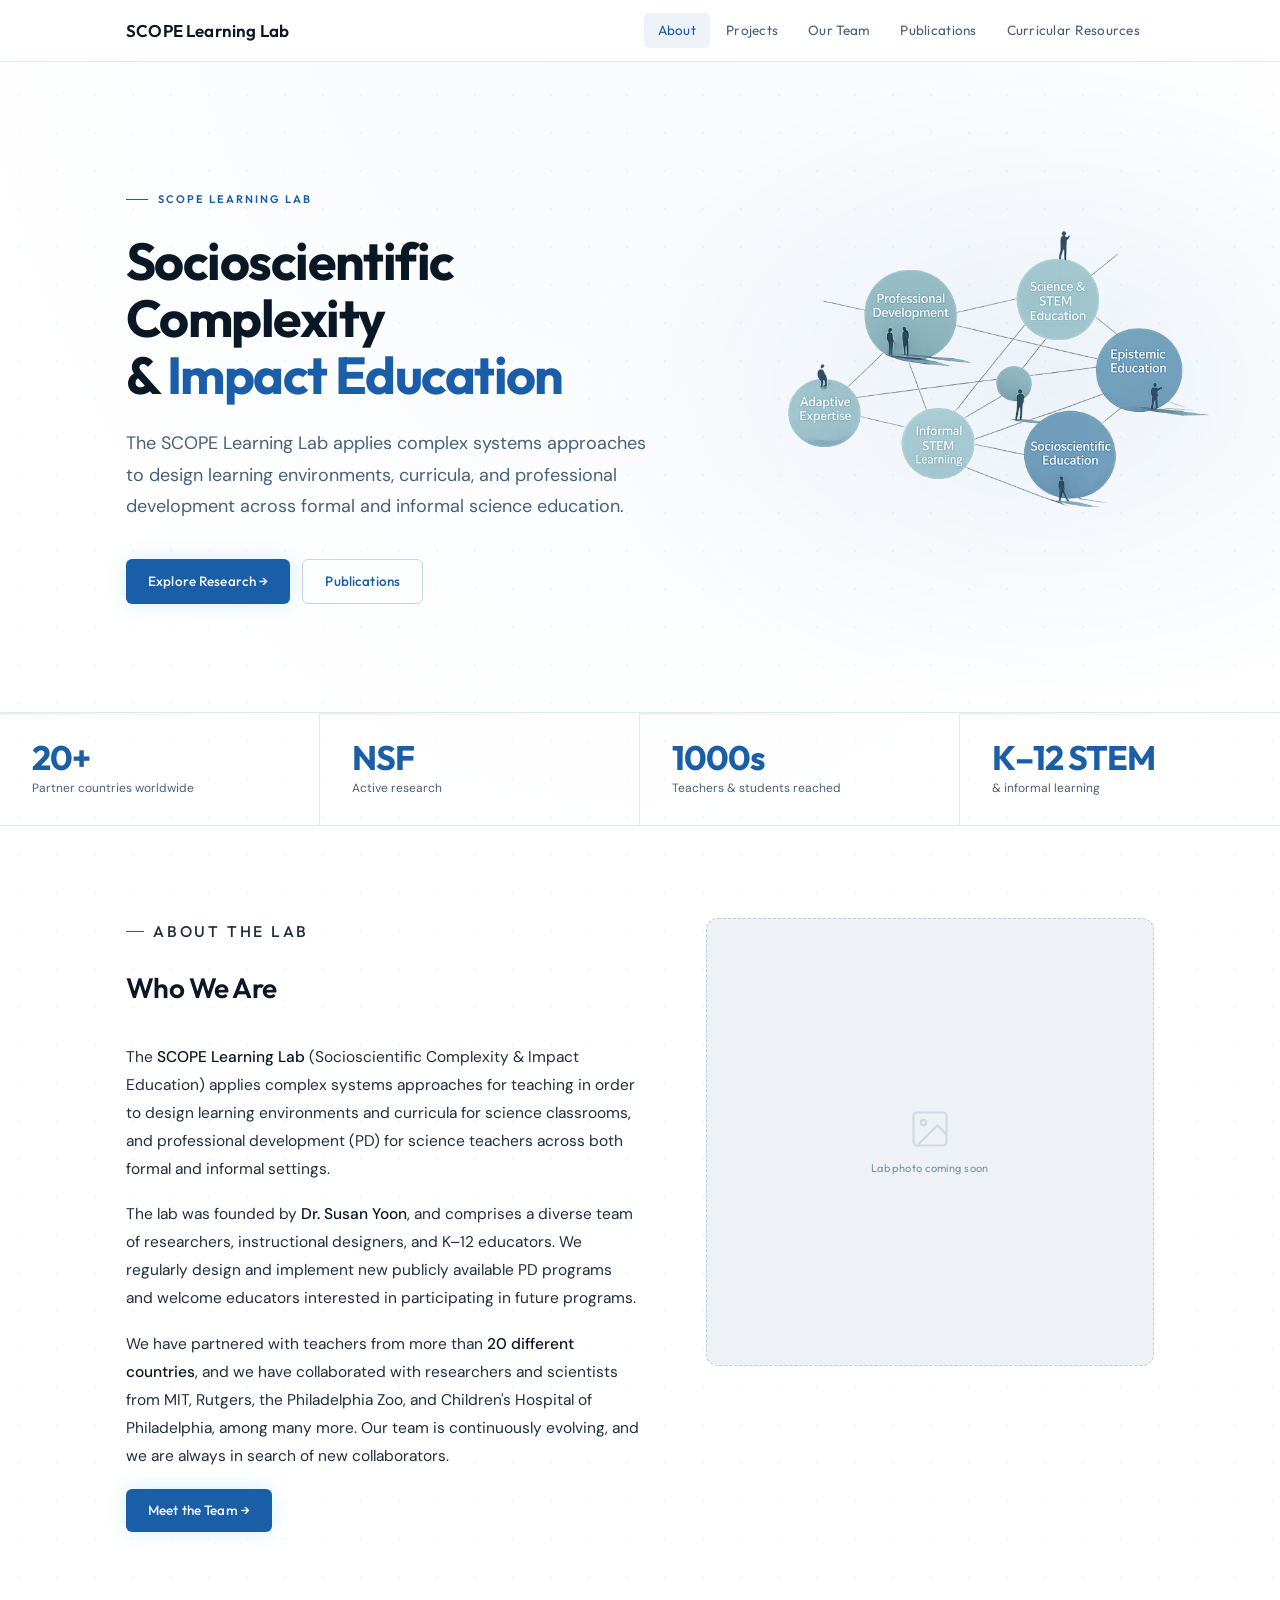
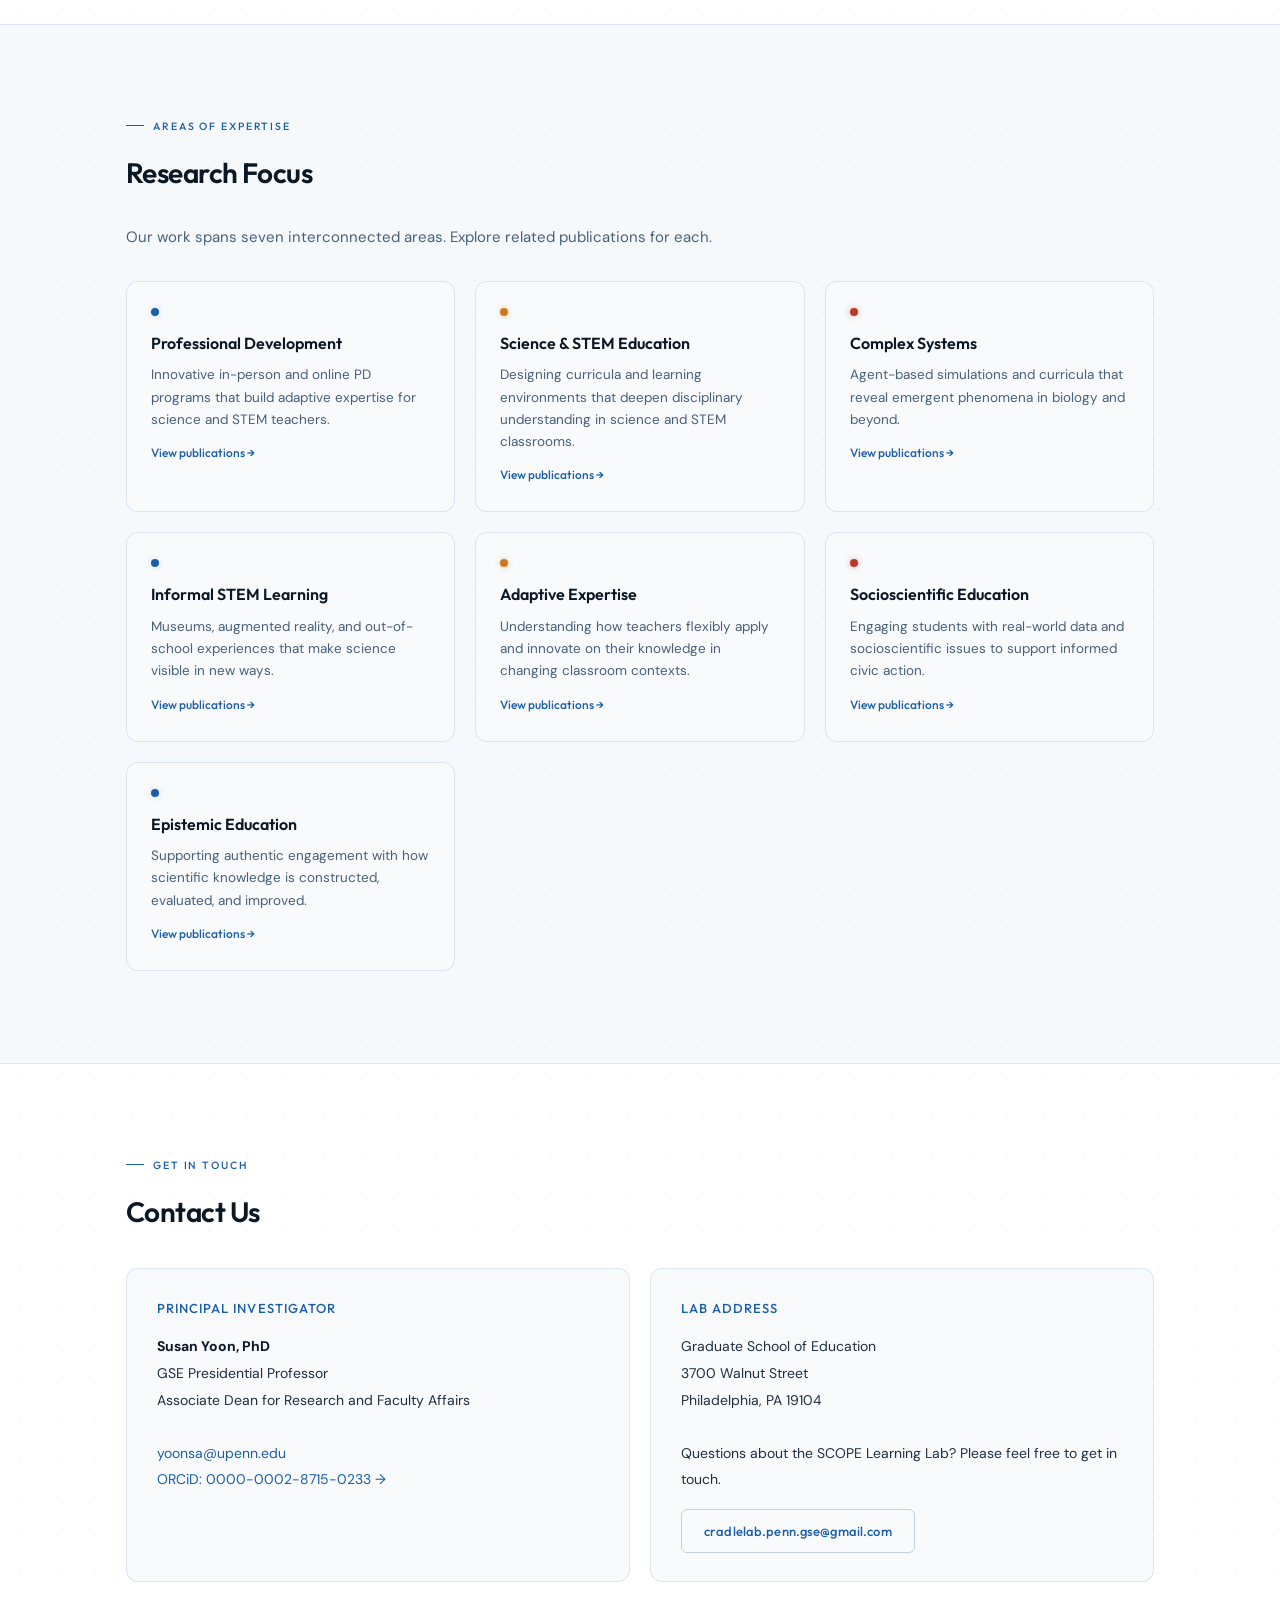
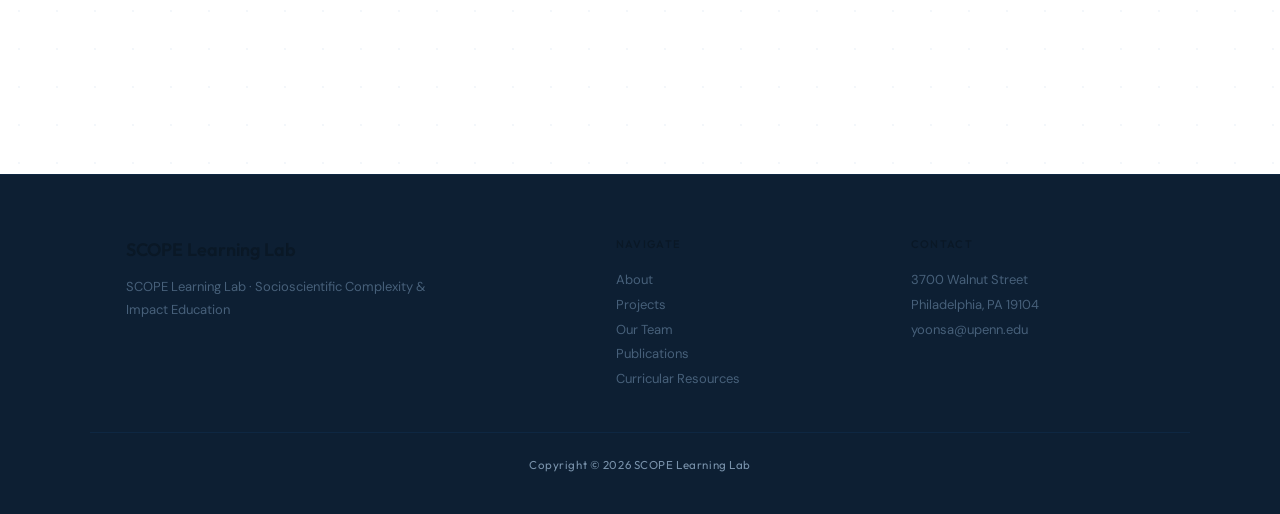
<file: index.html>
<!DOCTYPE html>
<html lang="en">
<head>
  <meta charset="UTF-8"/>
  <meta name="viewport" content="width=device-width, initial-scale=1.0"/>
  <title>SCOPE Learning Lab</title>
  <link rel="stylesheet" href="assets/css/style.css"/>
  <style>
    /* ---- HERO ---- */
    .hero {
      position: relative; overflow: hidden;
      padding: 128px 0 108px;
      min-height: 560px;
      display: flex; align-items: center;
      border-bottom: 1px solid var(--border);
      background:
        radial-gradient(ellipse 60% 80% at 82% 50%, rgba(26,94,168,0.07) 0%, transparent 62%);
    }
    /* Network image background */
    .hero-network {
      position: absolute; right: -3%; top: 50%; transform: translateY(-50%);
      width: 760px; max-width: 50vw; opacity: 0.97; pointer-events: none;
    }

    .hero .container { width: 100%; }
    .hero-content { position: relative; z-index: 2; max-width: 560px; }
    .hero-eyebrow {
      font-family: var(--font-display); font-size: 11px; font-weight: 600;
      letter-spacing: 0.18em; text-transform: uppercase; color: var(--cyan);
      margin-bottom: 24px; display: flex; align-items: center; gap: 10px;
    }
    .hero-eyebrow::before { content:''; width: 22px; height:1px; background: var(--cyan); }

    .hero h1 {
      font-family: var(--font-display); font-size: 52px; font-weight: 700;
      color: var(--text-bright); line-height: 1.1; letter-spacing: -0.03em;
    }
    .hero h1 .accent { color: var(--cyan); }
    .hero-sub {
      margin-top: 24px; font-size: 18px; font-weight: 400;
      color: var(--text-muted); line-height: 1.75; max-width: 520px;
    }
    .hero-actions { margin-top: 36px; display: flex; gap: 12px; flex-wrap: wrap; }

    /* ---- STATS ---- */
    .stats-row {
      display: grid; grid-template-columns: repeat(4,1fr);
      border-bottom: 1px solid var(--border);
    }
    .stat-cell {
      padding: 28px 32px; border-right: 1px solid var(--border);
      position: relative;
    }
    .stat-cell:last-child { border-right: none; }
    .stat-cell::before {
      content: ''; position: absolute; top: 0; left: 0; right: 0; height: 2px;
      background: linear-gradient(to right, var(--cyan-dim), transparent);
    }
    .stat-num {
      font-family: var(--font-display); font-size: 34px; font-weight: 700;
      color: var(--cyan); letter-spacing: -0.03em; line-height: 1;
    }
    .stat-label { font-size: 12px; color: var(--text-muted); margin-top: 5px; line-height: 1.4; }

    /* ---- ABOUT GRID ---- */
    .about-grid { display: grid; grid-template-columns: 1.15fr 1fr; gap: 64px; align-items: start; }
    .about-text p { color: var(--text); line-height: 1.8; margin-bottom: 18px; font-size: 15.5px; }
    .about-text p:last-child { margin-bottom: 0; }
    .about-text strong { color: var(--text-bright); font-weight: 500; }

    /* ---- RESEARCH AREAS ---- */
    .areas-grid { display: grid; grid-template-columns: repeat(3,1fr); gap: 20px; }
    .area-card {
      display: block; text-decoration: none;
      background: var(--panel); border: 1px solid var(--border);
      border-radius: var(--radius-lg); padding: 26px 24px 22px;
      transition: border-color .2s, box-shadow .2s, transform .2s;
    }
    .area-card:hover { border-color: var(--cyan); box-shadow: var(--glow); transform: translateY(-3px); text-decoration:none; }
    .area-card .dot { width:8px; height:8px; border-radius:50%; background: var(--cyan); box-shadow: 0 0 6px var(--cyan-glow); margin-bottom:14px; }
    .area-card h3 { font-family: var(--font-display); font-size:16px; font-weight:600; color:var(--text-bright); margin-bottom:7px; }
    .area-card p  { font-size:13.5px; color:var(--text-muted); line-height:1.65; }
    .area-card .area-link { display:inline-block; margin-top:12px; font-family:var(--font-display); font-size:12px; font-weight:500; color:var(--cyan); }

    /* ---- CONTACT ---- */
    .contact-grid { display: grid; grid-template-columns: 1fr 1fr; gap: 20px; }
    .contact-card {
      background: var(--panel); border: 1px solid var(--border);
      border-radius: var(--radius-lg); padding: 28px 30px;
    }
    .contact-card h3 { font-family: var(--font-display); font-size:13px; font-weight:500; letter-spacing:.08em; text-transform:uppercase; color:var(--cyan); margin-bottom:14px; }
    .contact-card p  { font-size:14px; color:var(--text); line-height:1.9; }
    .contact-card a  { color:var(--cyan); }

    @media(max-width:900px){
      .hero h1 { font-size:36px; }
      .hero-network { display:none; }
      .stats-row { grid-template-columns:repeat(2,1fr); }
      .about-grid { grid-template-columns:1fr; }
      .areas-grid { grid-template-columns:repeat(2,1fr); }
      .contact-grid { grid-template-columns:1fr; }
    }
    @media(max-width:600px){
      .areas-grid { grid-template-columns:1fr; }
      .stats-row { grid-template-columns:repeat(2,1fr); }
    }
  </style>
</head>
<body>

<nav class="site-nav">
  <div class="nav-inner">
    <a href="index.html" class="nav-logo">
      SCOPE Learning Lab
    </a>
    <div class="nav-links">
      <a href="index.html" class="active">About</a>
      <a href="pages/projects.html">Projects</a>
      <a href="pages/team.html">Our Team</a>
      <a href="pages/publications.html">Publications</a>
      <a href="pages/curricular-resources.html">Curricular Resources</a>
    </div>
    <button class="nav-hamburger" aria-label="Toggle menu" aria-expanded="false">&#9776;</button>
  </div>
</nav>

<!-- HERO -->
<section class="hero">
  <!-- Network visualization background -->
  <img class="hero-network" src="assets/images/hero-network.png" alt="Diagram of the lab's seven research focus areas: Professional Development, Science & STEM Education, Epistemic Education, Adaptive Expertise, Informal STEM Learning, and Socioscientific Education, shown as connected nodes" />

  <div class="container">
    <div class="hero-content">
      <p class="hero-eyebrow">SCOPE Learning Lab</p>
      <h1>Socioscientific Complexity<br>&amp; <span class="accent">Impact Education</span></h1>
      <p class="hero-sub">The SCOPE Learning Lab applies complex systems approaches to design learning environments, curricula, and professional development across formal and informal science education.</p>
      <div class="hero-actions">
        <a href="pages/projects.html" class="btn btn-primary">Explore Research →</a>
        <a href="pages/publications.html" class="btn btn-outline">Publications</a>
      </div>
    </div>
  </div>
</section>

<!-- STATS -->
<div class="stats-row">
  <div class="stat-cell"><div class="stat-num">20+</div><div class="stat-label">Partner countries worldwide</div></div>
  <div class="stat-cell"><div class="stat-num">NSF</div><div class="stat-label">Active research</div></div>
  <div class="stat-cell"><div class="stat-num">1000s</div><div class="stat-label">Teachers &amp; students reached</div></div>
  <div class="stat-cell"><div class="stat-num">K–12 STEM</div><div class="stat-label">&amp; informal learning</div></div>
</div>

<main>
  <!-- ABOUT -->
  <section class="section">
    <div class="container">
      <div class="about-grid">
        <div class="about-text">
          <p class="section-label">About the Lab</p>
          <h2>Who We Are</h2>
          <p>The <strong>SCOPE Learning Lab</strong> (Socioscientific Complexity &amp; Impact Education) applies complex systems approaches for teaching in order to design learning environments and curricula for science classrooms, and professional development (PD) for science teachers across both formal and informal settings.</p>
          <p>The lab was founded by <strong>Dr. Susan Yoon</strong>, and comprises a diverse team of researchers, instructional designers, and K–12 educators. We regularly design and implement new publicly available PD programs and welcome educators interested in participating in future programs.</p>
          <p>We have partnered with teachers from more than <strong>20 different countries</strong>, and we have collaborated with researchers and scientists from MIT, Rutgers, the Philadelphia Zoo, and Children's Hospital of Philadelphia, among many more. Our team is continuously evolving, and we are always in search of new collaborators.</p>
          <div class="mt-lg" style="display:flex; gap:12px; flex-wrap:wrap;">
            <a href="pages/team.html" class="btn btn-primary">Meet the Team →</a>
        </div>
        </div>
        <div>
          <div class="photo-placeholder" style="min-height:300px;">
            <svg width="44" height="44" fill="none" stroke="currentColor" stroke-width="1.2" viewBox="0 0 24 24"><rect x="3" y="3" width="18" height="18" rx="2"/><circle cx="8.5" cy="8.5" r="1.5"/><path d="M21 15l-5-5L5 21"/></svg>
            <span>Lab photo coming soon</span>
          </div>
        </div>
      </div>
    </div>
  </section>

  <!-- RESEARCH AREAS -->
  <section class="section" style="background:rgba(26,94,168,0.04);">
    <div class="container">
      <p class="section-label">Areas of Expertise</p>
      <h2>Research Focus</h2>
      <p style="max-width:640px; color:var(--text-muted); margin:-4px 0 30px; font-size:15px;">Our work spans seven interconnected areas. Explore related publications for each.</p>
      <div class="areas-grid">
        <a class="area-card" href="pages/publications.html">
          <div class="dot"></div><h3>Professional Development</h3>
          <p>Innovative in-person and online PD programs that build adaptive expertise for science and STEM teachers.</p>
          <span class="area-link">View publications →</span>
        </a>
        <a class="area-card" href="pages/publications.html">
          <div class="dot" style="background:var(--amber);box-shadow:0 0 6px rgba(201,122,30,.4);"></div><h3>Science &amp; STEM Education</h3>
          <p>Designing curricula and learning environments that deepen disciplinary understanding in science and STEM classrooms.</p>
          <span class="area-link">View publications →</span>
        </a>
        <a class="area-card" href="pages/publications.html">
          <div class="dot" style="background:var(--coral);box-shadow:0 0 6px rgba(184,58,42,.4);"></div><h3>Complex Systems</h3>
          <p>Agent-based simulations and curricula that reveal emergent phenomena in biology and beyond.</p>
          <span class="area-link">View publications →</span>
        </a>
        <a class="area-card" href="pages/publications.html">
          <div class="dot"></div><h3>Informal STEM Learning</h3>
          <p>Museums, augmented reality, and out-of-school experiences that make science visible in new ways.</p>
          <span class="area-link">View publications →</span>
        </a>
        <a class="area-card" href="pages/publications.html">
          <div class="dot" style="background:var(--amber);box-shadow:0 0 6px rgba(201,122,30,.4);"></div><h3>Adaptive Expertise</h3>
          <p>Understanding how teachers flexibly apply and innovate on their knowledge in changing classroom contexts.</p>
          <span class="area-link">View publications →</span>
        </a>
        <a class="area-card" href="pages/publications.html">
          <div class="dot" style="background:var(--coral);box-shadow:0 0 6px rgba(184,58,42,.4);"></div><h3>Socioscientific Education</h3>
          <p>Engaging students with real-world data and socioscientific issues to support informed civic action.</p>
          <span class="area-link">View publications →</span>
        </a>
        <a class="area-card" href="pages/publications.html">
          <div class="dot"></div><h3>Epistemic Education</h3>
          <p>Supporting authentic engagement with how scientific knowledge is constructed, evaluated, and improved.</p>
          <span class="area-link">View publications →</span>
        </a>
      </div>
    </div>
  </section>

  <!-- CONTACT -->
  <section class="section">
    <div class="container">
      <p class="section-label">Get in Touch</p>
      <h2>Contact Us</h2>
      <div class="contact-grid">
        <div class="contact-card">
          <h3>Principal Investigator</h3>
          <p><strong style="color:var(--text-bright);">Susan Yoon, PhD</strong><br>
          GSE Presidential Professor<br>Associate Dean for Research and Faculty Affairs<br><br>
          <a href="mailto:yoonsa@upenn.edu">yoonsa@upenn.edu</a><br>
          <a href="https://orcid.org/0000-0002-8715-0233" target="_blank" rel="noopener">ORCiD: 0000-0002-8715-0233 →</a></p>
        </div>
        <div class="contact-card">
          <h3>Lab Address</h3>
          <p>Graduate School of Education<br>3700 Walnut Street<br>Philadelphia, PA 19104<br><br>
          Questions about the SCOPE Learning Lab? Please feel free to get in touch.</p>
          <div style="margin-top:16px;">
            <a href="mailto:cradlelab.penn.gse@gmail.com" class="btn btn-outline" style="font-size:13px;">cradlelab.penn.gse@gmail.com</a>
          </div>
        </div>
      </div>
    </div>
  </section>
</main>

<footer class="site-footer">
  <div class="footer-inner">
    <div>
      <div class="footer-logo">SCOPE Learning Lab</div>
      <p class="footer-desc">SCOPE Learning Lab · Socioscientific Complexity & Impact Education</p>
    </div>
    <div class="footer-col">
      <h4>Navigate</h4>
      <p><a href="index.html">About</a><br><a href="pages/projects.html">Projects</a><br><a href="pages/team.html">Our Team</a><br><a href="pages/publications.html">Publications</a><br><a href="pages/curricular-resources.html">Curricular Resources</a></p>
    </div>
    <div class="footer-col">
      <h4>Contact</h4>
      <p>3700 Walnut Street<br>Philadelphia, PA 19104<br><a href="mailto:yoonsa@upenn.edu">yoonsa@upenn.edu</a></p>
    </div>
  </div>
  <div class="footer-bottom">Copyright © 2026 SCOPE Learning Lab</div>
</footer>
<script src="assets/js/main.js"></script>
</body>
</html>
</file>
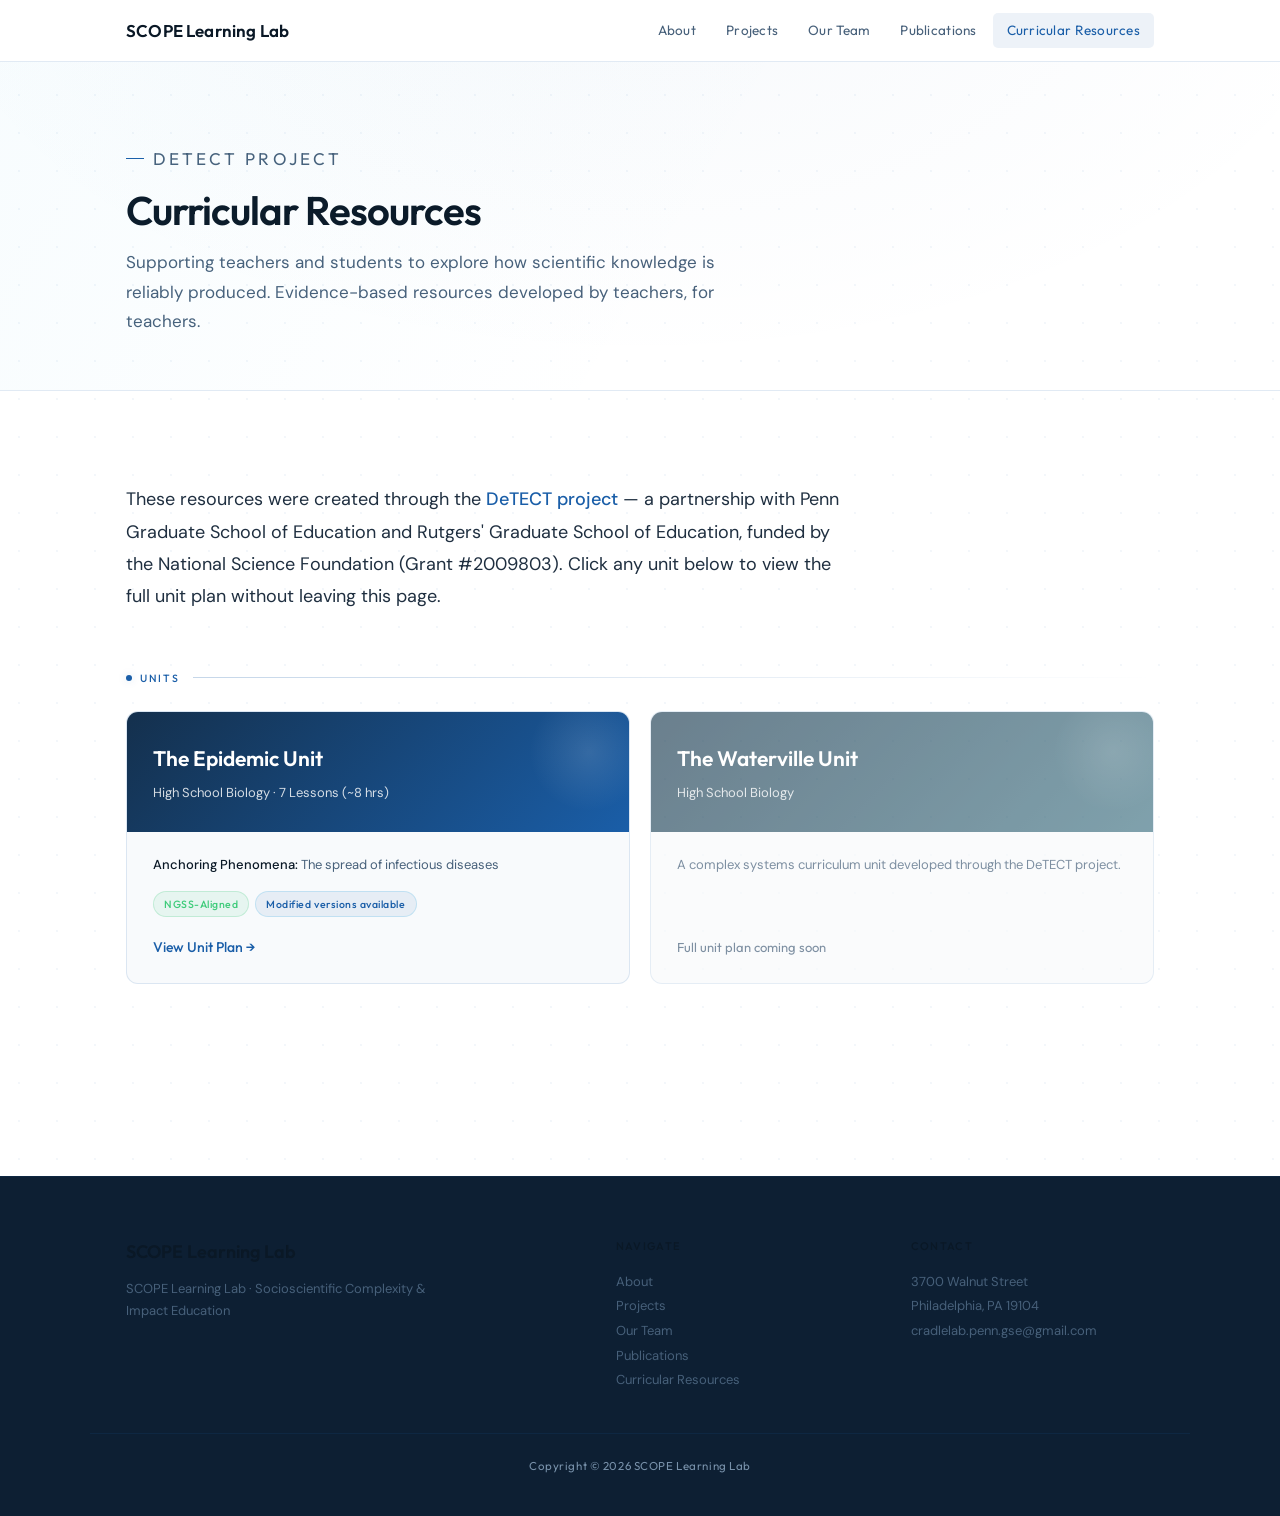
<file: pages/curricular-resources.html>
<!DOCTYPE html>
<html lang="en">
<head>
  <meta charset="UTF-8"/>
  <meta name="viewport" content="width=device-width, initial-scale=1.0"/>
  <title>Curricular Resources — SCOPE Learning Lab</title>
  <link rel="stylesheet" href="../assets/css/style.css"/>
  <style>
    /* ---- INTRO ---- */
    .cr-intro { max-width:720px; }
    .cr-intro p { font-size:18px; color:var(--text); line-height:1.8; margin-bottom:16px; }
    .cr-intro a { color:var(--cyan); font-weight:500; }

    /* ---- UNIT CARDS ---- */
    .units-grid { display:grid; grid-template-columns:repeat(2,1fr); gap:20px; margin-top:8px; }
    .unit-card {
      background:var(--panel); border:1px solid var(--border);
      border-radius:var(--radius-lg); overflow:hidden;
      transition:border-color .2s, box-shadow .2s, transform .2s;
      cursor:pointer; display:flex; flex-direction:column;
    }
    .unit-card:hover { border-color:var(--border-mid); box-shadow:var(--glow); transform:translateY(-3px); }
    .unit-card.disabled { cursor:default; opacity:.7; }
    .unit-card.disabled:hover { transform:none; box-shadow:none; border-color:var(--border); }
    .unit-banner {
      background:linear-gradient(135deg, #14304d 0%, #1a5ea8 100%);
      padding:28px 26px; color:#fff; position:relative; overflow:hidden;
    }
    .unit-banner::after {
      content:''; position:absolute; right:-20px; top:-20px;
      width:120px; height:120px; border-radius:50%;
      background:radial-gradient(circle, rgba(255,255,255,0.12), transparent 70%);
    }
    .unit-banner h3 { font-family:var(--font-display); font-size:21px; font-weight:600; color:#fff; margin-bottom:6px; }
    .unit-banner .unit-meta { font-size:13px; color:rgba(255,255,255,0.82); }
    .unit-body { padding:22px 26px 24px; flex:1; display:flex; flex-direction:column; }
    .unit-anchor { font-size:13px; color:var(--text-muted); margin-bottom:14px; }
    .unit-anchor strong { color:var(--text-bright); font-weight:500; }
    .unit-tags { display:flex; gap:6px; flex-wrap:wrap; margin-bottom:18px; }
    .unit-cta {
      margin-top:auto; font-family:var(--font-display); font-size:14px; font-weight:500;
      color:var(--cyan); display:inline-flex; align-items:center; gap:6px;
    }
    .unit-soon { font-family:var(--font-display); font-size:13px; color:var(--text-muted); margin-top:auto; }

    /* ================= MODAL ================= */
    .modal-overlay {
      position:fixed; inset:0; z-index:1000;
      background:rgba(10,25,45,0.6); backdrop-filter:blur(6px); -webkit-backdrop-filter:blur(6px);
      display:none; align-items:flex-start; justify-content:center;
      padding:40px 20px; overflow-y:auto;
    }
    .modal-overlay.open { display:flex; }
    .modal {
      background:#fff; border-radius:var(--radius-lg);
      max-width:1180px; width:100%; margin:auto;
      box-shadow:0 20px 60px rgba(0,0,0,0.3);
      position:relative; animation:modalIn .25s ease;
    }
    @keyframes modalIn { from{opacity:0; transform:translateY(20px) scale(.98);} to{opacity:1; transform:none;} }
    .modal-close {
      position:sticky; top:0; float:right; margin:16px 16px 0 0;
      width:38px; height:38px; border-radius:50%; border:none;
      background:#14304d; color:#fff; font-size:20px; cursor:pointer; z-index:5;
      display:flex; align-items:center; justify-content:center;
      transition:background .15s;
    }
    .modal-close:hover { background:#1a5ea8; }
    .modal-inner { padding:36px 44px 48px; }

    /* Unit title bar in modal */
    .mu-title { display:flex; align-items:baseline; gap:18px; flex-wrap:wrap; padding-bottom:20px; margin-bottom:0; }
    .mu-title h2 { font-family:var(--font-display); font-size:34px; font-weight:700; color:#14304d; letter-spacing:-0.02em; margin:0; }
    .mu-title .mu-sub { font-family:var(--font-display); font-size:16px; color:var(--text-muted); }

    /* Modal tab navigation */
    .mu-tabs {
      display:flex; gap:4px; border-bottom:2px solid var(--border);
      margin-bottom:30px; position:sticky; top:0; background:#fff; z-index:3;
      padding-top:4px;
    }
    .mu-tab {
      font-family:var(--font-display); font-size:15px; font-weight:500;
      color:var(--text-muted); background:none; border:none; cursor:pointer;
      padding:12px 22px; border-bottom:3px solid transparent; margin-bottom:-2px;
      transition:color .15s, border-color .15s; display:flex; align-items:center; gap:8px;
    }
    .mu-tab:hover { color:#14304d; }
    .mu-tab.active { color:#1a5ea8; border-bottom-color:#1a5ea8; }
    .mu-tab .tab-num {
      font-size:11px; font-weight:600; width:20px; height:20px; border-radius:50%;
      background:var(--panel-light); color:var(--text-muted);
      display:inline-flex; align-items:center; justify-content:center;
      transition:background .15s, color .15s;
    }
    .mu-tab.active .tab-num { background:#1a5ea8; color:#fff; }
    .mu-panel { display:none; animation:tabIn .25s ease; }
    .mu-panel.active { display:block; }
    @keyframes tabIn { from{opacity:0; transform:translateY(8px);} to{opacity:1; transform:none;} }
    @media(max-width:600px){
      .mu-tabs { gap:0; }
      .mu-tab { padding:10px 12px; font-size:13px; }
      .mu-tab .tab-label-full { display:none; }
    }

    /* Section blocks */
    .mu-block { margin-bottom:32px; }
    .mu-bar {
      background:#14304d; color:#fff; font-family:var(--font-display);
      font-size:18px; font-weight:600; padding:12px 20px;
      border-radius:8px 8px 0 0; text-align:center;
    }
    .mu-bar.teal { background:#2c6da3; }
    .mu-content {
      border:1px solid var(--border); border-top:none;
      border-radius:0 0 8px 8px; padding:22px 24px;
      background:var(--panel);
    }
    .mu-content p { font-size:15px; color:var(--text); line-height:1.7; }

    /* Overview + IEF two-column */
    .mu-overview-grid { display:grid; grid-template-columns:1.5fr 1fr; gap:20px; }
    @media(max-width:780px){ .mu-overview-grid { grid-template-columns:1fr; } }

    /* IEF list */
    .ief-item { display:flex; gap:12px; margin-bottom:18px; }
    .ief-item:last-child { margin-bottom:0; }
    .ief-icon { font-size:22px; flex-shrink:0; line-height:1.3; }
    .ief-text h5 { font-family:var(--font-display); font-size:14px; font-weight:600; color:var(--text-bright); margin-bottom:3px; }
    .ief-text p { font-size:13px; color:var(--text-muted); line-height:1.6; }
    .ief-text .ief-note { font-style:italic; font-size:12.5px; color:var(--text-dim); margin-top:4px; }

    /* NGSS grid */
    .ngss-grid { display:grid; grid-template-columns:1fr 1.4fr; gap:24px; }
    @media(max-width:780px){ .ngss-grid { grid-template-columns:1fr; } }
    .ngss-col h4 { font-family:var(--font-display); font-size:16px; font-weight:600; color:#1a5ea8; margin-bottom:12px; }
    .lo-group { margin-bottom:16px; }
    .lo-group strong { display:block; font-size:13.5px; color:var(--text-bright); margin-bottom:4px; }
    .lo-group ol { margin:0 0 0 18px; font-size:13.5px; color:var(--text); line-height:1.6; }
    .dci-row { margin-bottom:14px; padding-bottom:14px; border-bottom:1px solid var(--border); }
    .dci-row:last-child { border-bottom:none; }
    .dci-code { font-family:var(--font-display); font-size:12px; font-weight:600; color:#14304d; background:var(--panel-light); padding:2px 8px; border-radius:4px; display:inline-block; margin-bottom:5px; }
    .dci-text { font-size:13px; color:var(--text); line-height:1.55; }
    .dci-text b { color:#1a5ea8; font-weight:600; }
    .ccc-list { display:flex; flex-wrap:wrap; gap:8px; margin-top:14px; }
    .ccc-chip { font-family:var(--font-display); font-size:12px; padding:4px 12px; border-radius:16px; background:rgba(201,122,30,0.1); color:#a8650f; border:1px solid rgba(201,122,30,0.22); }

    /* ---- LESSON CARDS (PDF format) ---- */
    .lessons-head { font-family:var(--font-display); font-size:22px; font-weight:700; color:#14304d; margin:8px 0 6px; }
    .lessons-sub { font-size:14px; color:var(--text-muted); margin-bottom:24px; }
    .lesson-card {
      border:1px solid var(--border); border-radius:var(--radius-lg);
      overflow:hidden; margin-bottom:22px; background:#fff;
    }
    .lesson-title-bar {
      font-family:var(--font-display); font-size:20px; font-weight:700; color:#14304d;
      padding:18px 22px 14px;
    }
    .lesson-grid {
      display:grid;
      grid-template-columns:1fr 1fr 1fr;
      grid-template-rows:auto auto;
      gap:10px; padding:0 14px 14px;
    }
    .lp { border-radius:8px; overflow:hidden; border:1px solid var(--border); display:flex; flex-direction:column; }
    .lp-head { font-family:var(--font-display); font-size:14px; font-weight:600; color:#fff; padding:10px 14px; text-align:center; }
    .lp-head.dark { background:#14304d; }
    .lp-head.teal { background:#2c6da3; }
    .lp-body { padding:14px 16px; background:var(--panel); flex:1; }
    .lp-overview { grid-column:1; grid-row:1 / 3; }
    .lp-takeaways { grid-column:2; grid-row:1; }
    .lp-whatwedo { grid-column:3; grid-row:1; }
    .lp-resources { grid-column:2 / 4; grid-row:2; }
    @media(max-width:780px){
      .lesson-grid { grid-template-columns:1fr; grid-template-rows:none; }
      .lp-overview,.lp-takeaways,.lp-whatwedo,.lp-resources { grid-column:1; grid-row:auto; }
    }
    .lp-meta { font-size:13px; color:var(--text-bright); font-weight:500; margin-bottom:4px; }
    .lp-slides { font-size:12.5px; color:var(--text-muted); margin-bottom:14px; }
    .lp-ieflabel { font-family:var(--font-display); font-size:11px; font-weight:600; letter-spacing:.08em; text-transform:uppercase; color:var(--cyan); margin-bottom:8px; }
    .lp-ief { display:flex; gap:8px; margin-bottom:10px; font-size:12.5px; color:var(--text); line-height:1.5; }
    .lp-ief .ic { font-size:15px; flex-shrink:0; }
    .lp-list { list-style:none; margin:0; padding:0; }
    .lp-list li { font-size:13px; color:var(--text); line-height:1.55; margin-bottom:9px; padding-left:16px; position:relative; }
    .lp-list li::before { content:''; position:absolute; left:0; top:7px; width:6px; height:6px; border-radius:50%; background:var(--cyan); }
    .lp-list li b { color:var(--text-bright); font-weight:600; }
    .lp-list.hw li::before { background:var(--amber); }
    .res-links { display:flex; flex-wrap:wrap; gap:10px 24px; }
    .res-link { font-family:var(--font-display); font-size:13px; font-weight:500; color:var(--cyan); text-decoration:underline; }
    .res-link.plain { color:var(--text-muted); text-decoration:none; }

    /* Learning sequence (Unit Map tab) */
    .seq { display:flex; flex-wrap:wrap; gap:10px; margin-bottom:32px; align-items:stretch; }
    .seq-step {
      flex:1; min-width:130px; background:var(--panel); border:1px solid var(--border);
      border-radius:8px; padding:14px 16px; position:relative;
    }
    .seq-step .seq-n {
      font-family:var(--font-display); font-size:11px; font-weight:600;
      color:#fff; background:#1a5ea8; width:22px; height:22px; border-radius:50%;
      display:flex; align-items:center; justify-content:center; margin-bottom:8px;
    }
    .seq-step h5 { font-family:var(--font-display); font-size:13px; font-weight:600; color:#14304d; margin-bottom:3px; line-height:1.3; }
    .seq-step .seq-time { font-size:11.5px; color:var(--text-muted); }
    .seq-arrow { align-self:center; color:var(--border-mid); font-size:18px; }
    @media(max-width:780px){ .seq-arrow { display:none; } .seq-step { min-width:calc(50% - 6px); } }

    /* Download buttons (Resources tab) */
    .dl-section { margin-bottom:34px; }
    .dl-section > h4 {
      font-family:var(--font-display); font-size:16px; font-weight:600; color:#14304d;
      margin-bottom:6px;
    }
    .dl-section > .dl-desc { font-size:13.5px; color:var(--text-muted); margin-bottom:16px; }
    .dl-grid { display:grid; grid-template-columns:repeat(auto-fill,minmax(280px,1fr)); gap:12px; }
    .dl-btn {
      display:flex; align-items:center; gap:14px;
      background:var(--panel); border:1px solid var(--border); border-radius:10px;
      padding:16px 18px; text-decoration:none; transition:border-color .18s, box-shadow .18s, transform .18s;
    }
    .dl-btn:hover { border-color:var(--border-mid); box-shadow:var(--glow); transform:translateY(-2px); text-decoration:none; }
    .dl-icon {
      width:42px; height:42px; border-radius:8px; flex-shrink:0;
      background:#1a5ea8; color:#fff; display:flex; align-items:center; justify-content:center;
    }
    .dl-icon.gdoc { background:#2c6da3; }
    .dl-icon.slides { background:#c97a1e; }
    .dl-icon.sim { background:#2c8a5e; }
    .dl-text { flex:1; min-width:0; }
    .dl-text .dl-label { font-family:var(--font-display); font-size:14px; font-weight:600; color:#14304d; line-height:1.3; }
    .dl-text .dl-type { font-size:12px; color:var(--text-muted); margin-top:2px; }
    .dl-arrow { color:var(--cyan); font-size:18px; flex-shrink:0; }
    .dl-soon {
      font-family:var(--font-display); font-size:13px; color:var(--text-muted);
      padding:14px 18px; background:var(--panel-light); border:1px dashed var(--border-mid);
      border-radius:10px;
    }

    @media(max-width:600px){
      .units-grid { grid-template-columns:1fr; }
      .modal-inner { padding:24px 20px 32px; }
      .mu-title h2 { font-size:26px; }
    }
  </style>
</head>
<body>

<nav class="site-nav">
  <div class="nav-inner">
    <a href="../index.html" class="nav-logo">SCOPE Learning Lab</a>
    <div class="nav-links">
      <a href="../index.html">About</a>
      <a href="projects.html">Projects</a>
      <a href="team.html">Our Team</a>
      <a href="publications.html">Publications</a>
      <a href="curricular-resources.html" class="active">Curricular Resources</a>
    </div>
    <button class="nav-hamburger" aria-label="Toggle menu" aria-expanded="false">&#9776;</button>
  </div>
</nav>

<div class="page-header">
  <div class="container">
    <p class="section-label">DeTECT Project</p>
    <h1>Curricular Resources</h1>
    <p>Supporting teachers and students to explore how scientific knowledge is reliably produced. Evidence-based resources developed by teachers, for teachers.</p>
  </div>
</div>

<main>
  <section class="section">
    <div class="container">
      <div class="cr-intro">
        <p>These resources were created through the <a href="projects.html">DeTECT project</a> — a partnership with Penn Graduate School of Education and Rutgers' Graduate School of Education, funded by the National Science Foundation (Grant #2009803). Click any unit below to view the full unit plan without leaving this page.</p>
      </div>

      <div class="sec-divider"><span>Units</span><div class="line"></div></div>

      <div class="units-grid">

        <!-- Epidemic Unit (clickable → modal) -->
        <div class="unit-card" onclick="openUnit('epidemic')">
          <div class="unit-banner">
            <h3>The Epidemic Unit</h3>
            <div class="unit-meta">High School Biology · 7 Lessons (~8 hrs)</div>
          </div>
          <div class="unit-body">
            <div class="unit-anchor"><strong>Anchoring Phenomena:</strong> The spread of infectious diseases</div>
            <div class="unit-tags">
              <span class="tag nsf">NGSS-Aligned</span>
              <span class="tag">Modified versions available</span>
            </div>
            <span class="unit-cta">View Unit Plan →</span>
          </div>
        </div>

        <!-- Waterville Unit (placeholder) -->
        <div class="unit-card disabled">
          <div class="unit-banner" style="background:linear-gradient(135deg,#2c4a5e 0%,#4a7a8a 100%);">
            <h3>The Waterville Unit</h3>
            <div class="unit-meta">High School Biology</div>
          </div>
          <div class="unit-body">
            <div class="unit-anchor">A complex systems curriculum unit developed through the DeTECT project.</div>
            <span class="unit-soon">Full unit plan coming soon</span>
          </div>
        </div>

      </div>
    </div>
  </section>
</main>

<!-- ================= EPIDEMIC UNIT MODAL ================= -->
<div class="modal-overlay" id="unit-epidemic" role="dialog" aria-modal="true" aria-label="The Epidemic Unit plan">
  <div class="modal">
    <button class="modal-close" onclick="closeUnit()" aria-label="Close">&times;</button>
    <div class="modal-inner">

      <div class="mu-title">
        <h2>The Epidemic Unit</h2>
        <span class="mu-sub">High School Biology · 7 Lessons · Total Time = 480 minutes (8 hrs)</span>
      </div>

      <!-- TAB NAVIGATION -->
      <div class="mu-tabs" role="tablist">
        <button class="mu-tab active" data-mtab="overview" role="tab" aria-selected="true">
          <span class="tab-num">1</span><span>Unit Overview</span>
        </button>
        <button class="mu-tab" data-mtab="map" role="tab" aria-selected="false">
          <span class="tab-num">2</span><span>Unit Map</span>
        </button>
        <button class="mu-tab" data-mtab="resources" role="tab" aria-selected="false">
          <span class="tab-num">3</span><span>Resources &amp; <span class="tab-label-full">Downloads</span></span>
        </button>
      </div>

      <!-- ============ TAB 1: UNIT OVERVIEW ============ -->
      <div class="mu-panel active" data-mpanel="overview">

        <!-- Unit Overview + IEFs -->
        <div class="mu-overview-grid">
          <div class="mu-block" style="margin-bottom:32px;">
            <div class="mu-bar">Unit Overview</div>
            <div class="mu-content">
              <p>Students will work together to recommend a mitigation strategy for a fictional town facing an epidemic. They will do this by using a computer-based simulation to design multiple experiments, collect data, engage in peer review, and construct and critique conclusions with the goal of seeking consensus. Students will grasp the methodological and social practices that scientists use to generate reliable knowledge. This unit can serve as a replacement or supplement to a Nature of Science unit.</p>
            </div>
          </div>
          <div class="mu-block" style="margin-bottom:32px;">
            <div class="mu-bar teal">Instructional Epistemic Frames</div>
            <div class="mu-content">
              <div class="ief-item">
                <span class="ief-icon">🌎</span>
                <div class="ief-text"><h5>Anchoring in Real-World Phenomena</h5><p>Teacher moves that focus classroom instruction on relevant, familiar, and meaningful real-world phenomena to students.</p></div>
              </div>
              <div class="ief-item">
                <span class="ief-icon">💡</span>
                <div class="ief-text"><h5>Eliciting Students' Ideas</h5><p>Teacher moves that prompt and incorporate students' ideas to shape classroom experiences.</p></div>
              </div>
              <div class="ief-item">
                <span class="ief-icon">🔍</span>
                <div class="ief-text"><h5>Orienting to the Discipline</h5><p>Teacher moves that direct students to learn about how scientists and science, as a discipline, operate.</p></div>
              </div>
              <div class="ief-item">
                <span class="ief-icon">🔬</span>
                <div class="ief-text"><h5>Orienting to Epistemic Practices</h5><p>Teacher moves that engage students in learning about and applying scientific knowledge-building practices with the goal of understanding how scientific knowledge is constructed, evaluated, and improved.</p></div>
              </div>
            </div>
          </div>
        </div>

        <!-- Alignment to NGSS -->
        <div class="mu-block">
          <div class="mu-bar">Alignment to NGSS</div>
          <div class="mu-content">
            <div class="ngss-grid">
              <div class="ngss-col">
                <h4>Learning Objectives</h4>
                <div class="lo-group">
                  <strong>Biology</strong>
                  <ol>
                    <li>Explore how disease is spread and what conditions in a population affect their spread.</li>
                    <li>Understand how models are a tool scientists use to understand a phenomena and develop solutions.</li>
                  </ol>
                </div>
                <div class="lo-group">
                  <strong>Complex Systems</strong>
                  <ol>
                    <li>Explain how large scale patterns can be created (emerge) when individuals follow simple rules.</li>
                    <li>Use the example of a town to explain how programmed individual behavior can impact the spread of disease even though the system level itself (the overall spread) is not programmed.</li>
                  </ol>
                </div>
                <h4 style="margin-top:20px;">Cross-Cutting Concepts</h4>
                <div class="ccc-list">
                  <span class="ccc-chip">1 · Patterns</span>
                  <span class="ccc-chip">2 · Cause and effect</span>
                  <span class="ccc-chip">3 · Scale, proportion, and quantity</span>
                  <span class="ccc-chip">4 · Systems and systems modeling</span>
                  <span class="ccc-chip">7 · Stability and change</span>
                </div>
              </div>
              <div class="ngss-col">
                <h4>Disciplinary Core Ideas</h4>
                <div class="dci-row">
                  <span class="dci-code">LS2.C · Ecosystem Dynamics, Functioning, and Resilience</span>
                  <div class="dci-text"><b>HS-LS2-6.</b> Evaluating claims, evidence, and reasoning that the complex interactions in ecosystems maintain relatively consistent numbers and types of organisms in stable conditions, but changing conditions may result in a new ecosystem.</div>
                </div>
                <div class="dci-row">
                  <span class="dci-code">LS2.D · Social Interactions and Group Behavior</span>
                  <div class="dci-text"><b>HS-LS2-8.</b> Evaluate evidence for the role of group behavior on individual and species' chances to survive and reproduce.</div>
                </div>
                <div class="dci-row">
                  <span class="dci-code">ETS.1.B · Developing Possible Solutions</span>
                  <div class="dci-text"><b>HS-ETS1-1.</b> Analyze a major global challenge to specify qualitative and quantitative criteria and constraints for solutions that account for societal needs and wants.</div>
                </div>
                <div class="dci-row">
                  <span class="dci-code">ETS.1.C · Optimizing the Design Solution</span>
                  <div class="dci-text"><b>HS-ETS1-4.</b> Use a computer simulation to model the impact of proposed solutions to a complex real-world problem with numerous criteria and constraints on interactions within and between systems relevant to the problem.</div>
                </div>
              </div>
            </div>
          </div>
        </div>
      </div><!-- /tab overview -->

      <!-- ============ TAB 2: UNIT MAP ============ -->
      <div class="mu-panel" data-mpanel="map">
        <div class="lessons-head">Learning Sequence</div>
        <div class="lessons-sub">The unit progresses through 7 lessons, building from modeling fundamentals to communicating science in the public sphere.</div>

        <!-- Visual progression -->
        <div class="seq">
          <div class="seq-step"><div class="seq-n">1</div><h5>Why Model</h5><div class="seq-time">~60 min</div></div>
          <div class="seq-arrow">→</div>
          <div class="seq-step"><div class="seq-n">2</div><h5>Reliable Strategies</h5><div class="seq-time">~60 min</div></div>
          <div class="seq-arrow">→</div>
          <div class="seq-step"><div class="seq-n">3</div><h5>The Epidemic Simulation</h5><div class="seq-time">~60 min</div></div>
          <div class="seq-arrow">→</div>
          <div class="seq-step"><div class="seq-n">4</div><h5>Planning an Experiment</h5><div class="seq-time">~120 min</div></div>
          <div class="seq-arrow">→</div>
          <div class="seq-step"><div class="seq-n">5</div><h5>Resolving Disagreement</h5><div class="seq-time">~60 min</div></div>
          <div class="seq-arrow">→</div>
          <div class="seq-step"><div class="seq-n">6</div><h5>Making Sense of Data</h5><div class="seq-time">~60 min</div></div>
          <div class="seq-arrow">→</div>
          <div class="seq-step"><div class="seq-n">7</div><h5>Connecting to the Public Sphere</h5><div class="seq-time">~60 min</div></div>
        </div>

        <div class="lessons-head">Lesson Details</div>
        <div class="lessons-sub">A full guide to each lesson, with teaching resources linked in each card.</div>
        <div id="lesson-container"><!-- lessons injected by JS --></div>
      </div><!-- /tab map -->

      <!-- ============ TAB 3: RESOURCES & DOWNLOADS ============ -->
      <div class="mu-panel" data-mpanel="resources">
        <div class="dl-section">
          <h4>Original Lesson Plan</h4>
          <p class="dl-desc">The complete Epidemic Unit slideshow covering all 7 lessons.</p>
          <div class="dl-grid">
            <a class="dl-btn" href="https://docs.google.com/presentation/d/1jo4Fm87GOxE93UdPpIaCYWj842AW3tVVD8pvEgMAOnw/copy?usp=sharing" target="_blank" rel="noopener">
              <span class="dl-icon slides">▦</span>
              <span class="dl-text"><span class="dl-label">Full Unit Slideshow</span><span class="dl-type">Google Slides · all 7 lessons</span></span>
              <span class="dl-arrow">↗</span>
            </a>
            <a class="dl-btn" href="https://www.slnova.org/djwendel/projects/848057/" target="_blank" rel="noopener">
              <span class="dl-icon sim">◈</span>
              <span class="dl-text"><span class="dl-label">Epidemic Simulation</span><span class="dl-type">StarLogo Nova · interactive model</span></span>
              <span class="dl-arrow">↗</span>
            </a>
          </div>
        </div>

        <div class="dl-section">
          <h4>Lesson Reasoning &amp; Notes</h4>
          <p class="dl-desc">Detailed reasoning and teaching notes for each lesson (PDF).</p>
          <div class="dl-grid">
            <a class="dl-btn" href="../assets/docs/lesson-1-reasoning-notes.pdf" target="_blank" rel="noopener">
              <span class="dl-icon">📄</span><span class="dl-text"><span class="dl-label">Lesson 1 · Why Model</span><span class="dl-type">PDF</span></span><span class="dl-arrow">↓</span>
            </a>
            <a class="dl-btn" href="../assets/docs/lesson-2-reasoning-notes.pdf" target="_blank" rel="noopener">
              <span class="dl-icon">📄</span><span class="dl-text"><span class="dl-label">Lesson 2 · Reliable Strategies</span><span class="dl-type">PDF</span></span><span class="dl-arrow">↓</span>
            </a>
            <a class="dl-btn" href="../assets/docs/lesson-3-reasoning-notes.pdf" target="_blank" rel="noopener">
              <span class="dl-icon">📄</span><span class="dl-text"><span class="dl-label">Lesson 3 · The Epidemic Simulation</span><span class="dl-type">PDF</span></span><span class="dl-arrow">↓</span>
            </a>
            <a class="dl-btn" href="../assets/docs/lesson-4-reasoning-notes.pdf" target="_blank" rel="noopener">
              <span class="dl-icon">📄</span><span class="dl-text"><span class="dl-label">Lesson 4 · Planning an Experiment</span><span class="dl-type">PDF</span></span><span class="dl-arrow">↓</span>
            </a>
            <a class="dl-btn" href="../assets/docs/lesson-5-reasoning-notes.pdf" target="_blank" rel="noopener">
              <span class="dl-icon">📄</span><span class="dl-text"><span class="dl-label">Lesson 5 · Resolving Disagreement</span><span class="dl-type">PDF</span></span><span class="dl-arrow">↓</span>
            </a>
            <a class="dl-btn" href="../assets/docs/lesson-6-reasoning-notes.pdf" target="_blank" rel="noopener">
              <span class="dl-icon">📄</span><span class="dl-text"><span class="dl-label">Lesson 6 · Making Sense of Data</span><span class="dl-type">PDF</span></span><span class="dl-arrow">↓</span>
            </a>
            <a class="dl-btn" href="../assets/docs/lesson-7-reasoning-notes.pdf" target="_blank" rel="noopener">
              <span class="dl-icon">📄</span><span class="dl-text"><span class="dl-label">Lesson 7 · Connecting to the Public Sphere</span><span class="dl-type">PDF</span></span><span class="dl-arrow">↓</span>
            </a>
          </div>
        </div>

        <div class="dl-section">
          <h4>Student Handouts &amp; Supporting Materials</h4>
          <p class="dl-desc">Documents students and teachers use throughout the unit.</p>
          <div class="dl-grid">
            <a class="dl-btn" href="https://docs.google.com/document/d/1biUX6Nukaq-TP_jFdrkwR3ukE-jqP5-7/edit" target="_blank" rel="noopener">
              <span class="dl-icon gdoc">📝</span><span class="dl-text"><span class="dl-label">Student Experimentation Report</span><span class="dl-type">Google Doc · Lesson 4</span></span><span class="dl-arrow">↗</span>
            </a>
            <a class="dl-btn" href="https://docs.google.com/document/d/1gxmKdH3_vcvvcnZZTP0Izz9v07uIu38VsvxHBi0y0zY/edit?usp=sharing" target="_blank" rel="noopener">
              <span class="dl-icon gdoc">📝</span><span class="dl-text"><span class="dl-label">Prompts for Students Stuck / Finishing Early</span><span class="dl-type">Google Doc · Lesson 4</span></span><span class="dl-arrow">↗</span>
            </a>
            <a class="dl-btn" href="https://docs.google.com/document/d/1XAKy0KY49tUJla3DIP4J9p5p1sWYfUmi6ULiJrXJLMI/edit?usp=sharing" target="_blank" rel="noopener">
              <span class="dl-icon gdoc">📝</span><span class="dl-text"><span class="dl-label">Evidence #2 Transcript</span><span class="dl-type">Google Doc · Lesson 7</span></span><span class="dl-arrow">↗</span>
            </a>
            <a class="dl-btn" href="https://en.wikipedia.org/wiki/Friction_motor" target="_blank" rel="noopener">
              <span class="dl-icon">🔗</span><span class="dl-text"><span class="dl-label">How a Pull-back Car Works</span><span class="dl-type">Reference · Lesson 1</span></span><span class="dl-arrow">↗</span>
            </a>
          </div>
        </div>

        <div class="dl-section">
          <h4>Modified Lesson Plans</h4>
          <p class="dl-desc">Versions of the Epidemic Unit adapted by teachers for their own classrooms, with tracked changes showing their exact additions and removals.</p>
          <div class="dl-soon">Teacher-modified versions (including Lauren's Version and a Chemistry-focused adaptation) coming soon.</div>
        </div>
      </div><!-- /tab resources -->

      <div style="margin-top:24px; padding:16px 20px; background:var(--panel-light); border-radius:8px; font-size:13px; color:var(--text-muted);">
        A partnership with Penn Graduate School of Education and Rutgers' Graduate School of Education, funded by the National Science Foundation Grant #2009803.
      </div>

    </div>
  </div>
</div>

<footer class="site-footer">
  <div class="footer-inner">
    <div>
      <div class="footer-logo">SCOPE Learning Lab</div>
      <p class="footer-desc">SCOPE Learning Lab · Socioscientific Complexity & Impact Education</p>
    </div>
    <div class="footer-col">
      <h4>Navigate</h4>
      <p><a href="../index.html">About</a><br><a href="projects.html">Projects</a><br><a href="team.html">Our Team</a><br><a href="publications.html">Publications</a><br><a href="curricular-resources.html">Curricular Resources</a></p>
    </div>
    <div class="footer-col">
      <h4>Contact</h4>
      <p>3700 Walnut Street<br>Philadelphia, PA 19104<br><a href="mailto:cradlelab.penn.gse@gmail.com">cradlelab.penn.gse@gmail.com</a></p>
    </div>
  </div>
  <div class="footer-bottom">Copyright © 2026 SCOPE Learning Lab</div>
</footer>

<script src="../assets/js/main.js"></script>
<script>
/* =========================================================
   EPIDEMIC UNIT — lesson data
   To edit a lesson, just change the text below. To add a
   lesson, copy one {...} block and append it to the array.
   ========================================================= */
const epidemicLessons = [
  {
    title: "Lesson 1 — Why Model",
    time: "One 60-minute period",
    slides: "Slides 2–18",
    iefs: [
      {ic:"💡", t:"Students display prior knowledge on how models are used and model construction"},
      {ic:"🔍", t:"Develop shared criteria for good models"},
      {ic:"🔬", t:"Understand scientists have shared criteria for communicating scientific information, and rely on peer feedback to construct reliable claims"}
    ],
    takeaways: [
      "Define a scientific model",
      "Develop <b>shared criteria</b> for good models that can be used throughout the year",
      "Utilize scientific discourse to communicate information"
    ],
    whatwedo: [
      "Students are introduced to the concept of modeling through several example images <b>(10 minutes)</b>",
      "Students work in groups to observe and experiment with a pullback car to develop a model that explains how it functions <b>(15 minutes)</b>",
      "Students share out developed models and provide feedback to peers <b>(15 minutes)</b>",
      "Class develops shared list of good model criteria <b>(15 minutes)</b>"
    ],
    hw: "Students utilize evidence to determine the most accurate model and rank evidence to begin thinking about criteria for good practices (Lesson 2)",
    resources: [
      {label:"Reasoning and Lesson Notes", url:"../assets/docs/lesson-1-reasoning-notes.pdf"},
      {label:"Alternative Model-Making Lesson", url:"https://docs.google.com/presentation/d/1jo4Fm87GOxE93UdPpIaCYWj842AW3tVVD8pvEgMAOnw/copy?usp=sharing"},
      {label:"Explanation of How a Pull-back Car Works", url:"https://en.wikipedia.org/wiki/Friction_motor"},
      {label:"Homework Key", url:null},
      {label:"Video Demonstration", url:null}
    ]
  },
  {
    title: "Lesson 2 — Reliable Strategies",
    time: "One 60-minute period",
    slides: "Slides 12–26",
    iefs: [
      {ic:"🌎", t:"Spread of infectious diseases"},
      {ic:"💡", t:"Students display prior knowledge on good scientific practices"},
      {ic:"🔍", t:"Develop shared criteria for good scientific practices grounded in students' prior knowledge"},
      {ic:"🔬", t:"Understand scientists have shared criteria for scientific practices"}
    ],
    takeaways: [
      "Develop shared criteria for good scientific practices that can be used throughout the year",
      "Reflect on how criteria for good scientific practices may influence the criteria for good models",
      "Connect student-generated criteria to scientist-generated criteria"
    ],
    whatwedo: [
      "Students debate ranking of evidence from previous night's homework (about the spread of disease) <b>(30 min)</b>",
      "Class develops an initial list of criteria for good scientific practices and reflects on how this list connects to the criteria for good models <b>(30 min)</b>"
    ],
    hw: null,
    resources: [
      {label:"Reasoning and Lesson Notes", url:"../assets/docs/lesson-2-reasoning-notes.pdf"},
      {label:"Video Demonstration", url:null}
    ]
  },
  {
    title: "Lesson 3 — The Epidemic Simulation",
    time: "One 60-minute period",
    slides: "Slides 27–52",
    iefs: [
      {ic:"🌎", t:"Spread of infectious diseases"},
      {ic:"💡", t:"Students share experiences with infectious diseases and their observations about the epidemic simulation"},
      {ic:"🔍", t:"Students evaluate scientific practices based on their list of reliable practices developed in Lesson 2"}
    ],
    takeaways: [
      "Students explore a model that can be used to understand the effect of mitigation factors on disease spread",
      "Students assess experimental designs to ensure they adhere to agreed upon criteria for good practices"
    ],
    whatwedo: [
      "Students reflect on what they would do if a new, unknown illness is spreading through the population (this can be related to COVID-19) <b>(15 min)</b>",
      "Students explore the epidemic simulation to determine its capabilities and limitations <b>(25 min)</b>",
      "Students assess previously designed experiments based on list of criteria for good scientific practices <b>(20 min)</b>"
    ],
    hw: null,
    resources: [
      {label:"Reasoning and Lesson Notes", url:"../assets/docs/lesson-3-reasoning-notes.pdf"},
      {label:"Video Demonstration", url:null},
      {label:"Simulation Link", url:"https://www.slnova.org/djwendel/projects/848057/"}
    ]
  },
  {
    title: "Lesson 4 — Planning an Experiment",
    time: "Two 60-minute periods",
    slides: "Slides 53–68",
    iefs: [
      {ic:"🌎", t:"Spread of infectious diseases"},
      {ic:"💡", t:"Students develop experimental procedures and critique each other's designs"},
      {ic:"🔍", t:"Students design an experiment that will be used to develop evidence-based claims"},
      {ic:"🔬", t:"Students understand that scientists use critique to generate reliable experimental designs"}
    ],
    takeaways: [
      "Students utilize the previously established criteria for good practices to design an experiment that will be later used to make evidence-based claims about real world phenomena",
      "Class serves as a scientific community to provide feedback on one another's experimental designs"
    ],
    whatwedo: [
      "Students work in their peer groups to come up with an experimental procedure for their mitigation factor <b>(30 min)</b>",
      "Students present their designs to their peers for critique <b>(30 min)</b>",
      "Students revise their designs and then move on to conducting the experiment and collecting data as they described <b>(40 min)</b>"
    ],
    hw: null,
    resources: [
      {label:"Reasoning and Lesson Notes", url:"../assets/docs/lesson-4-reasoning-notes.pdf"},
      {label:"Prompts for students who are stuck/finish early", url:"https://docs.google.com/document/d/1gxmKdH3_vcvvcnZZTP0Izz9v07uIu38VsvxHBi0y0zY/edit?usp=sharing"},
      {label:"Student Experimentation Report", url:"https://docs.google.com/document/d/1biUX6Nukaq-TP_jFdrkwR3ukE-jqP5-7/edit"},
      {label:"Simulation Link", url:"https://www.slnova.org/djwendel/projects/848057/"}
    ]
  },
  {
    title: "Lesson 5 — Resolving Disagreement",
    time: "One 60-minute period",
    slides: "Slides 69–86",
    iefs: [
      {ic:"🌎", t:"Spread of infectious diseases"},
      {ic:"💡", t:"Students discuss the causes of scientific disagreement, how scientists can resolve disagreements, and the value of trying to come to consensus in science"},
      {ic:"🔍", t:"Students develop arguments with evidence-based reasons; align models with evidence; modify models to fit discrepant evidence; resolve differences by finding relevant differences in experimental methods"},
      {ic:"🔬", t:"Students understand that scientists disagree and the disagreement yields richer understanding"}
    ],
    takeaways: [
      "Review collected data to identify and explain disagreements",
      "Discuss possible strategies for how to deal with discrepant data",
      "Generate a conclusion that fits all the high-quality evidence using the strategies for resolving disagreement, as discussed in the lesson"
    ],
    whatwedo: [
      "Class discusses why disagreement might occur in scientific community and how it can be addressed <b>(10 min)</b>",
      "Students analyze sample disagreements related to the epidemic simulation and identify possible causes and conclusions <b>(20 min)</b>",
      "Students analyze the collected data to arrive at a conclusion that fits all high-quality evidence <b>(30 min)</b>"
    ],
    hw: null,
    resources: [
      {label:"Reasoning and Lesson Notes", url:"../assets/docs/lesson-5-reasoning-notes.pdf"},
      {label:"Video Demonstration", url:null}
    ]
  },
  {
    title: "Lesson 6 — Making Sense of Data",
    time: "One 60-minute period",
    slides: "Slides 87–94",
    iefs: [
      {ic:"🌎", t:"Spread of infectious diseases"},
      {ic:"💡", t:"Students communicate their findings to the class"},
      {ic:"🔍", t:"Students seek and use high-quality evidence to support claims"},
      {ic:"🔬", t:"Students understand that scientists review and synthesize the findings of a large number of studies to make stronger conclusions"}
    ],
    takeaways: [
      "Arriving at reliable, scientific conclusions requires scientists to communicate their evidence, resolve disagreement, and seek consensus",
      "Synthesize data from multiple groups to develop a scientific solution to a social problem"
    ],
    whatwedo: [
      "Each group will present their findings about the mitigation strategy they tested <b>(30 min)</b>",
      "Students will have the opportunity to ask their peers questions",
      "Students will synthesize information to conclude the best recommendation for the town <b>(30 min)</b>"
    ],
    hw: null,
    resources: [
      {label:"Reasoning and Lesson Notes", url:"../assets/docs/lesson-6-reasoning-notes.pdf"}
    ]
  },
  {
    title: "Lesson 7 — Connecting to the Public Sphere",
    time: "One 60-minute period",
    slides: "Slides 95–107",
    iefs: [
      {ic:"🌎", t:"Spread of infectious diseases"},
      {ic:"💡", t:"Students rank evidence based on their understanding of good scientific practice"},
      {ic:"🔍", t:"Students evaluate and interpret evidence consistently"},
      {ic:"🔬", t:"Students understand that good scientific practices shape the way we engage with public education"}
    ],
    takeaways: [
      "Students evaluate evidence to arrive at a conclusion rooted in high-quality evidence",
      "Students transfer their scientific thinking utilized in the previous lessons to evaluate scientific information communicated in everyday contexts"
    ],
    whatwedo: [
      "Students understand the factors that were considered when developing the epidemic simulation model (i.e., vaccine efficacy) <b>(20 min)</b>",
      "Students evaluate and rank evidence about the swine flu vaccine <b>(20 min)</b>",
      "Students draw a conclusion about the efficacy of the swine flu vaccine that is based in high-quality evidence <b>(20 min)</b>"
    ],
    hw: null,
    resources: [
      {label:"Reasoning and Lesson Notes", url:"../assets/docs/lesson-7-reasoning-notes.pdf"},
      {label:"Evidence #2 Transcript", url:"https://docs.google.com/document/d/1XAKy0KY49tUJla3DIP4J9p5p1sWYfUmi6ULiJrXJLMI/edit?usp=sharing"}
    ]
  }
];

/* Render lesson cards */
function renderLessons() {
  const c = document.getElementById('lesson-container');
  c.innerHTML = epidemicLessons.map(L => {
    const iefRows = L.iefs.map(i => `<div class="lp-ief"><span class="ic">${i.ic}</span><span>${i.t}</span></div>`).join('');
    const takeaways = L.takeaways.map(t => `<li>${t}</li>`).join('');
    let whatwedo = L.whatwedo.map(w => `<li>${w}</li>`).join('');
    if (L.hw) whatwedo += `<li style="margin-top:4px;"><b>HW:</b> ${L.hw}</li>`;
    /* Resources: items with a url render as real links (open in new tab);
       items with url:null render as muted placeholders until a link is added. */
    const resources = L.resources.map(r =>
      r.url
        ? `<a class="res-link" href="${r.url}" target="_blank" rel="noopener">${r.label}</a>`
        : `<span class="res-link plain">${r.label}</span>`
    ).join('');
    return `
    <div class="lesson-card">
      <div class="lesson-title-bar">${L.title}</div>
      <div class="lesson-grid">
        <div class="lp lp-overview">
          <div class="lp-head dark">Overview of Lesson</div>
          <div class="lp-body">
            <div class="lp-meta">${L.time}</div>
            <div class="lp-slides">${L.slides}</div>
            <div class="lp-ieflabel">Instructional Epistemic Frames</div>
            ${iefRows}
          </div>
        </div>
        <div class="lp lp-takeaways">
          <div class="lp-head dark">Key Takeaways</div>
          <div class="lp-body"><ul class="lp-list">${takeaways}</ul></div>
        </div>
        <div class="lp lp-whatwedo">
          <div class="lp-head teal">What We Do and Figure Out</div>
          <div class="lp-body"><ul class="lp-list">${whatwedo}</ul></div>
        </div>
        <div class="lp lp-resources">
          <div class="lp-head teal">Teaching Resources</div>
          <div class="lp-body"><div class="res-links">${resources}</div></div>
        </div>
      </div>
    </div>`;
  }).join('');
}

/* Modal controls */
function openUnit(id) {
  if (id === 'epidemic') renderLessons();
  const modal = document.getElementById('unit-' + id);
  modal.classList.add('open');
  document.body.style.overflow = 'hidden';
  // Always reset to first tab when opening
  switchTab(modal, 'overview');
  modal.querySelector('.modal').scrollTop = 0;
}
function closeUnit() {
  document.querySelectorAll('.modal-overlay').forEach(m => m.classList.remove('open'));
  document.body.style.overflow = '';
}
/* Tab switching inside a modal */
function switchTab(scope, target) {
  scope.querySelectorAll('.mu-tab').forEach(t => {
    const on = t.dataset.mtab === target;
    t.classList.toggle('active', on);
    t.setAttribute('aria-selected', on);
  });
  scope.querySelectorAll('.mu-panel').forEach(p => {
    p.classList.toggle('active', p.dataset.mpanel === target);
  });
}
document.querySelectorAll('.mu-tab').forEach(tab => {
  tab.addEventListener('click', () => {
    const modal = tab.closest('.modal-overlay');
    switchTab(modal, tab.dataset.mtab);
    // scroll modal body up so the new tab starts at the top
    modal.querySelector('.modal').scrollTop = 0;
    modal.scrollTop = 0;
  });
});
/* Close on backdrop click + Esc */
document.querySelectorAll('.modal-overlay').forEach(m => {
  m.addEventListener('click', e => { if (e.target === m) closeUnit(); });
});
document.addEventListener('keydown', e => { if (e.key === 'Escape') closeUnit(); });
</script>
</body>
</html>
</file>
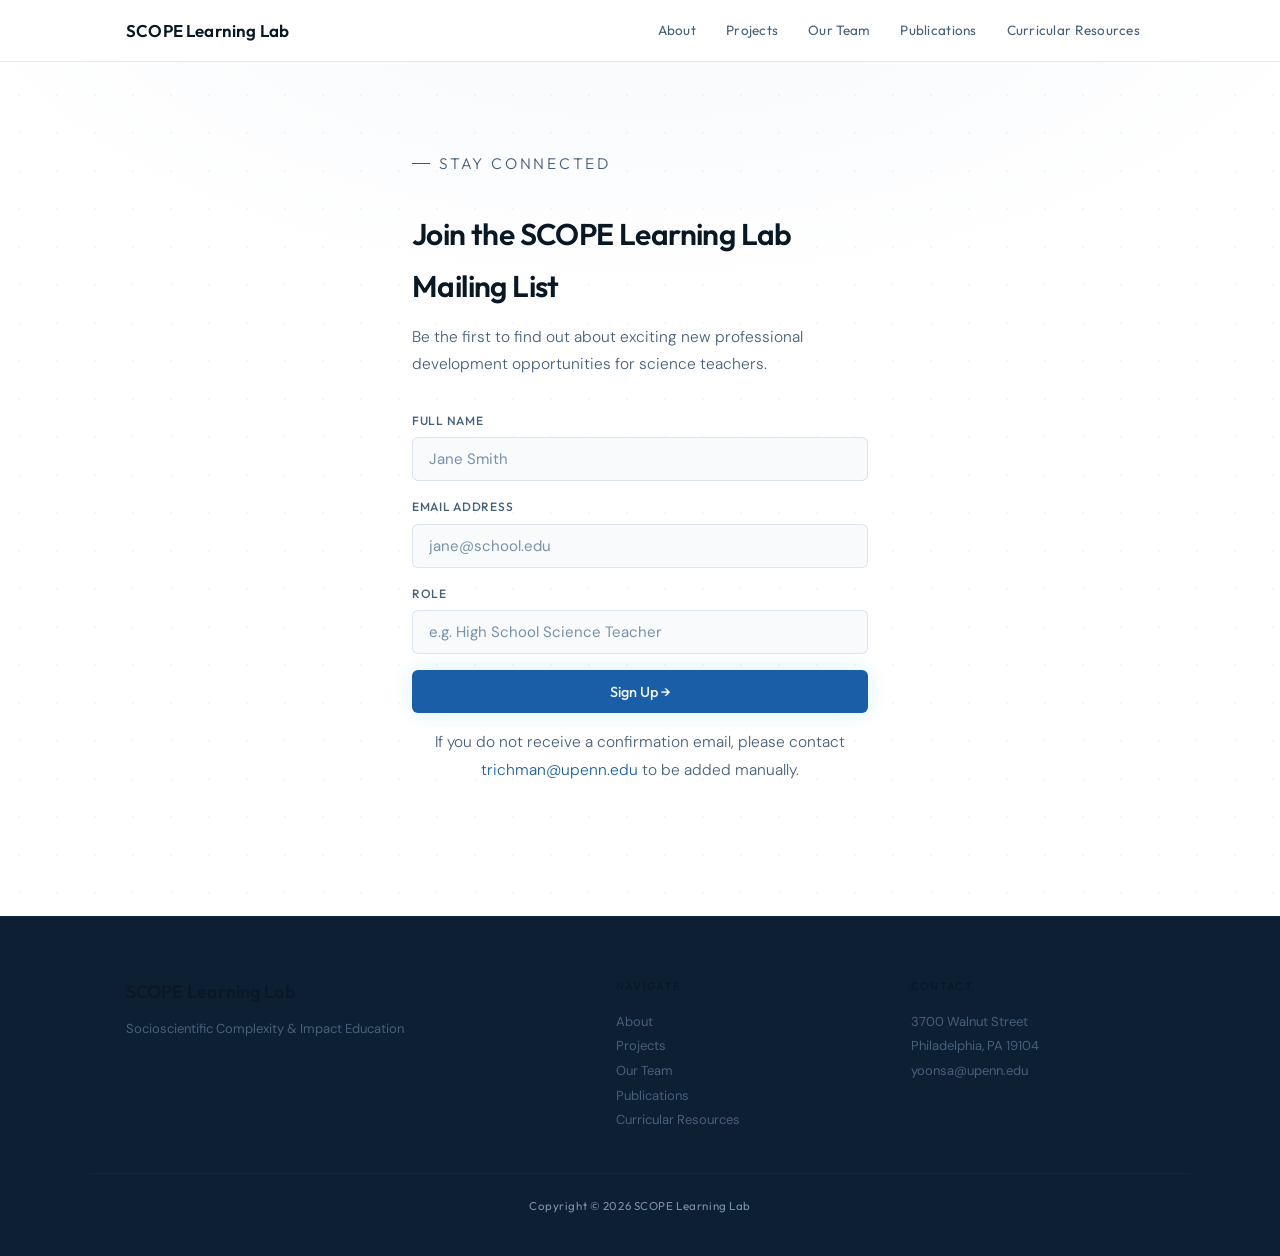
<file: pages/mailinglist.html>
<!DOCTYPE html>
<html lang="en">
<head>
  <meta charset="UTF-8"/>
  <meta name="viewport" content="width=device-width, initial-scale=1.0"/>
  <title>Mailing List — SCOPE Learning Lab</title>
  <link rel="stylesheet" href="../assets/css/style.css"/>
  <style>
    .ml-wrap { max-width:520px; margin:88px auto; padding:0 32px; }
    .ml-wrap h1 { font-family:var(--font-display); font-size:30px; font-weight:600; color:var(--text-bright); margin-bottom:12px; letter-spacing:-0.02em; }
    .ml-wrap p  { color:var(--text-muted); font-size:15.5px; line-height:1.75; margin-bottom:32px; font-weight:300; }
    .ml-form { display:flex; flex-direction:column; gap:16px; }
    .ml-field label { display:block; font-family:var(--font-display); font-size:12px; font-weight:500; color:var(--text-muted); margin-bottom:6px; letter-spacing:.06em; text-transform:uppercase; }
    .ml-field input {
      width:100%; padding:11px 16px;
      background:var(--panel); border:1px solid var(--border);
      border-radius:var(--radius); font-family:var(--font); font-size:15px; color:var(--text-bright);
      transition:border-color .15s, box-shadow .15s;
    }
    .ml-field input::placeholder { color:var(--text-dim); }
    .ml-field input:focus { outline:none; border-color:var(--border-mid); box-shadow:0 0 0 3px var(--cyan-dim); }
    .ml-submit {
      background:var(--cyan); color:var(--deep); border:none;
      padding:12px 24px; border-radius:var(--radius);
      font-family:var(--font-display); font-size:14.5px; font-weight:500; cursor:pointer;
      transition:background .15s, box-shadow .15s;
      box-shadow:0 0 20px rgba(62,184,232,.2);
    }
    .ml-submit:hover { background:var(--node-white); box-shadow:0 0 30px rgba(62,184,232,.35); }
    .ml-note { font-size:12px; color:var(--text-dim); text-align:center; }
    .ml-note a { color:var(--cyan); }
  </style>
</head>
<body>
<nav class="site-nav">
  <div class="nav-inner">
    <a href="../index.html" class="nav-logo">SCOPE Learning Lab</a>
    <div class="nav-links">
      <a href="../index.html">About</a>
      <a href="projects.html">Projects</a>
      <a href="team.html">Our Team</a>
      <a href="publications.html">Publications</a>
      <a href="curricular-resources.html">Curricular Resources</a>
    </div>
    <button class="nav-hamburger" aria-label="Toggle menu" aria-expanded="false">&#9776;</button>
  </div>
</nav>
<main>
  <div class="ml-wrap">
    <p class="section-label" style="justify-content:flex-start;">Stay Connected</p>
    <h1>Join the SCOPE Learning Lab Mailing List</h1>
    <p>Be the first to find out about exciting new professional development opportunities for science teachers.</p>
    <div class="ml-form">
      <div class="ml-field"><label for="ml-name">Full Name</label><input type="text" id="ml-name" placeholder="Jane Smith"/></div>
      <div class="ml-field"><label for="ml-email">Email Address</label><input type="email" id="ml-email" placeholder="jane@school.edu"/></div>
      <div class="ml-field"><label for="ml-role">Role</label><input type="text" id="ml-role" placeholder="e.g. High School Science Teacher"/></div>
      <button class="ml-submit" type="button" onclick="alert('Thank you! If you do not receive an email confirmation, please contact trichman@upenn.edu to be added manually.')">Sign Up →</button>
      <p class="ml-note">If you do not receive a confirmation email, please contact <a href="mailto:trichman@upenn.edu">trichman@upenn.edu</a> to be added manually.</p>
    </div>
  </div>
</main>
<footer class="site-footer">
  <div class="footer-inner">
    <div><div class="footer-logo">SCOPE Learning Lab</div><p class="footer-desc">Socioscientific Complexity & Impact Education</p></div>
    <div class="footer-col"><h4>Navigate</h4><p><a href="../index.html">About</a><br><a href="projects.html">Projects</a><br><a href="team.html">Our Team</a><br><a href="publications.html">Publications</a><br><a href="curricular-resources.html">Curricular Resources</a></p></div>
    <div class="footer-col"><h4>Contact</h4><p>3700 Walnut Street<br>Philadelphia, PA 19104<br><a href="mailto:yoonsa@upenn.edu">yoonsa@upenn.edu</a></p></div>
  </div>
  <div class="footer-bottom">Copyright © 2026 SCOPE Learning Lab</div>
</footer>
<script src="../assets/js/main.js"></script>
</body>
</html>
</file>
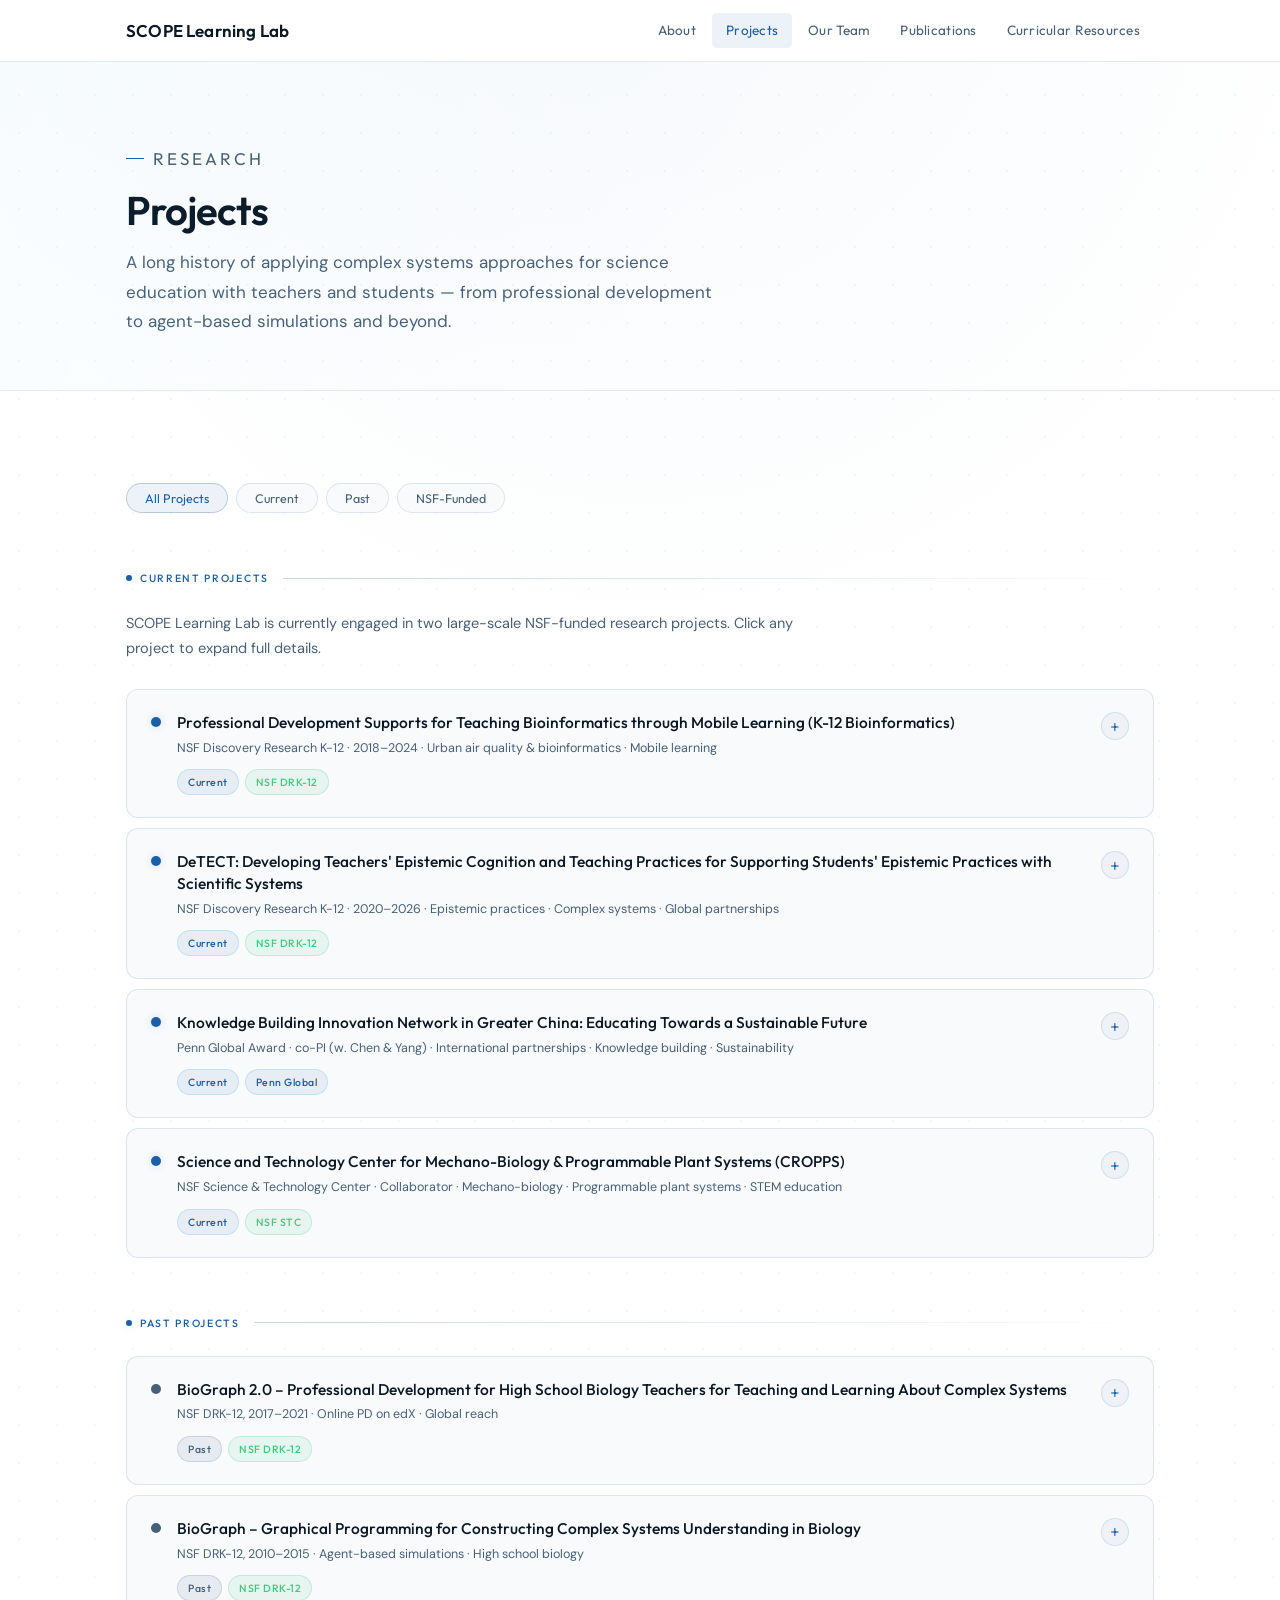
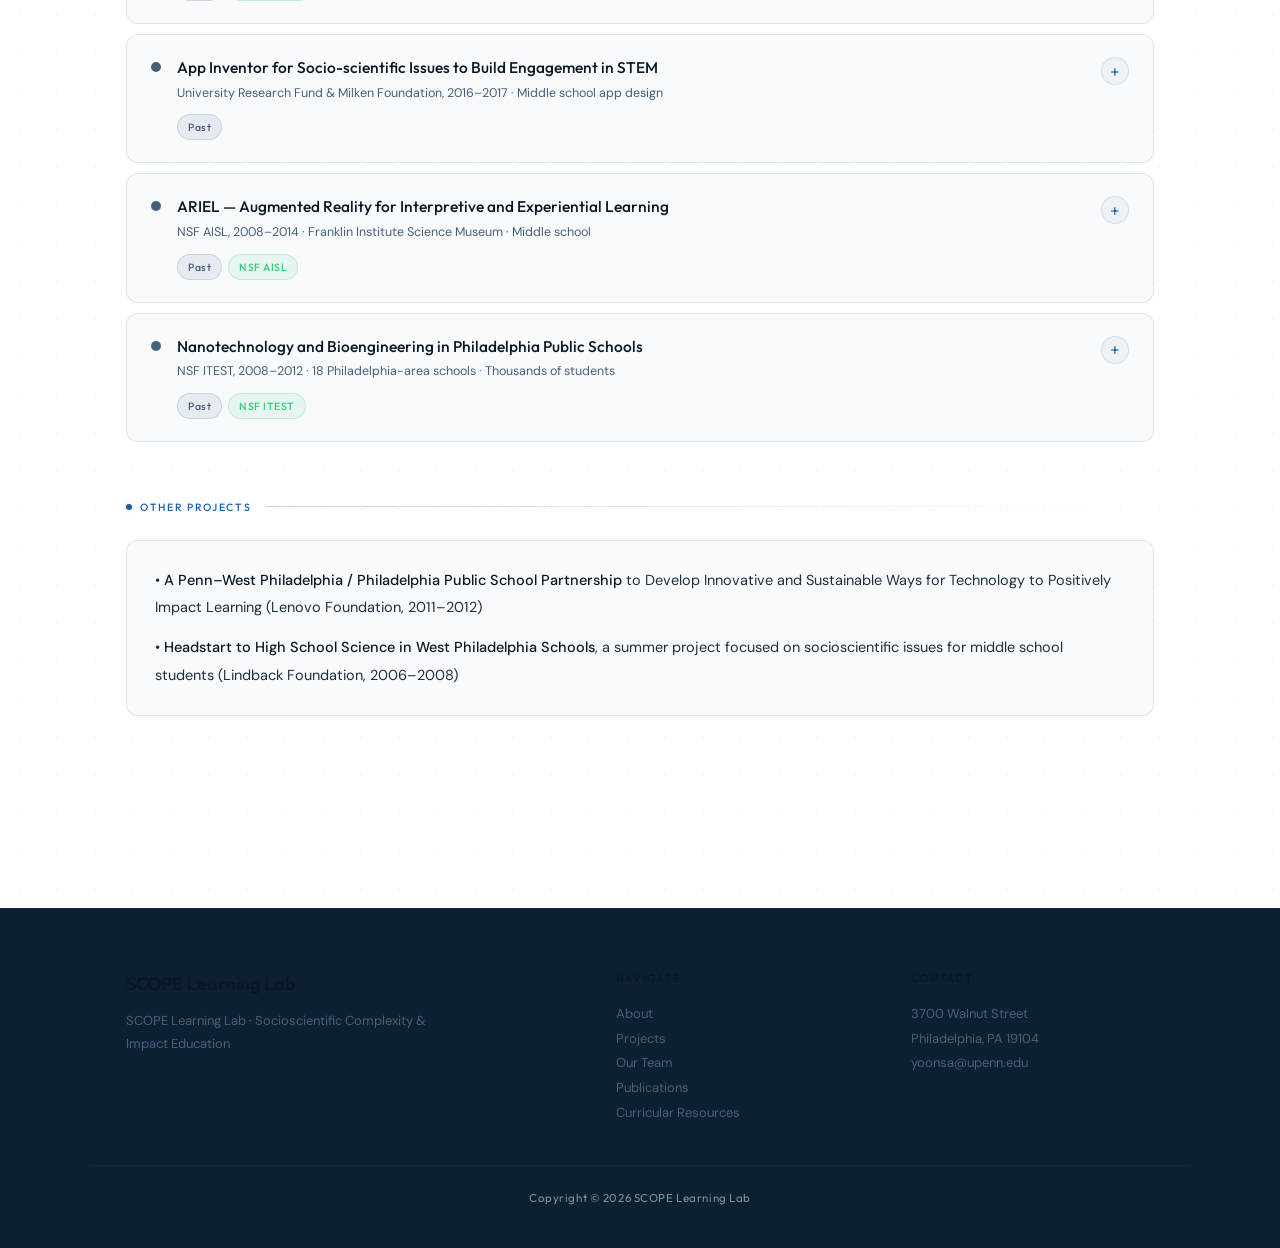
<file: pages/projects.html>
<!DOCTYPE html>
<html lang="en">
<head>
  <meta charset="UTF-8"/>
  <meta name="viewport" content="width=device-width, initial-scale=1.0"/>
  <title>Projects — SCOPE Learning Lab</title>
  <link rel="stylesheet" href="../assets/css/style.css"/>
  <style>
    /* ---- FILTER PILLS ---- */
    .filter-row { display:flex; gap:8px; flex-wrap:wrap; margin-bottom:40px; }
    .fpill {
      font-family:var(--font-display); font-size:12.5px; font-weight:400;
      padding:6px 18px; border-radius:20px; cursor:pointer;
      background:var(--panel); color:var(--text-muted);
      border:1px solid var(--border); transition:all .15s;
    }
    .fpill:hover, .fpill.active {
      background:var(--cyan-dim); color:var(--cyan); border-color:var(--border-mid);
    }

    /* ---- PROJECT CARDS (accordion) ---- */
    .proj-list { display:flex; flex-direction:column; gap:10px; }
    .proj-card {
      background:var(--panel); border:1px solid var(--border);
      border-radius:var(--radius-lg); overflow:hidden;
      transition:border-color .2s, box-shadow .2s;
    }
    .proj-card:hover { border-color:var(--border-mid); }
    .proj-header {
      display:flex; align-items:flex-start; gap:16px;
      padding:22px 24px; cursor:pointer;
    }
    .proj-header:hover { background:rgba(62,184,232,0.03); }
    .proj-indicator {
      width:10px; height:10px; border-radius:50%; flex-shrink:0; margin-top:5px;
    }
    .proj-indicator.current { background:var(--cyan); box-shadow:0 0 8px var(--cyan-glow); }
    .proj-indicator.past    { background:var(--text-muted); }
    .proj-meta { flex:1; }
    .proj-title { font-family:var(--font-display); font-size:15.5px; font-weight:500; color:var(--text-bright); line-height:1.4; }
    .proj-sub   { font-size:12.5px; color:var(--text-muted); margin-top:4px; }
    .proj-tags  { display:flex; gap:6px; flex-wrap:wrap; margin-top:10px; }
    .proj-toggle {
      background:var(--panel-light); border:1px solid var(--border);
      border-radius:50%; width:28px; height:28px; flex-shrink:0;
      color:var(--cyan); font-size:18px; font-weight:300; font-family:var(--font-display);
      cursor:pointer; display:flex; align-items:center; justify-content:center;
      transition:background .15s, border-color .15s;
    }
    .proj-toggle:hover { background:var(--cyan-dim); border-color:var(--border-mid); }

    /* body */
    .proj-body {
      max-height:0; overflow:hidden;
      transition:max-height .35s ease, padding .25s;
      padding:0 24px;
    }
    .proj-body.open { max-height:2400px; padding:0 24px 26px; }
    .proj-body p { font-size:14.5px; color:var(--text); line-height:1.8; margin-bottom:14px; }
    .proj-body p:last-child { margin-bottom:0; }
    .proj-body strong { color:var(--text-bright); font-weight:500; }
    .nsf-link {
      display:inline-flex; align-items:center; gap:5px;
      font-family:var(--font-display); font-size:12.5px; color:var(--cyan); margin-top:10px;
    }

    /* Sub-project grid */
    .sub-grid { display:grid; grid-template-columns:1fr 1fr; gap:12px; margin-top:22px; }
    .sub-card {
      background:var(--panel-light); border:1px solid var(--border);
      border-radius:var(--radius); padding:16px 18px;
    }
    .sub-card h4 { font-family:var(--font-display); font-size:13.5px; font-weight:500; color:var(--text-bright); margin-bottom:6px; }
    .sub-card .mgr { font-size:12px; color:var(--cyan); margin-bottom:6px; font-family:var(--font-display); }
    .sub-card p { font-size:12.5px; color:var(--text-muted); line-height:1.65; }
    .sub-card a { font-size:12px; color:var(--cyan); margin-top:8px; display:inline-block; }

    /* Project image gallery */
    .proj-gallery {
      margin-top:24px; display:grid; grid-template-columns:1fr 1fr; gap:16px;
    }
    @media(max-width:640px){ .proj-gallery { grid-template-columns:1fr; } }
    .proj-figure {
      background:var(--panel-light); border:1px solid var(--border);
      border-radius:var(--radius); overflow:hidden;
    }
    .proj-figure img { width:100%; height:auto; display:block; }
    .proj-figure figcaption {
      font-size:12px; color:var(--text-muted); padding:10px 14px; line-height:1.5;
      font-family:var(--font-display);
    }
    .gallery-label {
      font-family:var(--font-display); font-size:11px; letter-spacing:.14em;
      text-transform:uppercase; color:var(--cyan); margin:24px 0 0;
    }

    /* Curricular callout */
    .resource-callout {
      margin-top:22px; background:rgba(62,184,232,0.06);
      border:1px solid var(--border-mid); border-radius:var(--radius);
      padding:16px 20px;
    }
    .resource-callout p { font-size:13px; color:var(--text-muted); margin-bottom:6px; }
    .resource-callout a { font-family:var(--font-display); font-size:13px; color:var(--cyan); font-weight:500; }

    /* Other projects box */
    .other-box {
      background:var(--panel); border:1px solid var(--border);
      border-radius:var(--radius-lg); padding:26px 28px;
    }
    .other-box p { font-size:14.5px; color:var(--text); line-height:1.9; }
    .other-box strong { color:var(--text-bright); font-weight:500; }

    @media(max-width:600px){ .sub-grid { grid-template-columns:1fr; } }
  </style>
</head>
<body>

<nav class="site-nav">
  <div class="nav-inner">
    <a href="../index.html" class="nav-logo">SCOPE Learning Lab</a>
    <div class="nav-links">
      <a href="../index.html">About</a>
      <a href="projects.html" class="active">Projects</a>
      <a href="team.html">Our Team</a>
      <a href="publications.html">Publications</a>
      <a href="curricular-resources.html">Curricular Resources</a>
    </div>
    <button class="nav-hamburger" aria-label="Toggle menu" aria-expanded="false">&#9776;</button>
  </div>
</nav>

<div class="page-header">
  <div class="container">
    <p class="section-label">Research</p>
    <h1>Projects</h1>
    <p>A long history of applying complex systems approaches for science education with teachers and students — from professional development to agent-based simulations and beyond.</p>
  </div>
</div>

<main>
  <section class="section">
    <div class="container">

      <div class="filter-row">
        <button class="fpill active" data-pfilter="all">All Projects</button>
        <button class="fpill" data-pfilter="current">Current</button>
        <button class="fpill" data-pfilter="past">Past</button>
        <button class="fpill" data-pfilter="nsf">NSF-Funded</button>
      </div>

      <!-- =========== CURRENT =========== -->
      <div class="sec-divider"><span>Current Projects</span><div class="line"></div></div>
      <p style="color:var(--text-muted);font-size:14.5px;margin-bottom:28px;max-width:700px;">SCOPE Learning Lab is currently engaged in two large-scale NSF-funded research projects. Click any project to expand full details.</p>

      <div class="proj-list">

        <!-- K-12 Bioinformatics -->
        <div class="proj-card" data-cat="current nsf">
          <div class="proj-header" onclick="this.closest('.proj-card').querySelector('.proj-toggle').click()">
            <div class="proj-indicator current"></div>
            <div class="proj-meta">
              <div class="proj-title">Professional Development Supports for Teaching Bioinformatics through Mobile Learning (K-12 Bioinformatics)</div>
              <div class="proj-sub">NSF Discovery Research K-12 · 2018–2024 · Urban air quality &amp; bioinformatics · Mobile learning</div>
              <div class="proj-tags">
                <span class="tag">Current</span>
                <span class="tag nsf">NSF DRK-12</span>
              </div>
            </div>
            <button class="proj-toggle" aria-expanded="false"><span class="ti">+</span></button>
          </div>
          <div class="proj-body">
            <p>The major goal of this project is to co-construct and field-test multidisciplinary high school lessons organized around bioinformatics concepts through existing educational research. The lessons engage students in real-world data collection to investigate air quality issues and their relationship with asthma by using a mobile phone and sensors to collect local data in students' neighborhoods (e.g., particulate matter 2.5 and carbon monoxide).</p>
            <p>These lessons are anchored in culturally meaningful learning, real-world inquiry, data literacy, contextualization with mobile technology, and cognitively-rich pedagogies through problem-based learning (PBL).</p>
            <p><strong>Over the course of this project, we have:</strong></p>
            <p>(a) designed an entirely novel bioinformatics curriculum for high school students; (b) partnered with teachers to enact that curriculum with hundreds of high school students from a diverse set of partner schools; (c) run a variety of in-person and online workshops with 15 high school science teachers in the greater Philadelphia area; (d) constructed and delivered a fully online professional development (PD) experience using edX; and (e) designed new methods for teacher training that promote teacher pedagogical content knowledge for data literacy and resource activation.</p>
            <a class="nsf-link" href="https://www.nsf.gov/awardsearch/showAward?AWD_ID=1812738&HistoricalAwards=false" target="_blank" rel="noopener">↗ NSF Award #1812738</a>

            <div class="gallery-label">From the Field</div>
            <div class="proj-gallery">
              <figure class="proj-figure">
                <img src="../assets/images/bioinformatics-fieldwork.jpg" alt="Air quality data collection sensor and mobile phone app interface, and students collecting indoor and outdoor air quality data" loading="lazy">
                <figcaption>The air quality sensor and mobile app interface, and students collecting indoor and outdoor air quality data in their neighborhoods.</figcaption>
              </figure>
              <figure class="proj-figure">
                <img src="../assets/images/bioinformatics-team.jpg" alt="The K-12 Bioinformatics project team" loading="lazy">
                <figcaption>Members of the K–12 Bioinformatics project team.</figcaption>
              </figure>
            </div>

            <div style="margin-top:22px;">
              <div style="font-family:var(--font-display);font-size:11px;letter-spacing:.14em;text-transform:uppercase;color:var(--cyan);margin-bottom:12px;">Related Research Lines</div>
              <div class="sub-grid">
                <div class="sub-card">
                  <h4>Epistemic Emotions &amp; Practices</h4>
                  <div class="mgr">PM: Jooeun Shim · <a href="mailto:js4719@tc.columbia.edu">js4719@tc.columbia.edu</a></div>
                  <p>Investigates how students' epistemic emotions — curiosity, confusion, surprise — shape engagement in data inquiry and analysis within K–12 bioinformatics contexts. The project examines how emotional responses arise during data investigation and how they influence students' epistemic practices.</p>
                  <a href="https://doi.org/10.22318/icls2025.355776" target="_blank" rel="noopener">↗ ICLS 2025 Paper</a>
                </div>
                <div class="sub-card">
                  <h4>Student Artifact Analysis</h4>
                  <div class="mgr">PM: Jooeun Shim · <a href="mailto:js4719@tc.columbia.edu">js4719@tc.columbia.edu</a></div>
                  <p>Investigates how students' learning in K–12 bioinformatics extends beyond understanding to informed action. Grounded in Hodson's framework of science education for action, the study examines how students use data-driven insights to identify issues, make decisions, and take action on real-world problems.</p>
                </div>
                <div class="sub-card">
                  <h4>Bichronous Learning</h4>
                  <div class="mgr">PM: Sue Kwon · <a href="mailto:suekwon@upenn.edu">suekwon@upenn.edu</a></div>
                  <p>Examines a bichronous learning model that purposefully integrates synchronous and asynchronous modalities to deliver a flexible, interactive online professional development program for high school science teachers. Participants engage in real-time discussions while completing self-paced tasks on their own schedule.</p>
                </div>
              </div>
            </div>
          </div>
        </div>

        <!-- DeTECT -->
        <div class="proj-card" data-cat="current nsf">
          <div class="proj-header" onclick="this.closest('.proj-card').querySelector('.proj-toggle').click()">
            <div class="proj-indicator current"></div>
            <div class="proj-meta">
              <div class="proj-title">DeTECT: Developing Teachers' Epistemic Cognition and Teaching Practices for Supporting Students' Epistemic Practices with Scientific Systems</div>
              <div class="proj-sub">NSF Discovery Research K-12 · 2020–2026 · Epistemic practices · Complex systems · Global partnerships</div>
              <div class="proj-tags">
                <span class="tag">Current</span>
                <span class="tag nsf">NSF DRK-12</span>
              </div>
            </div>
            <button class="proj-toggle" aria-expanded="false"><span class="ti">+</span></button>
          </div>
          <div class="proj-body">
            <p>The ultimate goal of DeTECT is to support the development of students' epistemic practices and cognition while promoting their interest and skills in investigating and evaluating scientific phenomena. To accomplish this goal, we are constructing, delivering, and pilot testing a high-quality teacher professional development program using complex systems curricula and agent-based simulations.</p>
            <p><strong>Over the course of this project, we have:</strong></p>
            <p>(a) run a variety of in-person and online workshops with 12 expert partner teachers from the USA, India, and Kenya; (b) designed novel PD resources to support the integration of opportunities for robust and authentic epistemic practices inside real-world classrooms; (c) developed a new complex systems curriculum and agent-based simulation on StarLogo Nova to engage students in a realistic pandemic investigation; (d) adapted an existing complex systems curriculum (BioGraph) to promote additional opportunities for students to engage in meaningful epistemic practices and to more directly incorporate socioscientific issues (SSIs); and (e) supported the implementation of these new curricular resources with hundreds of students across the globe.</p>
            <a class="nsf-link" href="https://www.nsf.gov/awardsearch/showAward?AWD_ID=2009803&HistoricalAwards=false" target="_blank" rel="noopener">↗ NSF Award #2009803</a>

            <div style="margin-top:22px;">
              <div style="font-family:var(--font-display);font-size:11px;letter-spacing:.14em;text-transform:uppercase;color:var(--cyan);margin-bottom:12px;">DeTECT Research Lines</div>
              <div class="sub-grid">
                <div class="sub-card">
                  <h4>Instructional Epistemic Frames</h4>
                  <p>Examines teacher moves intended to support students' authentic engagement with and understanding of scientific practices in professional development settings of high school biology teachers.</p>
                  <a href="https://doi.org/10.22318/icls2024.370767" target="_blank" rel="noopener">↗ ICLS 2024 Paper</a>
                </div>
                <div class="sub-card">
                  <h4>Epistemic Disagreements</h4>
                  <div class="mgr">PM: Noora Noushad · <a href="mailto:noora@gse.upenn.edu">noora@gse.upenn.edu</a></div>
                  <p>Explores mechanisms that help teachers navigate an increasingly complex epistemic space by bringing elements of epistemic conflict into classrooms productively. Three lines of inquiry: redesigning science learning, developing teacher mediation moves, and epistemic performance in algorithmically mediated environments.</p>
                </div>
                <div class="sub-card">
                  <h4>Epistemic Vigilance</h4>
                  <div class="mgr">PM: Claire LeBovidge · <a href="mailto:cleb@upenn.edu">cleb@upenn.edu</a></div>
                  <p>Designed to help students navigate scientific misinformation encountered in everyday life. Students examine four sources about energy drinks and mental health, developing shared criteria of credible source characteristics. Introduces key concepts such as review studies, confirmation bias, and cherry-picking.</p>
                </div>
                <div class="sub-card">
                  <h4>Collaborative Design</h4>
                  <div class="mgr">PM: Claire LeBovidge · <a href="mailto:cleb@upenn.edu">cleb@upenn.edu</a></div>
                  <p>Collaborative design (co-design) is marked by shared agency among teachers and researchers in shaping both the design process and its products. Teachers participate in iterative cycles of design, classroom enactment, and revision — some partnerships spanning over a decade.</p>
                </div>
              </div>
            </div>

            <div class="resource-callout">
              <p style="font-family:var(--font-display);font-size:13px;font-weight:500;color:var(--text-bright);margin-bottom:4px;">📋 Curricular Resources</p>
              <p>Evidence-based resources developed by teachers, for teachers — including The Epidemic Unit (7 lessons, ~8 hrs) and The Waterville Unit, aligned to NGSS.</p>
              <a href="curricular-resources.html">View Curricular Resources →</a>
            </div>
          </div>
        </div>

        <!-- Penn Global — Knowledge Building Innovation Network -->
        <div class="proj-card" data-cat="current">
          <div class="proj-header" onclick="this.closest('.proj-card').querySelector('.proj-toggle').click()">
            <div class="proj-indicator current"></div>
            <div class="proj-meta">
              <div class="proj-title">Knowledge Building Innovation Network in Greater China: Educating Towards a Sustainable Future</div>
              <div class="proj-sub">Penn Global Award · co-PI (w. Chen &amp; Yang) · International partnerships · Knowledge building · Sustainability</div>
              <div class="proj-tags">
                <span class="tag">Current</span>
                <span class="tag">Penn Global</span>
              </div>
            </div>
            <button class="proj-toggle" aria-expanded="false"><span class="ti">+</span></button>
          </div>
          <div class="proj-body">
            <p>This project builds an international knowledge-building innovation network across the Greater China region, connecting educators and researchers to advance teaching and learning oriented toward a sustainable future. The work develops shared infrastructure for collaborative knowledge building and cross-context educational innovation.</p>
            <p>Susan Yoon serves as co-PI alongside colleagues at the University of Pennsylvania, extending the lab's international collaborations and its focus on complex, socioscientific approaches to sustainability education.</p>
          </div>
        </div>

        <!-- STC Mechano-Biology / CROPPS collaboration -->
        <div class="proj-card" data-cat="current nsf">
          <div class="proj-header" onclick="this.closest('.proj-card').querySelector('.proj-toggle').click()">
            <div class="proj-indicator current"></div>
            <div class="proj-meta">
              <div class="proj-title">Science and Technology Center for Mechano-Biology &amp; Programmable Plant Systems (CROPPS)</div>
              <div class="proj-sub">NSF Science &amp; Technology Center · Collaborator · Mechano-biology · Programmable plant systems · STEM education</div>
              <div class="proj-tags">
                <span class="tag">Current</span>
                <span class="tag nsf">NSF STC</span>
              </div>
            </div>
            <button class="proj-toggle" aria-expanded="false"><span class="ti">+</span></button>
          </div>
          <div class="proj-body">
            <p>As an education collaborator on NSF Science and Technology Center efforts spanning mechano-biology (with Penn's School of Engineering and Applied Sciences) and the Center for Research on Programmable Plant Systems (CROPPS), the lab connects cutting-edge interdisciplinary science to learning environments and educational research.</p>
            <p>This work brings authentic, emerging science — from cellular mechano-biology to programmable plant systems — into the design of curricula and learning experiences, extending the lab's complex-systems approach to new scientific domains.</p>
            <a class="nsf-link" href="https://www.nsf.gov/awardsearch/showAward?AWD_ID=1548571&HistoricalAwards=false" target="_blank" rel="noopener">↗ NSF Award #1548571</a>
          </div>
        </div>

      </div><!-- /current proj-list -->

      <!-- =========== PAST =========== -->
      <div class="sec-divider"><span>Past Projects</span><div class="line"></div></div>
      <div class="proj-list">

        <div class="proj-card" data-cat="past nsf">
          <div class="proj-header" onclick="this.closest('.proj-card').querySelector('.proj-toggle').click()">
            <div class="proj-indicator past"></div>
            <div class="proj-meta">
              <div class="proj-title">BioGraph 2.0 – Professional Development for High School Biology Teachers for Teaching and Learning About Complex Systems</div>
              <div class="proj-sub">NSF DRK-12, 2017–2021 · Online PD on edX · Global reach</div>
              <div class="proj-tags"><span class="tag past">Past</span><span class="tag nsf">NSF DRK-12</span></div>
            </div>
            <button class="proj-toggle" aria-expanded="false"><span class="ti">+</span></button>
          </div>
          <div class="proj-body">
            <p>Our team designed a large-scale fully online PD program to improve access to BioGraph resources and high-quality pedagogical practices at relatively low cost. This program was hosted on edX and was accessed by hundreds of teachers from across the globe. As a result of this program, the BioGraph curriculum was implemented with thousands of students in a wide range of diverse educational contexts.</p>
            <p>As with the original BioGraph program, the simulations and curricular resources can be found on <a href="https://moodle.biographproject.org/course/view.php?id=2" target="_blank" rel="noopener">the BioGraph Moodle site</a>.</p>
            <a class="nsf-link" href="https://www.nsf.gov/awardsearch/showAward?AWD_ID=1721003&HistoricalAwards=false" target="_blank" rel="noopener">↗ NSF Award #1721003</a>
          </div>
        </div>

        <div class="proj-card" data-cat="past nsf">
          <div class="proj-header" onclick="this.closest('.proj-card').querySelector('.proj-toggle').click()">
            <div class="proj-indicator past"></div>
            <div class="proj-meta">
              <div class="proj-title">BioGraph – Graphical Programming for Constructing Complex Systems Understanding in Biology</div>
              <div class="proj-sub">NSF DRK-12, 2010–2015 · Agent-based simulations · High school biology</div>
              <div class="proj-tags"><span class="tag past">Past</span><span class="tag nsf">NSF DRK-12</span></div>
            </div>
            <button class="proj-toggle" aria-expanded="false"><span class="ti">+</span></button>
          </div>
          <div class="proj-body">
            <p>Our team developed agent-based simulations and a five-lesson high school biology curriculum to support the teaching of complex systems ideas and concepts in high school science classrooms. The simulations and curriculum were developed in strong partnership with high school science teachers, many of whom still collaborate with SCOPE Learning Lab to this day.</p>
            <p>The simulations and curricular resources can be found on <a href="https://moodle.biographproject.org/course/view.php?id=2" target="_blank" rel="noopener">the BioGraph Moodle site</a>. These simulations and curricular resources served as a foundational building block for the DeTECT project.</p>
            <a class="nsf-link" href="https://www.nsf.gov/awardsearch/showAward?AWD_ID=1019228" target="_blank" rel="noopener">↗ NSF Award #1019228</a>
          </div>
        </div>

        <div class="proj-card" data-cat="past">
          <div class="proj-header" onclick="this.closest('.proj-card').querySelector('.proj-toggle').click()">
            <div class="proj-indicator past"></div>
            <div class="proj-meta">
              <div class="proj-title">App Inventor for Socio-scientific Issues to Build Engagement in STEM</div>
              <div class="proj-sub">University Research Fund &amp; Milken Foundation, 2016–2017 · Middle school app design</div>
              <div class="proj-tags"><span class="tag past">Past</span></div>
            </div>
            <button class="proj-toggle" aria-expanded="false"><span class="ti">+</span></button>
          </div>
          <div class="proj-body">
            <p>This project supported middle school students as they developed their own app to address or raise awareness about locally-relevant socioscientific issues of their choosing. Over the course of this program, students learned to use the App Inventor programming language before utilizing an iterative process to design, adapt, and revise student-generated apps to challenge the issues that students found most personally relevant.</p>
          </div>
        </div>

        <div class="proj-card" data-cat="past nsf">
          <div class="proj-header" onclick="this.closest('.proj-card').querySelector('.proj-toggle').click()">
            <div class="proj-indicator past"></div>
            <div class="proj-meta">
              <div class="proj-title">ARIEL — Augmented Reality for Interpretive and Experiential Learning</div>
              <div class="proj-sub">NSF AISL, 2008–2014 · Franklin Institute Science Museum · Middle school</div>
              <div class="proj-tags"><span class="tag past">Past</span><span class="tag nsf">NSF AISL</span></div>
            </div>
            <button class="proj-toggle" aria-expanded="false"><span class="ti">+</span></button>
          </div>
          <div class="proj-body">
            <p>This project integrated augmented reality (AR) learning experiences into an exhibit at the Franklin Institute Science Museum. These experiences were targeted primarily towards middle school-aged students and covered topics such as aerodynamics and physics.</p>
            <a class="nsf-link" href="https://www.nsf.gov/awardsearch/showAward?AWD_ID=0741659" target="_blank" rel="noopener">↗ NSF Award #0741659</a>
          </div>
        </div>

        <div class="proj-card" data-cat="past nsf">
          <div class="proj-header" onclick="this.closest('.proj-card').querySelector('.proj-toggle').click()">
            <div class="proj-indicator past"></div>
            <div class="proj-meta">
              <div class="proj-title">Nanotechnology and Bioengineering in Philadelphia Public Schools</div>
              <div class="proj-sub">NSF ITEST, 2008–2012 · 18 Philadelphia-area schools · Thousands of students</div>
              <div class="proj-tags"><span class="tag past">Past</span><span class="tag nsf">NSF ITEST</span></div>
            </div>
            <button class="proj-toggle" aria-expanded="false"><span class="ti">+</span></button>
          </div>
          <div class="proj-body">
            <p>This project involved partnering with teachers and guidance counselors from 18 schools across the greater Philadelphia area to increase student knowledge of nanotechnology and bioengineering, enhance student skills at using information and educational technologies, and increase student awareness of post-secondary educational opportunities and careers in science, technology, and engineering.</p>
            <p>Through a series of workshops, online communications and support, field trips, and a community expo, thousands of high school students were impacted by this project.</p>
            <a class="nsf-link" href="https://www.nsf.gov/awardsearch/showAward?AWD_ID=0737437" target="_blank" rel="noopener">↗ NSF Award #0737437</a>
          </div>
        </div>

      </div><!-- /past proj-list -->

      <!-- =========== OTHER =========== -->
      <div class="sec-divider"><span>Other Projects</span><div class="line"></div></div>
      <div class="other-box">
        <p>• <strong>A Penn–West Philadelphia / Philadelphia Public School Partnership</strong> to Develop Innovative and Sustainable Ways for Technology to Positively Impact Learning (Lenovo Foundation, 2011–2012)</p>
        <p style="margin-top:12px;">• <strong>Headstart to High School Science in West Philadelphia Schools</strong>, a summer project focused on socioscientific issues for middle school students (Lindback Foundation, 2006–2008)</p>
      </div>

    </div>
  </section>
</main>

<footer class="site-footer">
  <div class="footer-inner">
    <div>
      <div class="footer-logo">SCOPE Learning Lab</div>
      <p class="footer-desc">SCOPE Learning Lab · Socioscientific Complexity & Impact Education</p>
    </div>
    <div class="footer-col">
      <h4>Navigate</h4>
      <p><a href="../index.html">About</a><br><a href="projects.html">Projects</a><br><a href="team.html">Our Team</a><br><a href="publications.html">Publications</a><br><a href="curricular-resources.html">Curricular Resources</a></p>
    </div>
    <div class="footer-col">
      <h4>Contact</h4>
      <p>3700 Walnut Street<br>Philadelphia, PA 19104<br><a href="mailto:yoonsa@upenn.edu">yoonsa@upenn.edu</a></p>
    </div>
  </div>
  <div class="footer-bottom">Copyright © 2026 SCOPE Learning Lab</div>
</footer>
<script src="../assets/js/main.js"></script>
</body>
</html>
</file>
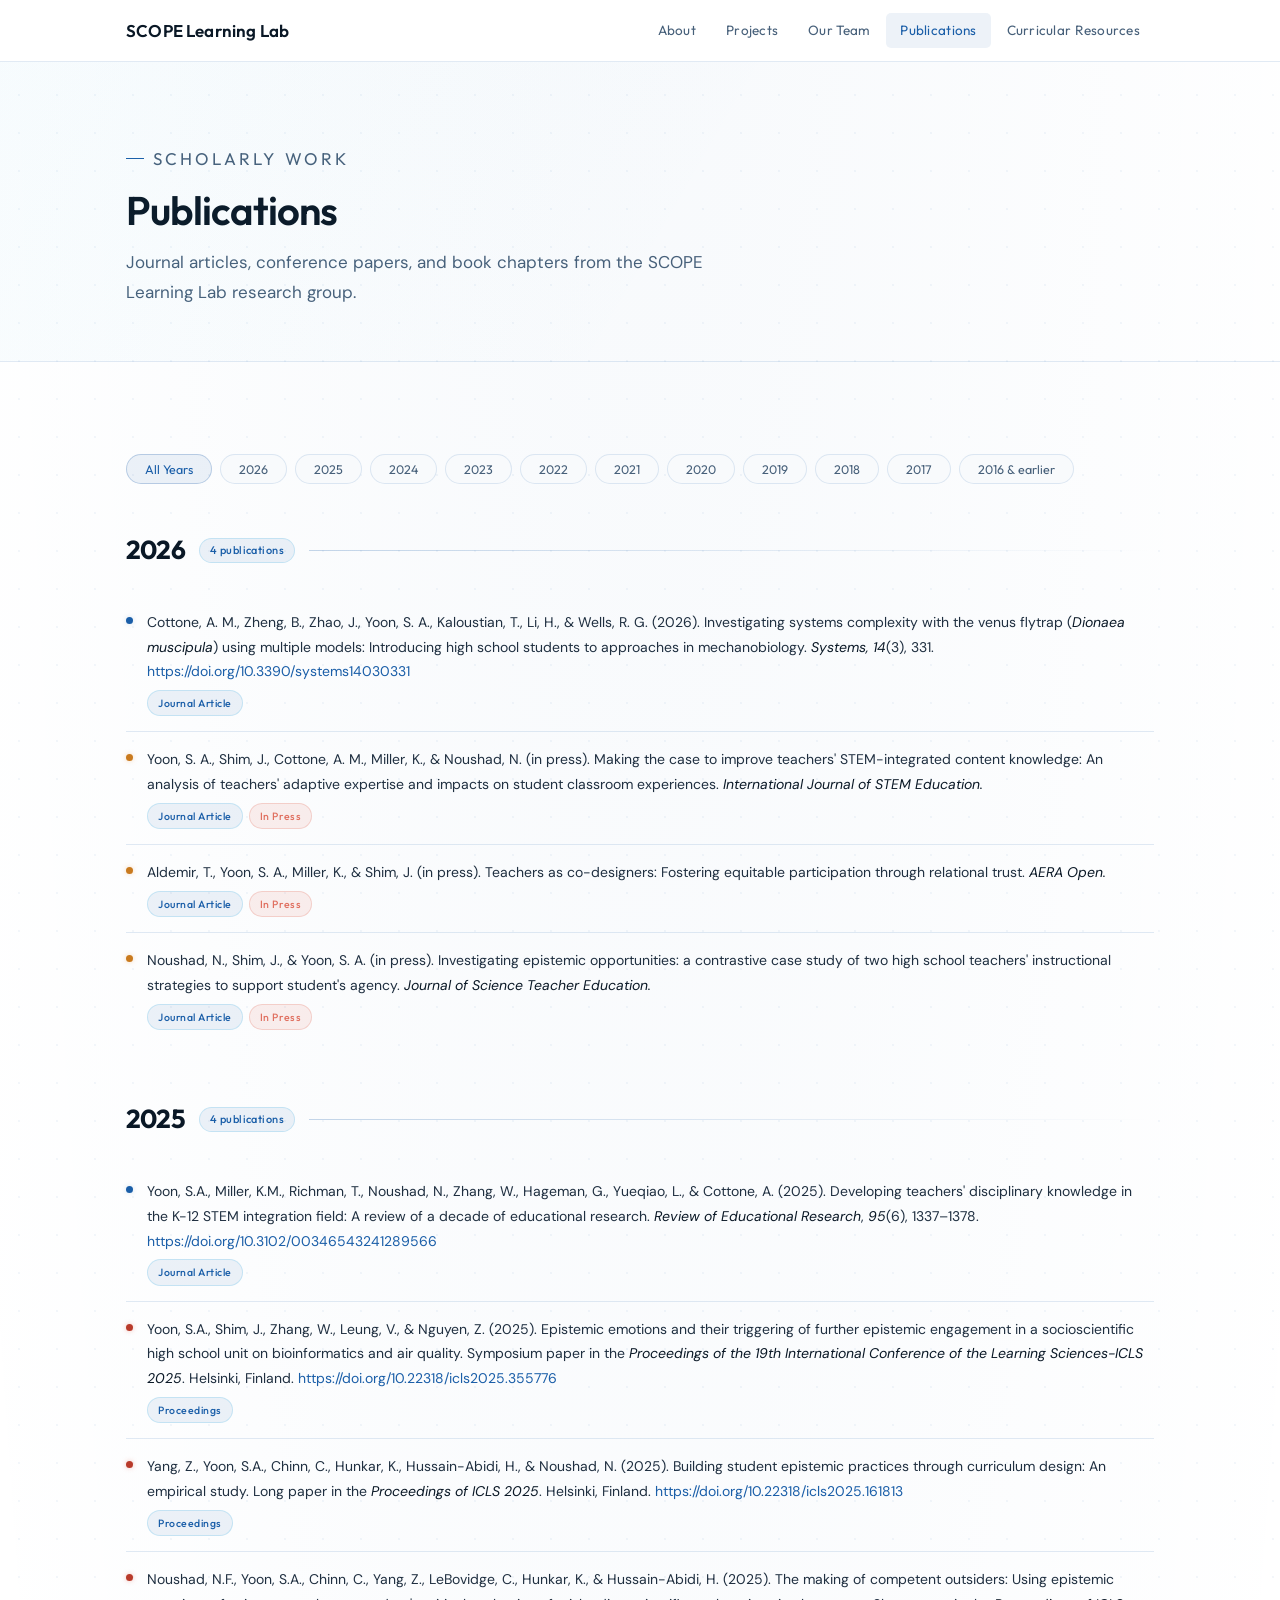
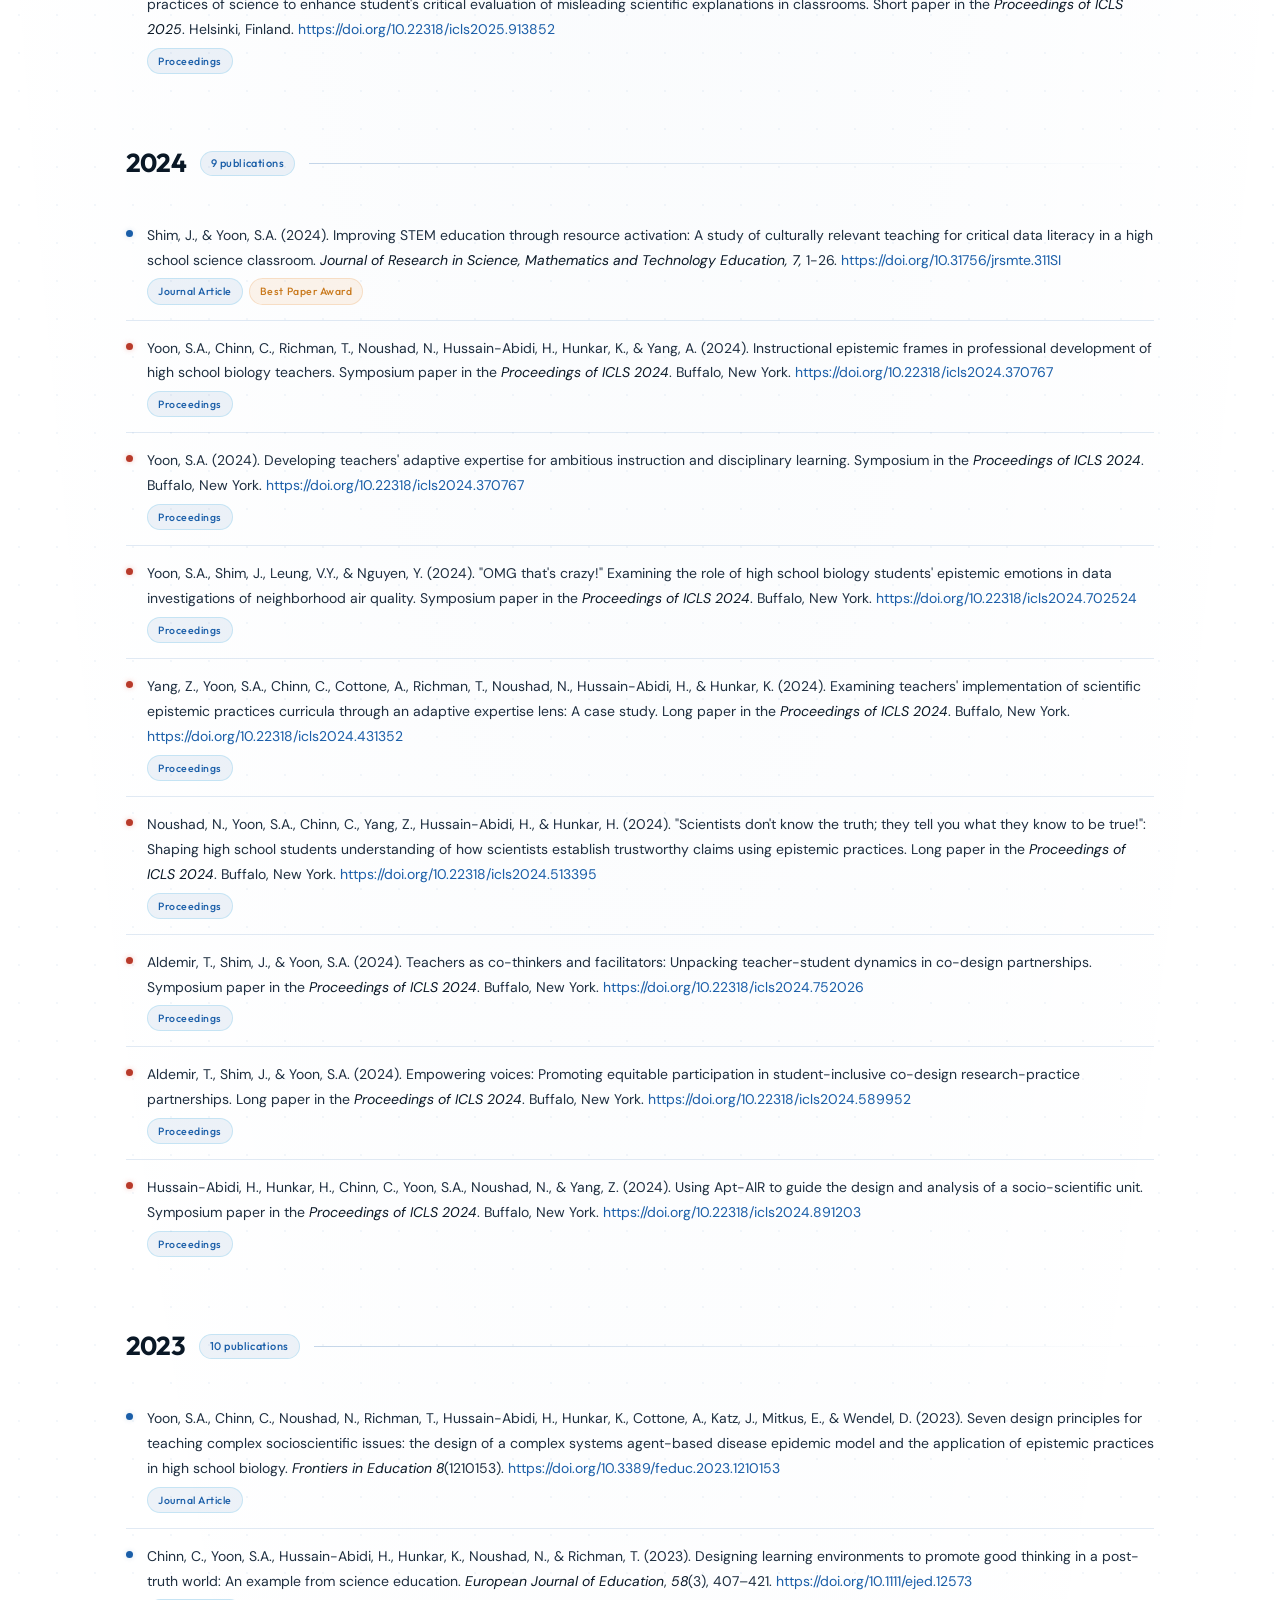
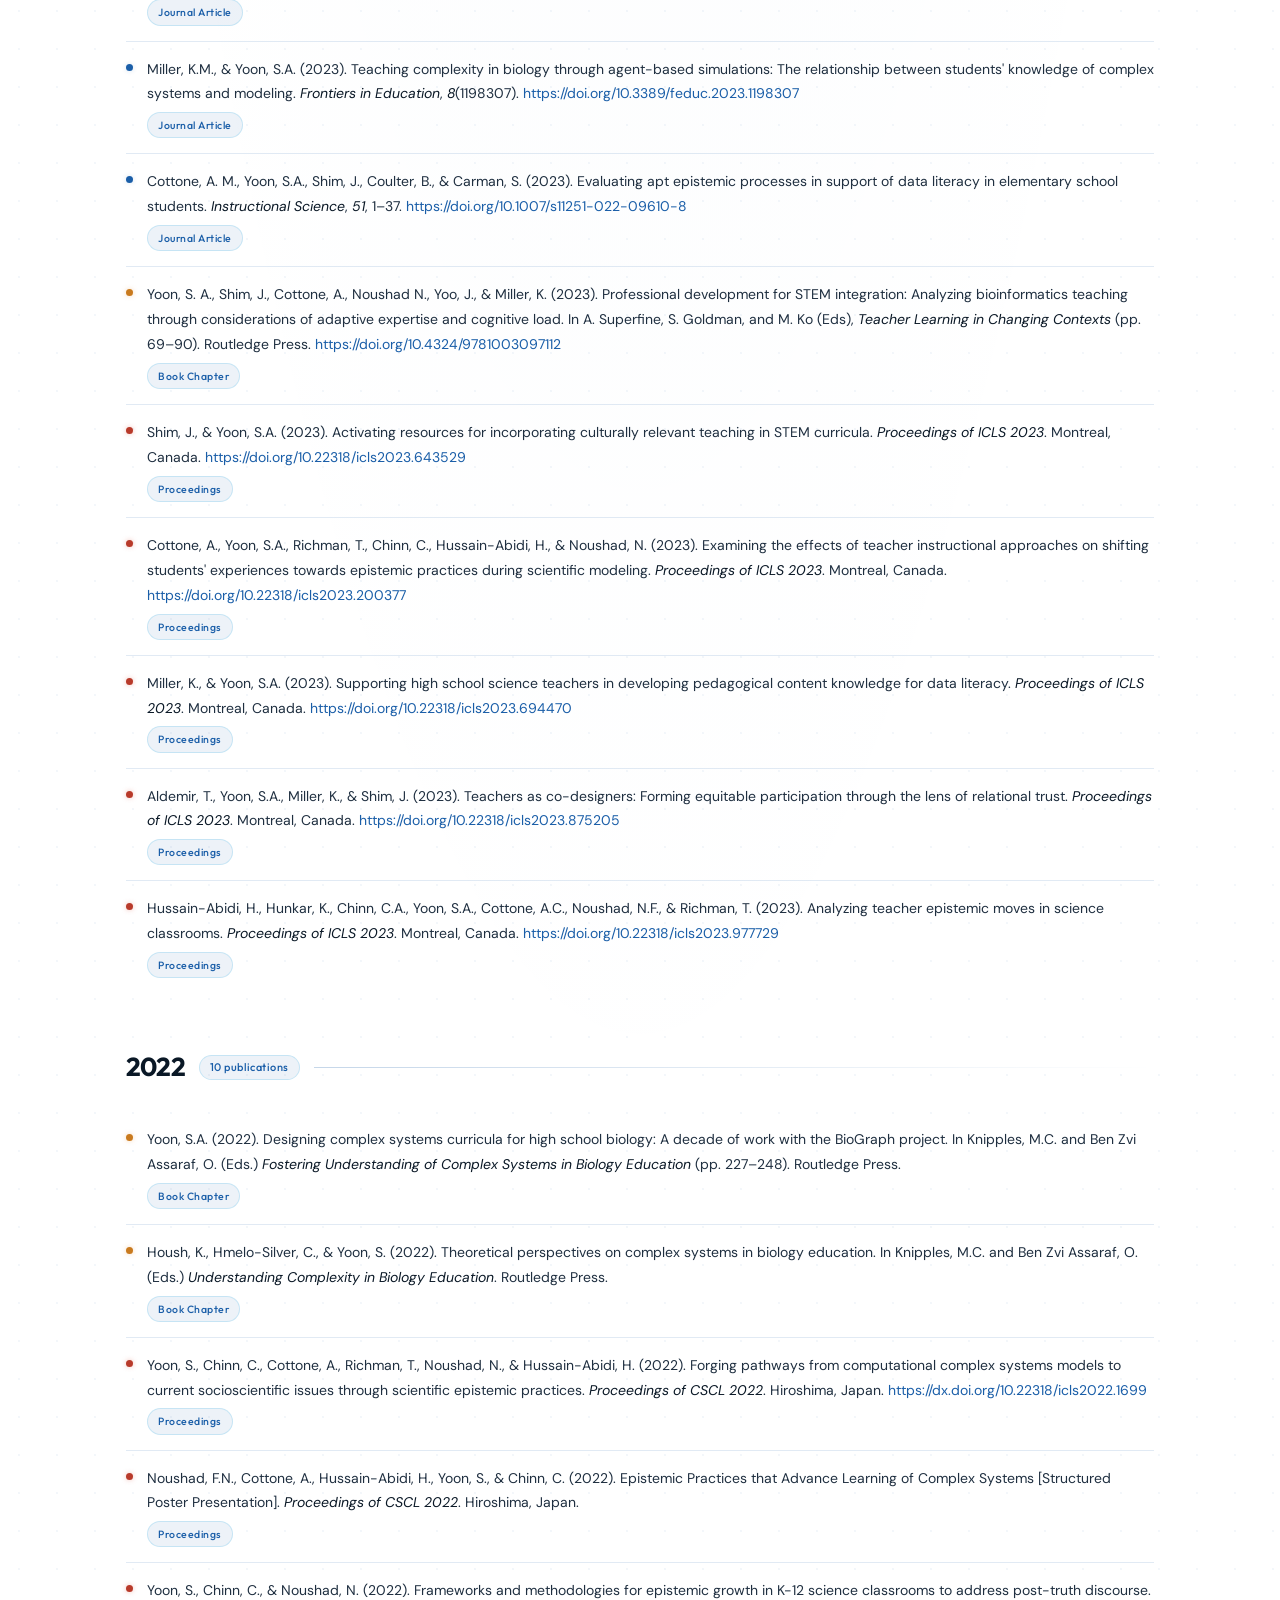
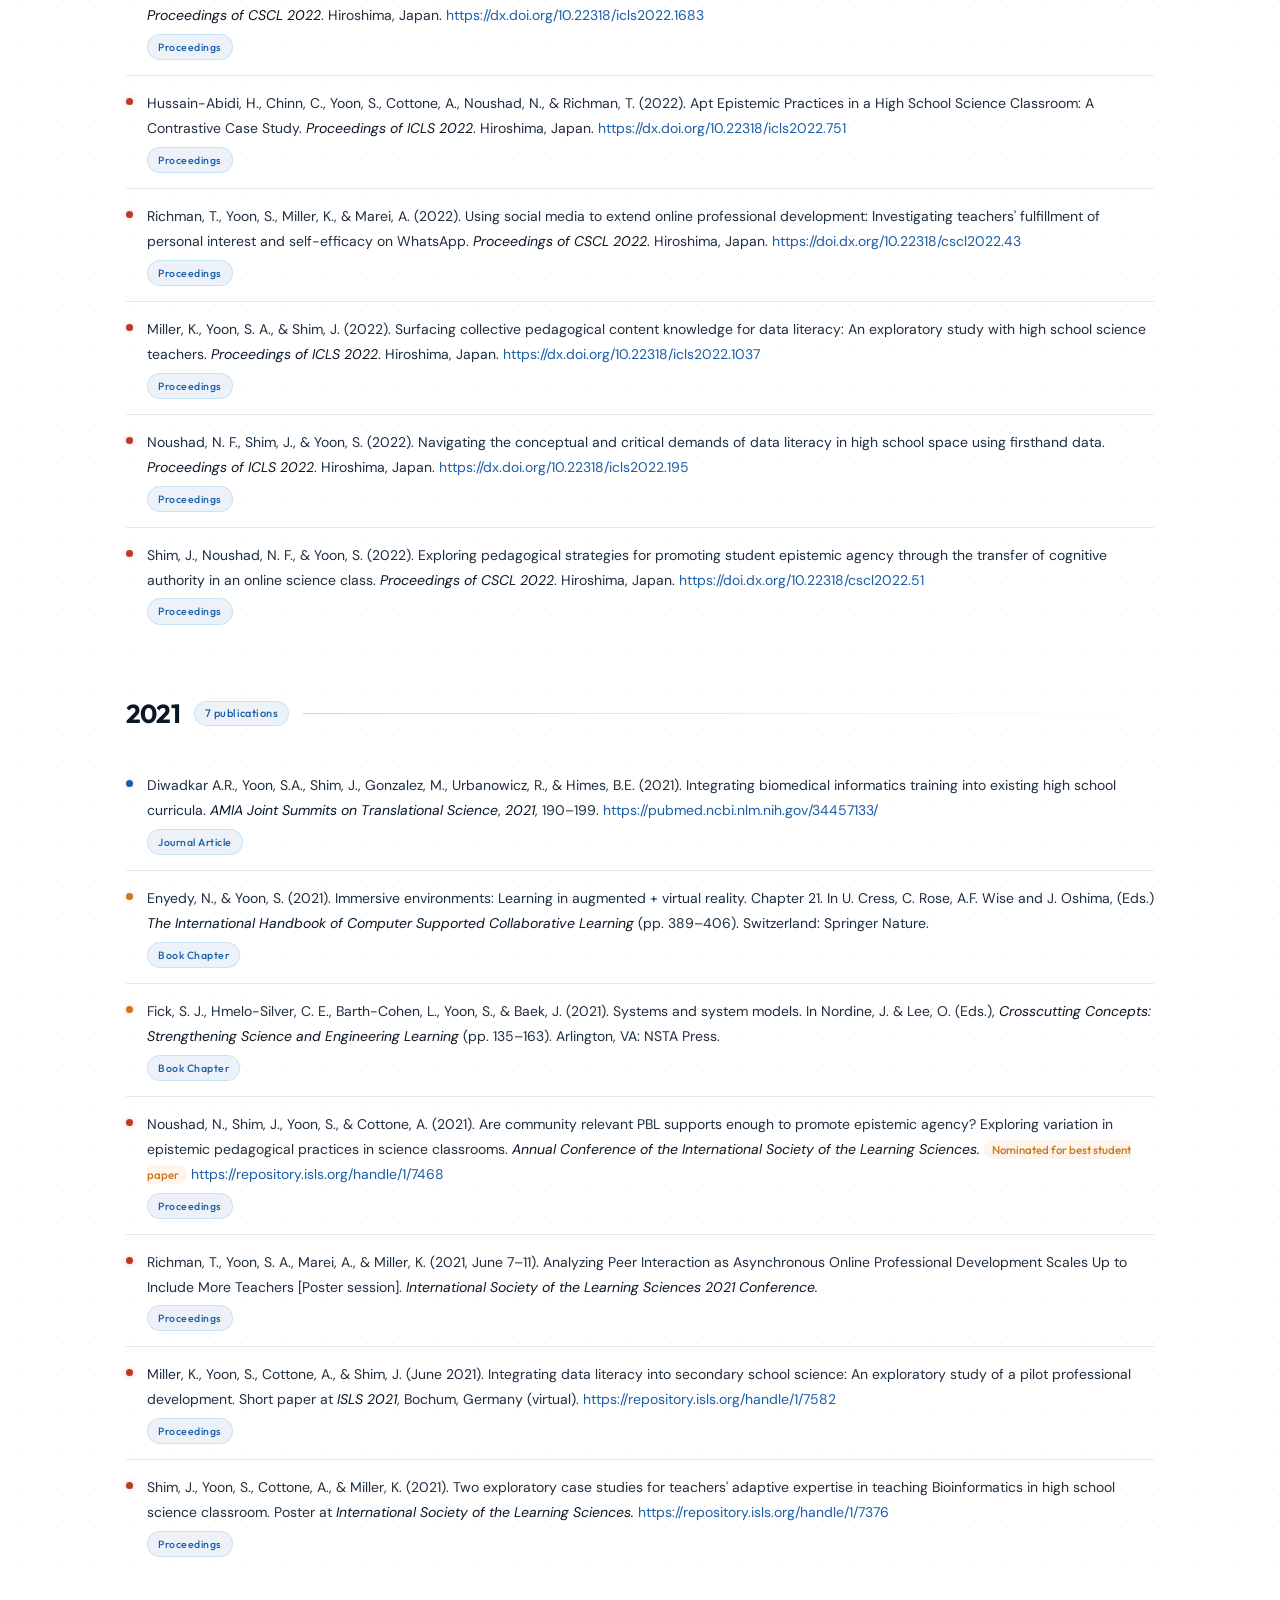
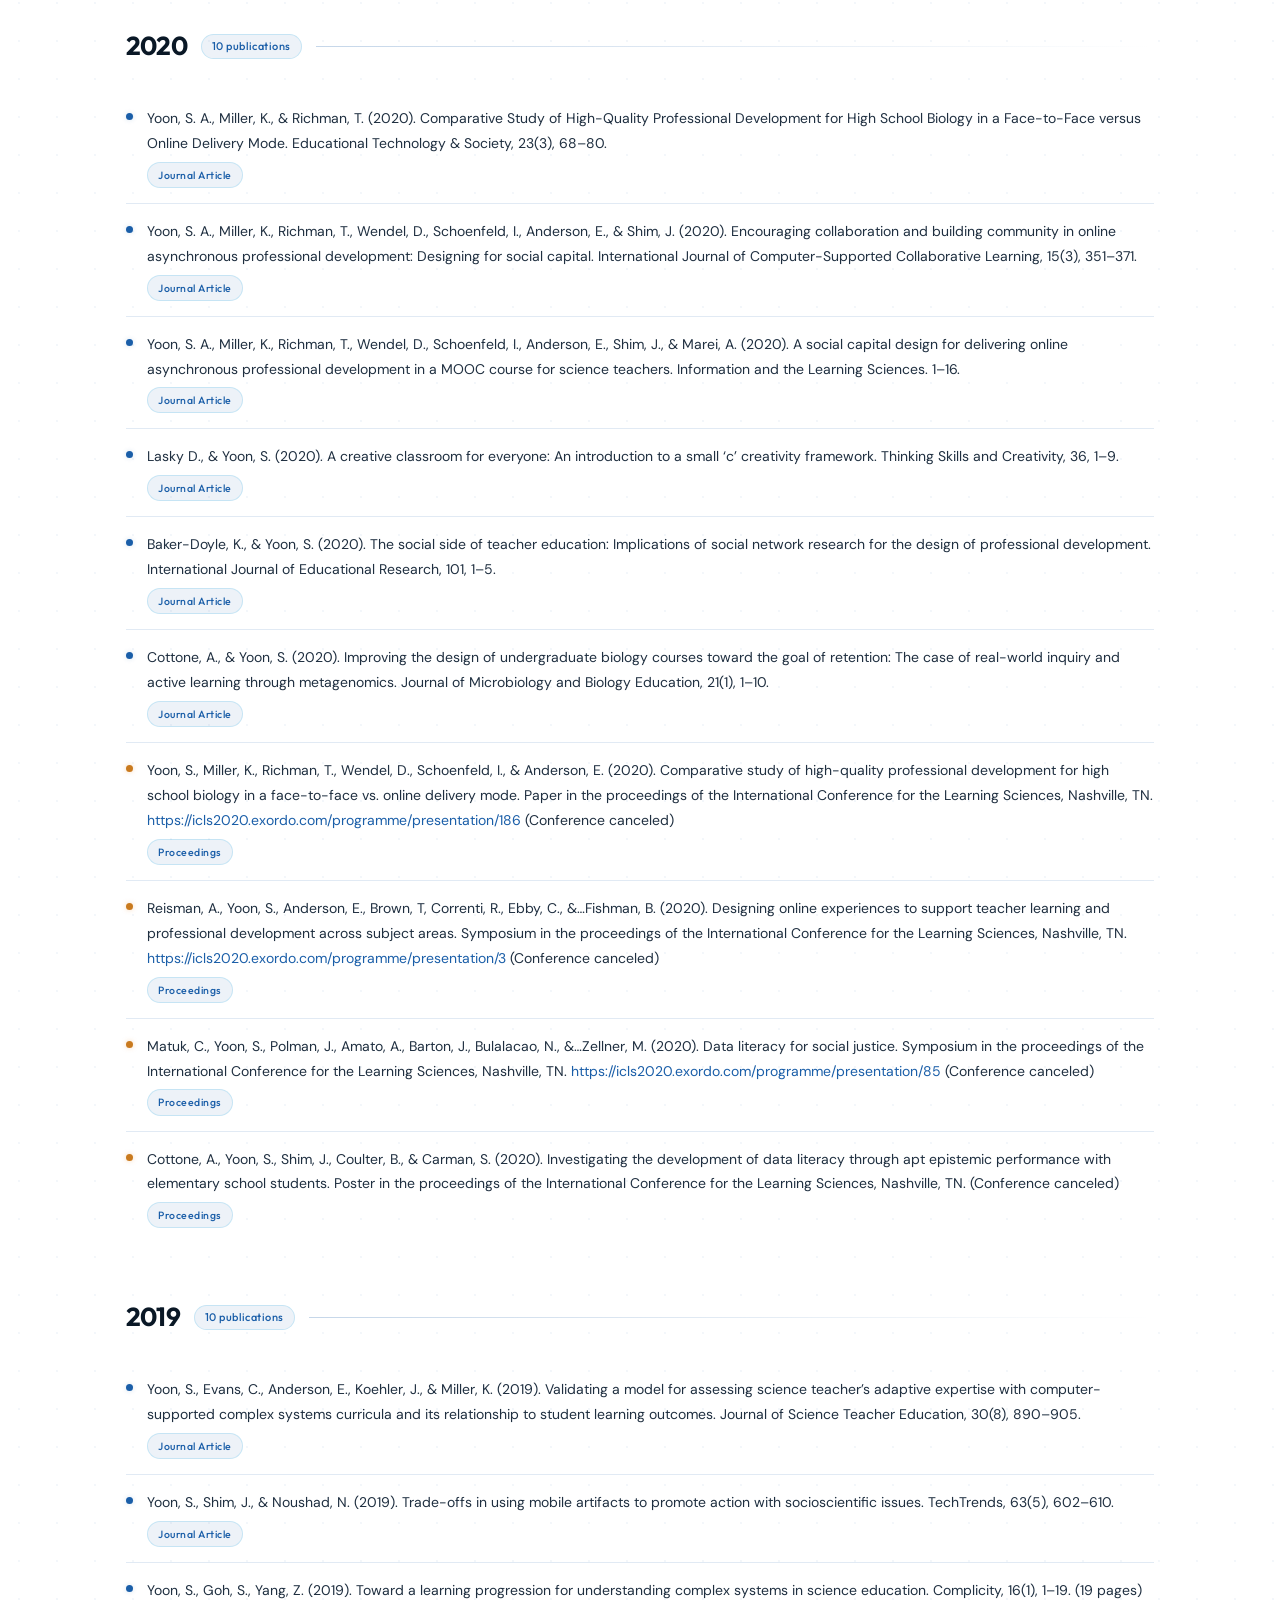
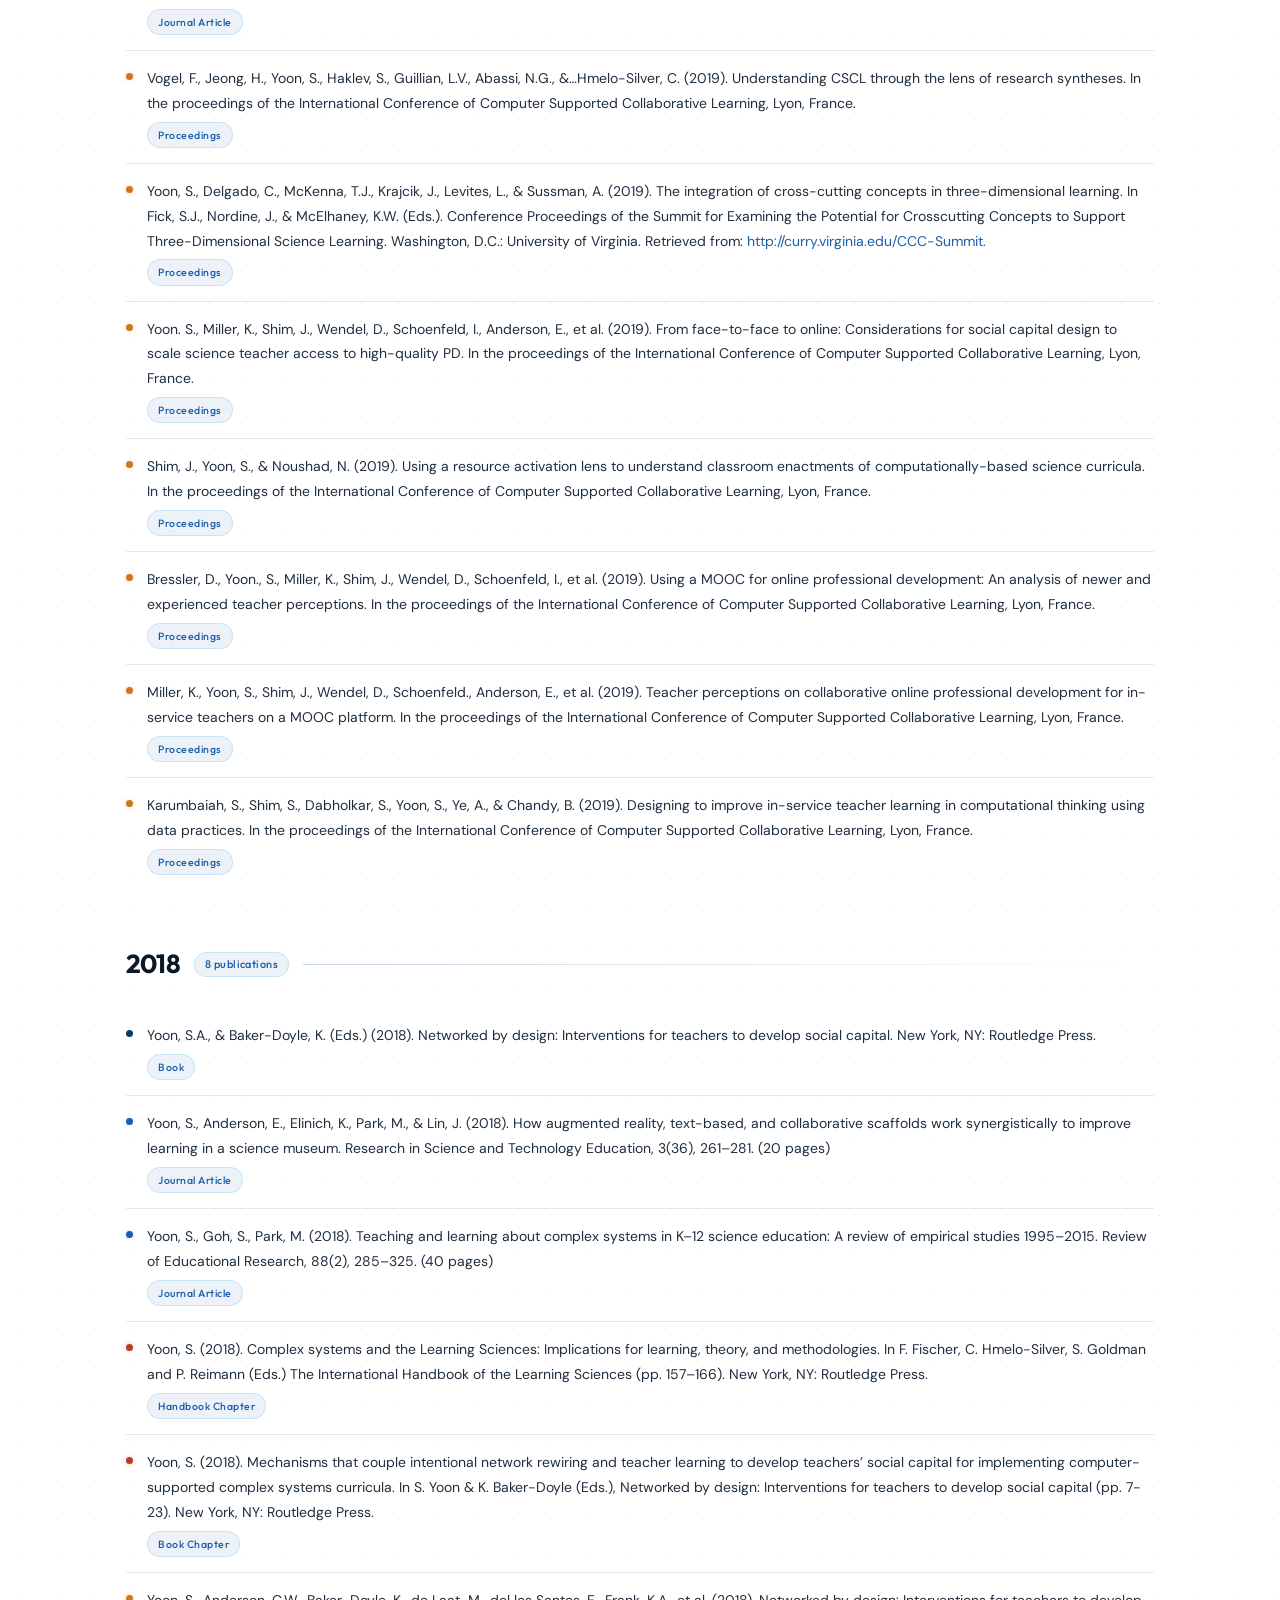
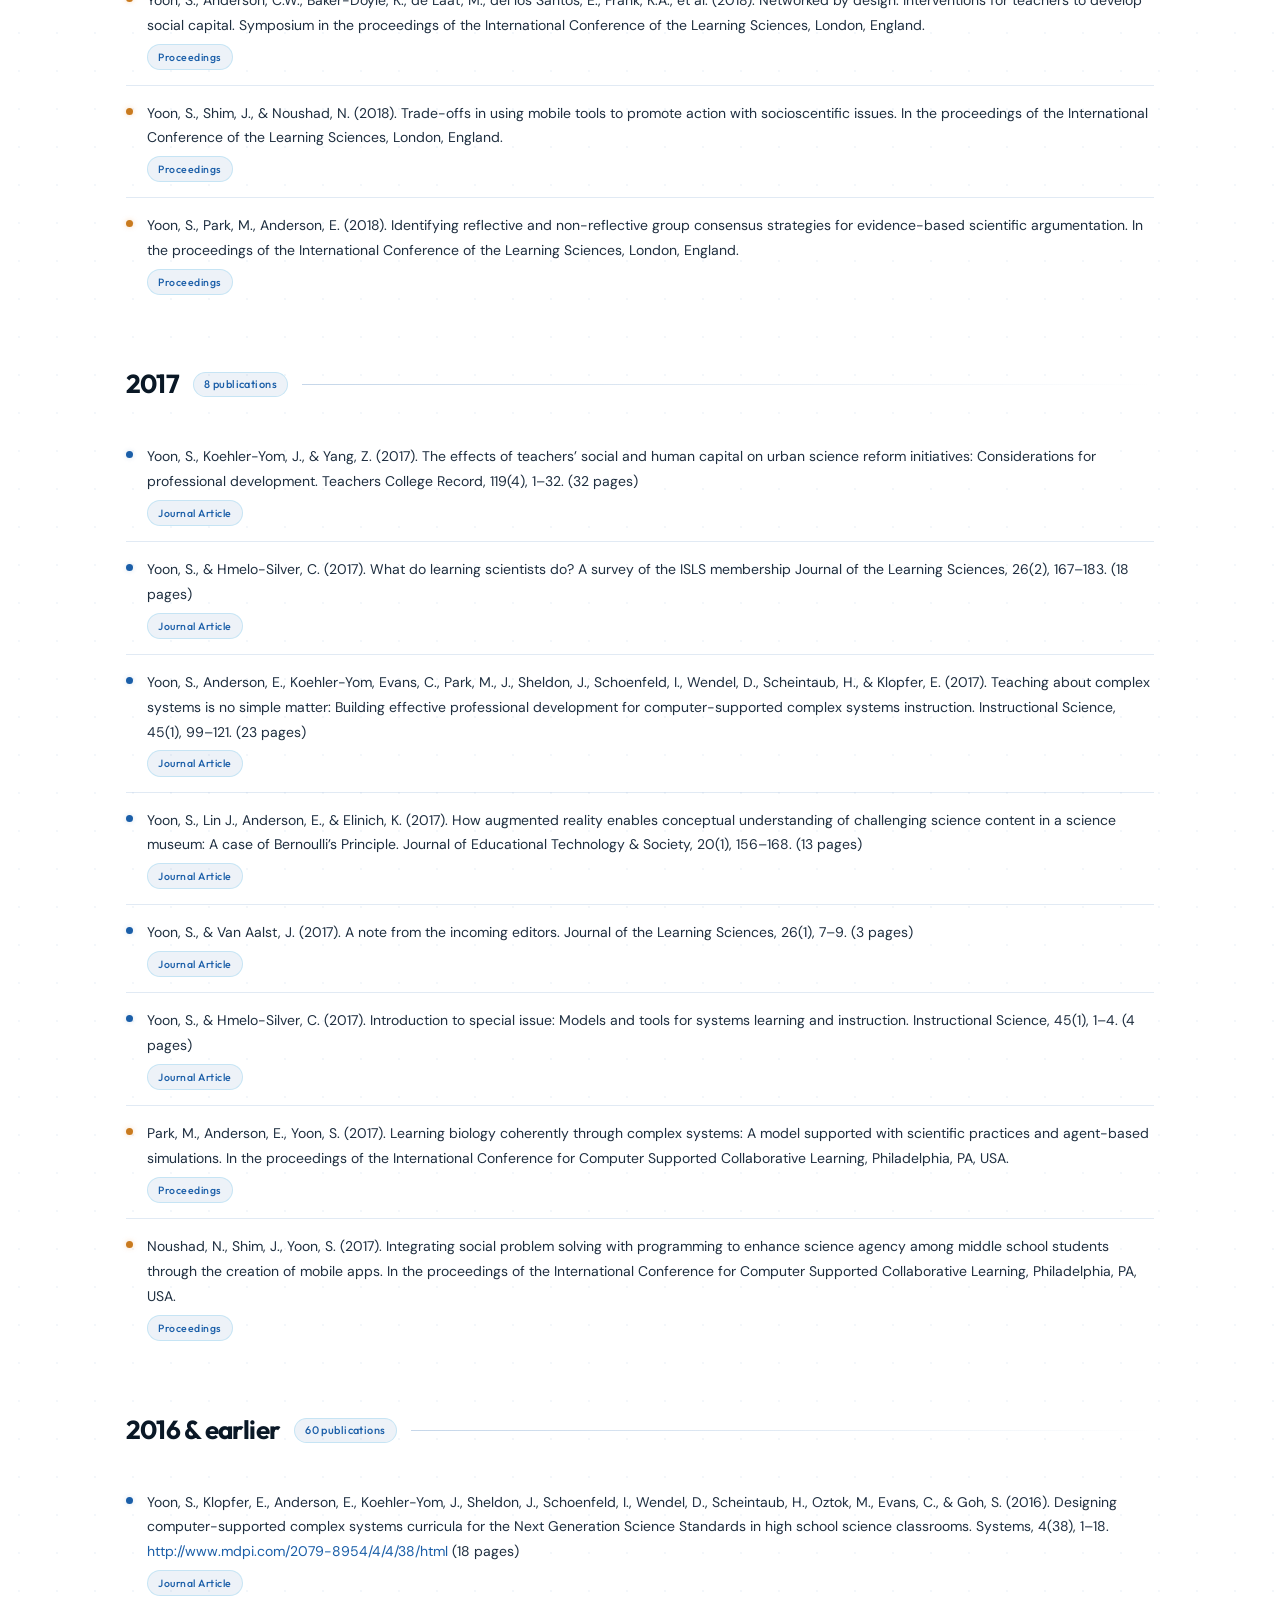
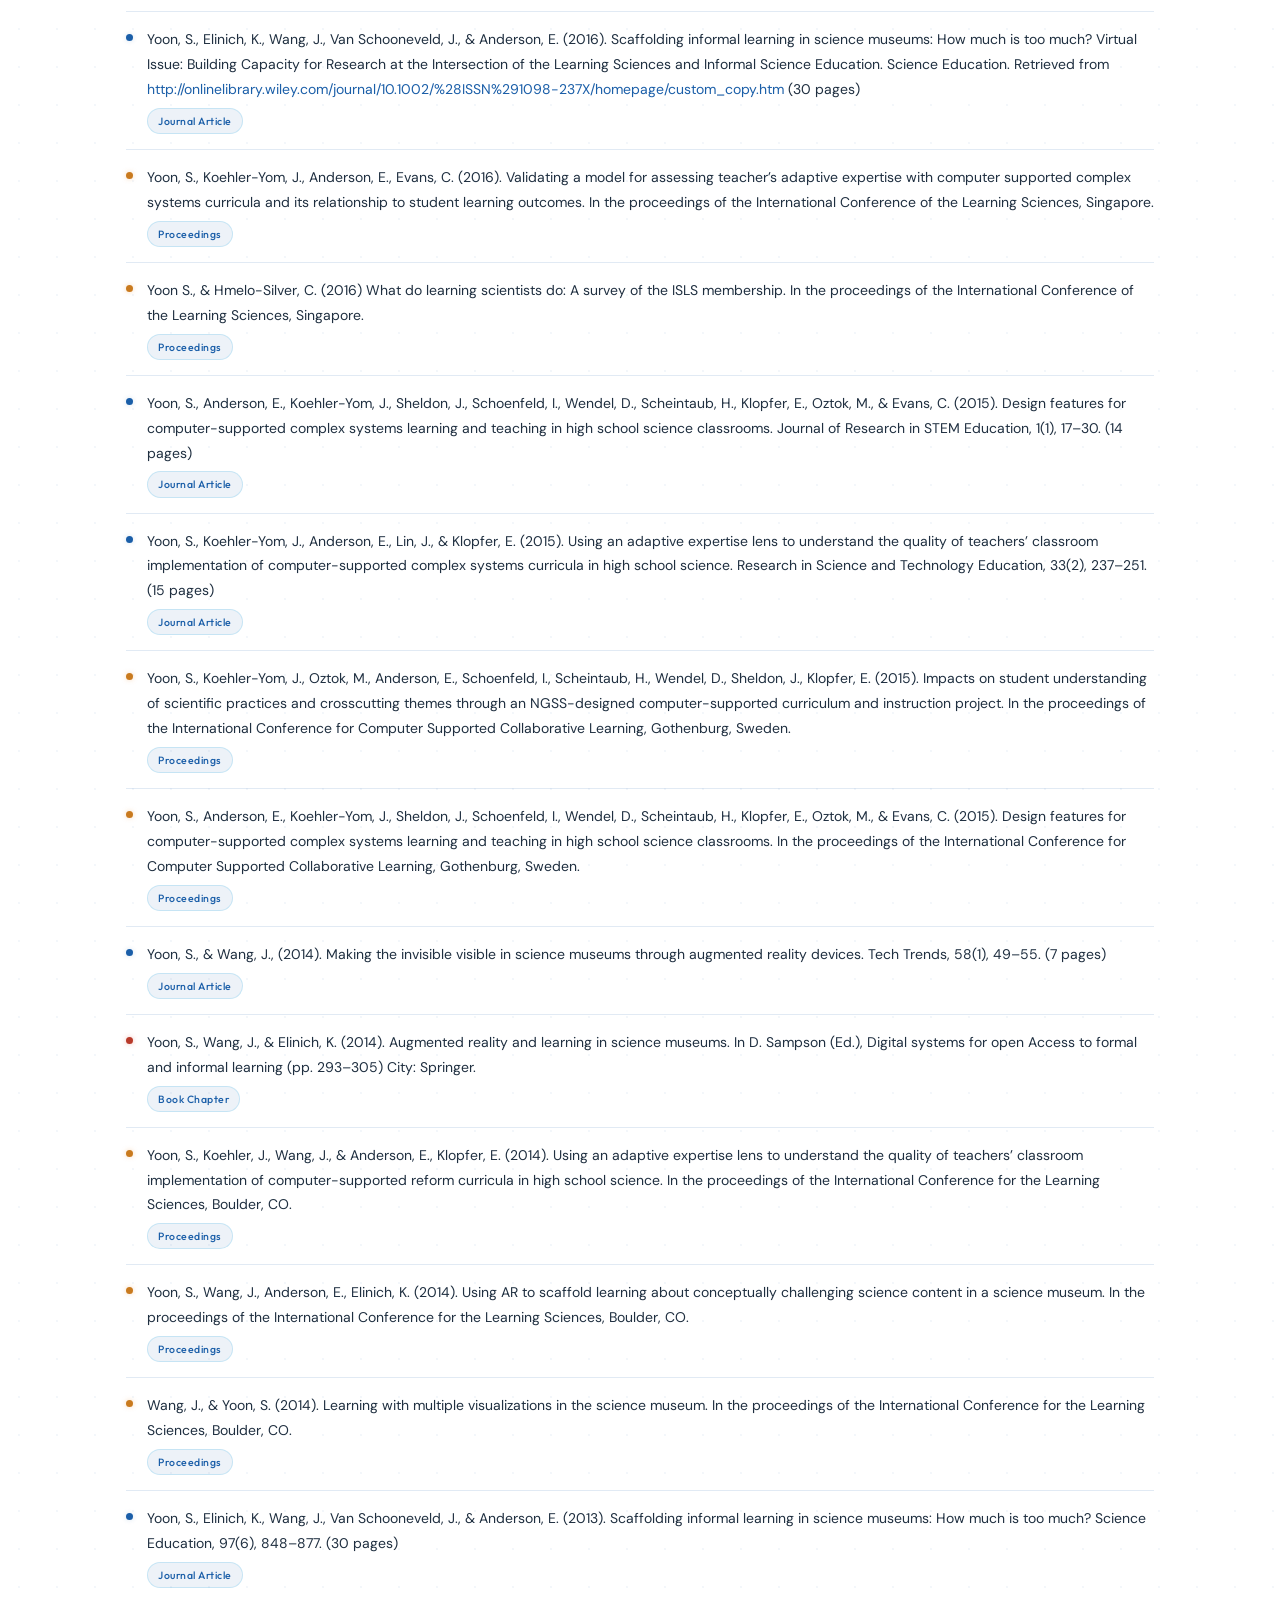
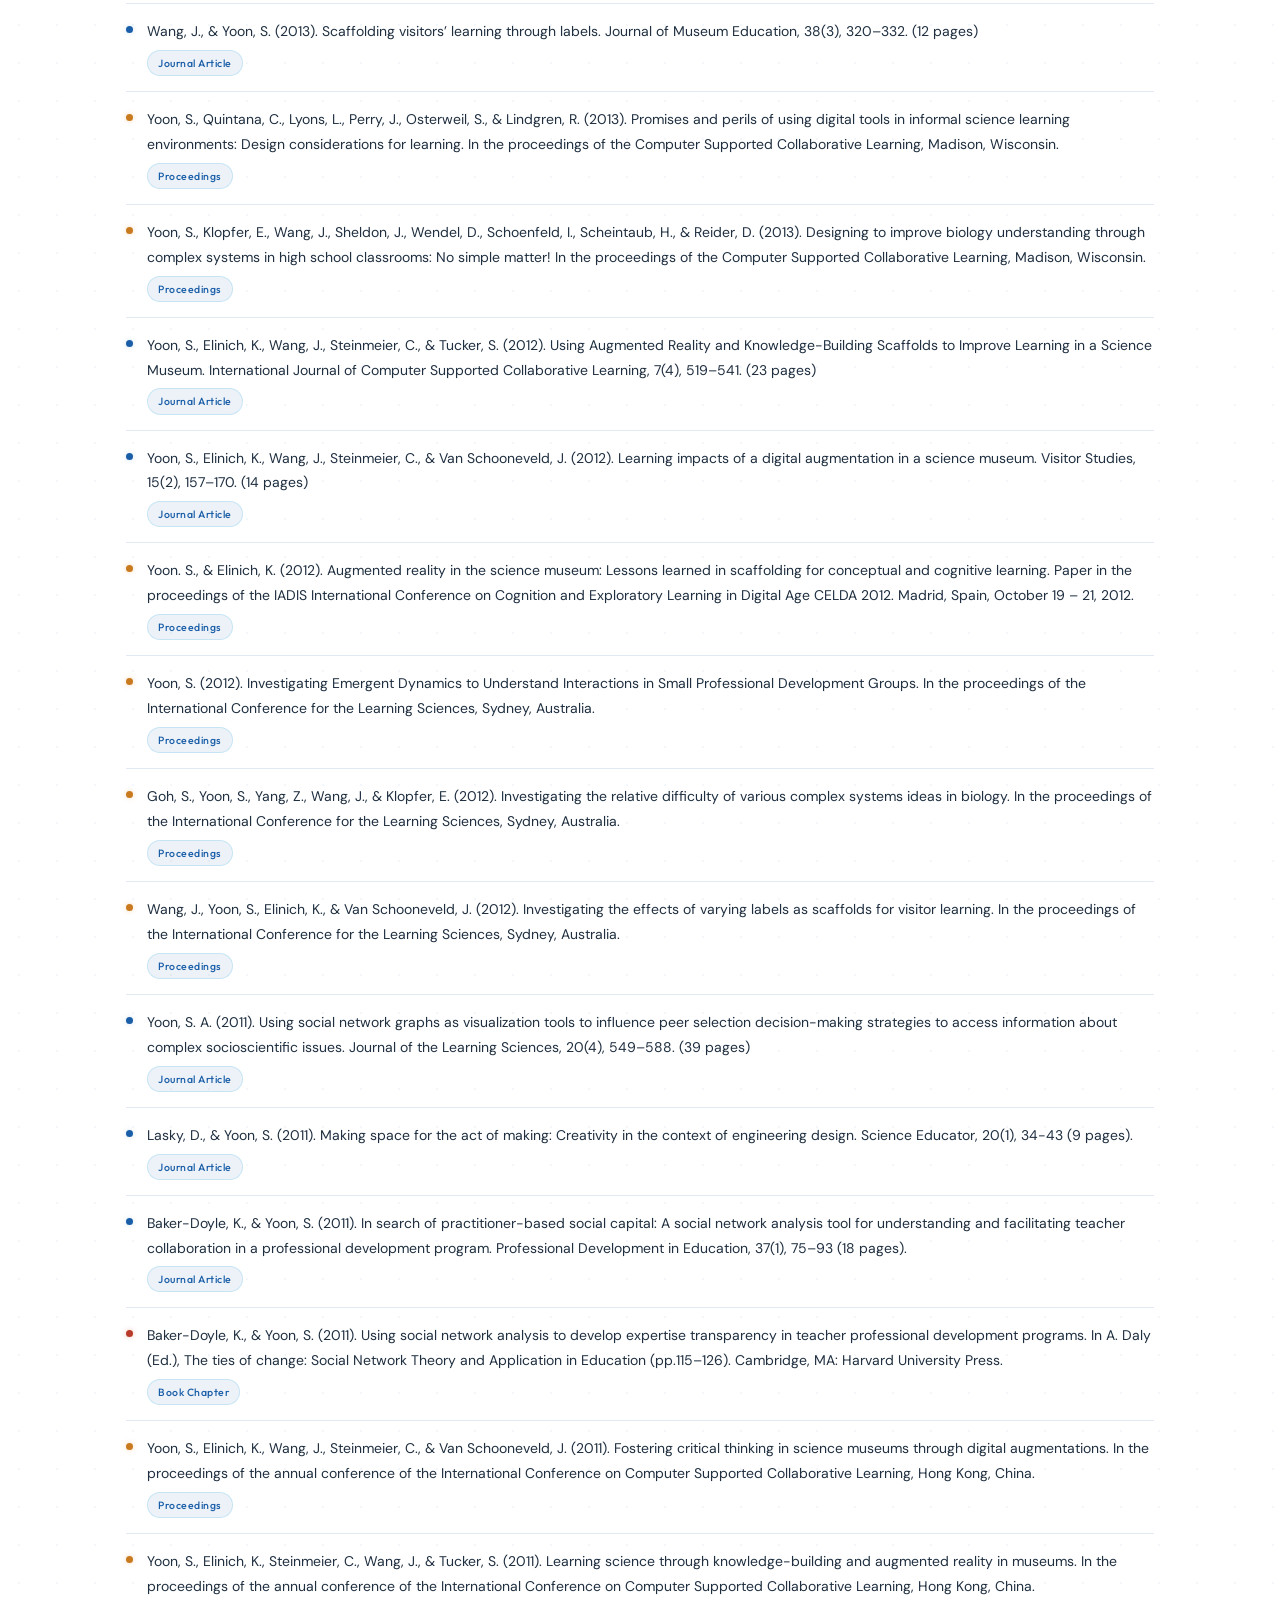
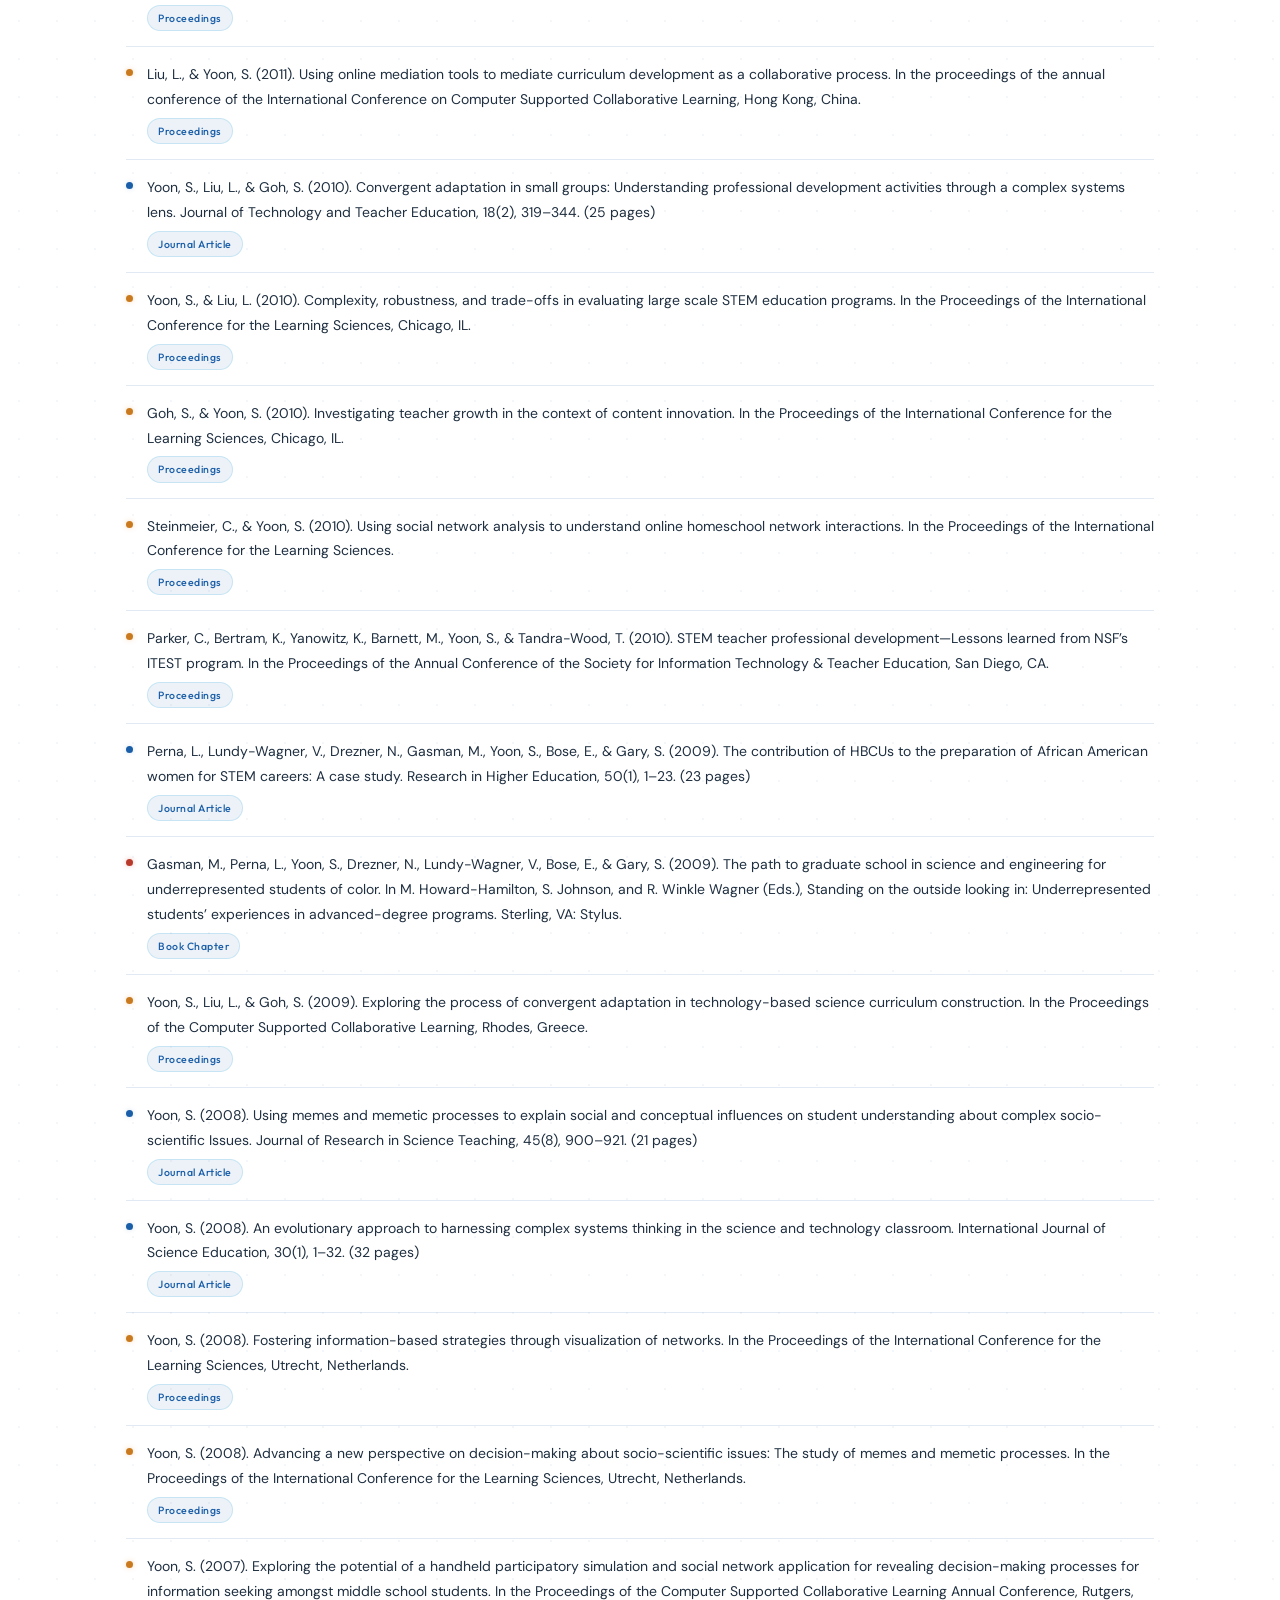
<file: pages/publications.html>
<!DOCTYPE html>
<html lang="en">
<head>
  <meta charset="UTF-8"/>
  <meta name="viewport" content="width=device-width, initial-scale=1.0"/>
  <title>Publications — SCOPE Learning Lab</title>
  <link rel="stylesheet" href="../assets/css/style.css"/>
  <style>
    .yr-row { display:flex; gap:8px; flex-wrap:wrap; margin-bottom:44px; }
    .yr-pill {
      font-family:var(--font-display); font-size:12.5px; font-weight:400;
      padding:6px 18px; border-radius:20px; cursor:pointer;
      background:var(--panel); color:var(--text-muted); border:1px solid var(--border);
      transition:all .15s;
    }
    .yr-pill:hover, .yr-pill.active {
      background:var(--cyan-dim); color:var(--cyan); border-color:var(--border-mid);
    }

    .pub-block { margin-bottom:52px; }
    .pub-year-head {
      display:flex; align-items:center; gap:14px; margin-bottom:22px;
    }
    .pub-year-num {
      font-family:var(--font-display); font-size:26px; font-weight:700;
      color:var(--text-bright); letter-spacing:-0.03em;
    }
    .pub-year-count {
      font-family:var(--font-display); font-size:11px; font-weight:500;
      background:var(--cyan-dim); color:var(--cyan); border:1px solid rgba(62,184,232,.22);
      padding:2px 10px; border-radius:20px; letter-spacing:.04em;
    }
    .pub-yr-line { flex:1; height:1px; background:linear-gradient(to right,var(--border-mid),transparent); }

    .pub-entry {
      display:flex; gap:14px; align-items:flex-start;
      padding:15px 0; border-bottom:1px solid var(--border);
    }
    .pub-entry:last-child { border-bottom:none; }
    .pub-node {
      width:7px; height:7px; border-radius:50%; flex-shrink:0; margin-top:7px;
      background:var(--cyan); box-shadow:0 0 5px var(--cyan-glow);
    }
    .pub-node.amber { background:var(--amber); box-shadow:0 0 5px rgba(232,145,62,.35); }
    .pub-node.coral { background:var(--coral); box-shadow:0 0 5px rgba(217,79,61,.35); }
    .pub-node.white { background:var(--node-white); box-shadow:none; }
    .pub-txt { flex:1; }
    .pub-cite { font-size:14px; color:var(--text); line-height:1.78; }
    .pub-cite em     { font-style:italic; color:var(--text-bright); }
    .pub-cite strong { font-weight:600; color:var(--text-bright); }
    .pub-cite a      { color:var(--cyan); word-break:break-word; }
    .pub-badges { margin-top:6px; display:flex; gap:6px; flex-wrap:wrap; }
  </style>
</head>
<body>

<nav class="site-nav">
  <div class="nav-inner">
    <a href="../index.html" class="nav-logo">SCOPE Learning Lab</a>
    <div class="nav-links">
      <a href="../index.html">About</a>
      <a href="projects.html">Projects</a>
      <a href="team.html">Our Team</a>
      <a href="publications.html" class="active">Publications</a>
      <a href="curricular-resources.html">Curricular Resources</a>
    </div>
    <button class="nav-hamburger" aria-label="Toggle menu" aria-expanded="false">&#9776;</button>
  </div>
</nav>

<div class="page-header">
  <div class="container">
    <p class="section-label">Scholarly Work</p>
    <h1>Publications</h1>
    <p>Journal articles, conference papers, and book chapters from the SCOPE Learning Lab research group.</p>
  </div>
</div>

<main>
  <section class="section">
    <div class="container">

      <div class="yr-row">
        <button class="yr-pill active" data-yr="all">All Years</button>
        <button class="yr-pill" data-yr="2026">2026</button>
        <button class="yr-pill" data-yr="2025">2025</button>
        <button class="yr-pill" data-yr="2024">2024</button>
        <button class="yr-pill" data-yr="2023">2023</button>
        <button class="yr-pill" data-yr="2022">2022</button>
        <button class="yr-pill" data-yr="2021">2021</button>
        <button class="yr-pill" data-yr="2020">2020</button>
        <button class="yr-pill" data-yr="2019">2019</button>
        <button class="yr-pill" data-yr="2018">2018</button>
        <button class="yr-pill" data-yr="2017">2017</button>
        <button class="yr-pill" data-yr="2016earlier">2016 &amp; earlier</button>
      </div>

      <!-- ===== 2026 ===== -->
      <div class="pub-block" data-year="2026">
        <div class="pub-year-head">
          <span class="pub-year-num">2026</span>
          <span class="pub-year-count">4 publications</span>
          <div class="pub-yr-line"></div>
        </div>

        <div class="pub-entry">
          <div class="pub-node"></div>
          <div class="pub-txt">
            <div class="pub-cite">Cottone, A. M., Zheng, B., Zhao, J., Yoon, S. A., Kaloustian, T., Li, H., &amp; Wells, R. G. (2026). Investigating systems complexity with the venus flytrap (<em>Dionaea muscipula</em>) using multiple models: Introducing high school students to approaches in mechanobiology. <em>Systems, 14</em>(3), 331. <a href="https://doi.org/10.3390/systems14030331" target="_blank" rel="noopener">https://doi.org/10.3390/systems14030331</a></div>
            <div class="pub-badges"><span class="tag">Journal Article</span></div>
          </div>
        </div>

        <div class="pub-entry">
          <div class="pub-node amber"></div>
          <div class="pub-txt">
            <div class="pub-cite">Yoon, S. A., Shim, J., Cottone, A. M., Miller, K., &amp; Noushad, N. (in press). Making the case to improve teachers' STEM-integrated content knowledge: An analysis of teachers' adaptive expertise and impacts on student classroom experiences. <em>International Journal of STEM Education.</em></div>
            <div class="pub-badges"><span class="tag">Journal Article</span><span class="tag inpress">In Press</span></div>
          </div>
        </div>

        <div class="pub-entry">
          <div class="pub-node amber"></div>
          <div class="pub-txt">
            <div class="pub-cite">Aldemir, T., Yoon, S. A., Miller, K., &amp; Shim, J. (in press). Teachers as co-designers: Fostering equitable participation through relational trust. <em>AERA Open.</em></div>
            <div class="pub-badges"><span class="tag">Journal Article</span><span class="tag inpress">In Press</span></div>
          </div>
        </div>

        <div class="pub-entry">
          <div class="pub-node amber"></div>
          <div class="pub-txt">
            <div class="pub-cite">Noushad, N., Shim, J., &amp; Yoon, S. A. (in press). Investigating epistemic opportunities: a contrastive case study of two high school teachers' instructional strategies to support student's agency. <em>Journal of Science Teacher Education.</em></div>
            <div class="pub-badges"><span class="tag">Journal Article</span><span class="tag inpress">In Press</span></div>
          </div>
        </div>
      </div>

      <!-- ===== 2025 ===== -->
      <div class="pub-block" data-year="2025">
        <div class="pub-year-head">
          <span class="pub-year-num">2025</span>
          <span class="pub-year-count">4 publications</span>
          <div class="pub-yr-line"></div>
        </div>

        <div class="pub-entry">
          <div class="pub-node"></div>
          <div class="pub-txt">
            <div class="pub-cite">Yoon, S.A., Miller, K.M., Richman, T., Noushad, N., Zhang, W., Hageman, G., Yueqiao, L., &amp; Cottone, A. (2025). Developing teachers' disciplinary knowledge in the K-12 STEM integration field: A review of a decade of educational research. <em>Review of Educational Research</em>, <em>95</em>(6), 1337–1378. <a href="https://doi.org/10.3102/00346543241289566" target="_blank" rel="noopener">https://doi.org/10.3102/00346543241289566</a></div>
            <div class="pub-badges"><span class="tag">Journal Article</span></div>
          </div>
        </div>

        <div class="pub-entry">
          <div class="pub-node coral"></div>
          <div class="pub-txt">
            <div class="pub-cite">Yoon, S.A., Shim, J., Zhang, W., Leung, V., &amp; Nguyen, Z. (2025). Epistemic emotions and their triggering of further epistemic engagement in a socioscientific high school unit on bioinformatics and air quality. Symposium paper in the <em>Proceedings of the 19th International Conference of the Learning Sciences-ICLS 2025</em>. Helsinki, Finland. <a href="https://doi.org/10.22318/icls2025.355776" target="_blank" rel="noopener">https://doi.org/10.22318/icls2025.355776</a></div>
            <div class="pub-badges"><span class="tag">Proceedings</span></div>
          </div>
        </div>

        <div class="pub-entry">
          <div class="pub-node coral"></div>
          <div class="pub-txt">
            <div class="pub-cite">Yang, Z., Yoon, S.A., Chinn, C., Hunkar, K., Hussain-Abidi, H., &amp; Noushad, N. (2025). Building student epistemic practices through curriculum design: An empirical study. Long paper in the <em>Proceedings of ICLS 2025</em>. Helsinki, Finland. <a href="https://doi.org/10.22318/icls2025.161813" target="_blank" rel="noopener">https://doi.org/10.22318/icls2025.161813</a></div>
            <div class="pub-badges"><span class="tag">Proceedings</span></div>
          </div>
        </div>

        <div class="pub-entry">
          <div class="pub-node coral"></div>
          <div class="pub-txt">
            <div class="pub-cite">Noushad, N.F., Yoon, S.A., Chinn, C., Yang, Z., LeBovidge, C., Hunkar, K., &amp; Hussain-Abidi, H. (2025). The making of competent outsiders: Using epistemic practices of science to enhance student's critical evaluation of misleading scientific explanations in classrooms. Short paper in the <em>Proceedings of ICLS 2025</em>. Helsinki, Finland. <a href="https://doi.org/10.22318/icls2025.913852" target="_blank" rel="noopener">https://doi.org/10.22318/icls2025.913852</a></div>
            <div class="pub-badges"><span class="tag">Proceedings</span></div>
          </div>
        </div>
      </div>

      <!-- ===== 2024 ===== -->
      <div class="pub-block" data-year="2024">
        <div class="pub-year-head">
          <span class="pub-year-num">2024</span>
          <span class="pub-year-count">9 publications</span>
          <div class="pub-yr-line"></div>
        </div>

        <div class="pub-entry">
          <div class="pub-node"></div>
          <div class="pub-txt">
            <div class="pub-cite">Shim, J., &amp; Yoon, S.A. (2024). Improving STEM education through resource activation: A study of culturally relevant teaching for critical data literacy in a high school science classroom. <em>Journal of Research in Science, Mathematics and Technology Education, 7,</em> 1-26. <a href="https://doi.org/10.31756/jrsmte.311SI" target="_blank" rel="noopener">https://doi.org/10.31756/jrsmte.311SI</a></div>
            <div class="pub-badges"><span class="tag">Journal Article</span><span class="tag award">Best Paper Award</span></div>
          </div>
        </div>

        <div class="pub-entry">
          <div class="pub-node coral"></div>
          <div class="pub-txt">
            <div class="pub-cite">Yoon, S.A., Chinn, C., Richman, T., Noushad, N., Hussain-Abidi, H., Hunkar, K., &amp; Yang, A. (2024). Instructional epistemic frames in professional development of high school biology teachers. Symposium paper in the <em>Proceedings of ICLS 2024</em>. Buffalo, New York. <a href="https://doi.org/10.22318/icls2024.370767" target="_blank" rel="noopener">https://doi.org/10.22318/icls2024.370767</a></div>
            <div class="pub-badges"><span class="tag">Proceedings</span></div>
          </div>
        </div>

        <div class="pub-entry">
          <div class="pub-node coral"></div>
          <div class="pub-txt">
            <div class="pub-cite">Yoon, S.A. (2024). Developing teachers' adaptive expertise for ambitious instruction and disciplinary learning. Symposium in the <em>Proceedings of ICLS 2024</em>. Buffalo, New York. <a href="https://doi.org/10.22318/icls2024.370767" target="_blank" rel="noopener">https://doi.org/10.22318/icls2024.370767</a></div>
            <div class="pub-badges"><span class="tag">Proceedings</span></div>
          </div>
        </div>

        <div class="pub-entry">
          <div class="pub-node coral"></div>
          <div class="pub-txt">
            <div class="pub-cite">Yoon, S.A., Shim, J., Leung, V.Y., &amp; Nguyen, Y. (2024). "OMG that's crazy!" Examining the role of high school biology students' epistemic emotions in data investigations of neighborhood air quality. Symposium paper in the <em>Proceedings of ICLS 2024</em>. Buffalo, New York. <a href="https://doi.org/10.22318/icls2024.702524" target="_blank" rel="noopener">https://doi.org/10.22318/icls2024.702524</a></div>
            <div class="pub-badges"><span class="tag">Proceedings</span></div>
          </div>
        </div>

        <div class="pub-entry">
          <div class="pub-node coral"></div>
          <div class="pub-txt">
            <div class="pub-cite">Yang, Z., Yoon, S.A., Chinn, C., Cottone, A., Richman, T., Noushad, N., Hussain-Abidi, H., &amp; Hunkar, K. (2024). Examining teachers' implementation of scientific epistemic practices curricula through an adaptive expertise lens: A case study. Long paper in the <em>Proceedings of ICLS 2024</em>. Buffalo, New York. <a href="https://doi.org/10.22318/icls2024.431352" target="_blank" rel="noopener">https://doi.org/10.22318/icls2024.431352</a></div>
            <div class="pub-badges"><span class="tag">Proceedings</span></div>
          </div>
        </div>

        <div class="pub-entry">
          <div class="pub-node coral"></div>
          <div class="pub-txt">
            <div class="pub-cite">Noushad, N., Yoon, S.A., Chinn, C., Yang, Z., Hussain-Abidi, H., &amp; Hunkar, H. (2024). "Scientists don't know the truth; they tell you what they know to be true!": Shaping high school students understanding of how scientists establish trustworthy claims using epistemic practices. Long paper in the <em>Proceedings of ICLS 2024</em>. Buffalo, New York. <a href="https://doi.org/10.22318/icls2024.513395" target="_blank" rel="noopener">https://doi.org/10.22318/icls2024.513395</a></div>
            <div class="pub-badges"><span class="tag">Proceedings</span></div>
          </div>
        </div>

        <div class="pub-entry">
          <div class="pub-node coral"></div>
          <div class="pub-txt">
            <div class="pub-cite">Aldemir, T., Shim, J., &amp; Yoon, S.A. (2024). Teachers as co-thinkers and facilitators: Unpacking teacher-student dynamics in co-design partnerships. Symposium paper in the <em>Proceedings of ICLS 2024</em>. Buffalo, New York. <a href="https://doi.org/10.22318/icls2024.752026" target="_blank" rel="noopener">https://doi.org/10.22318/icls2024.752026</a></div>
            <div class="pub-badges"><span class="tag">Proceedings</span></div>
          </div>
        </div>

        <div class="pub-entry">
          <div class="pub-node coral"></div>
          <div class="pub-txt">
            <div class="pub-cite">Aldemir, T., Shim, J., &amp; Yoon, S.A. (2024). Empowering voices: Promoting equitable participation in student-inclusive co-design research-practice partnerships. Long paper in the <em>Proceedings of ICLS 2024</em>. Buffalo, New York. <a href="https://doi.org/10.22318/icls2024.589952" target="_blank" rel="noopener">https://doi.org/10.22318/icls2024.589952</a></div>
            <div class="pub-badges"><span class="tag">Proceedings</span></div>
          </div>
        </div>

        <div class="pub-entry">
          <div class="pub-node coral"></div>
          <div class="pub-txt">
            <div class="pub-cite">Hussain-Abidi, H., Hunkar, H., Chinn, C., Yoon, S.A., Noushad, N., &amp; Yang, Z. (2024). Using Apt-AIR to guide the design and analysis of a socio-scientific unit. Symposium paper in the <em>Proceedings of ICLS 2024</em>. Buffalo, New York. <a href="https://doi.org/10.22318/icls2024.891203" target="_blank" rel="noopener">https://doi.org/10.22318/icls2024.891203</a></div>
            <div class="pub-badges"><span class="tag">Proceedings</span></div>
          </div>
        </div>
      </div>

      <!-- ===== 2023 ===== -->
      <div class="pub-block" data-year="2023">
        <div class="pub-year-head">
          <span class="pub-year-num">2023</span>
          <span class="pub-year-count">10 publications</span>
          <div class="pub-yr-line"></div>
        </div>

        <div class="pub-entry"><div class="pub-node"></div><div class="pub-txt"><div class="pub-cite">Yoon, S.A., Chinn, C., Noushad, N., Richman, T., Hussain-Abidi, H., Hunkar, K., Cottone, A., Katz, J., Mitkus, E., &amp; Wendel, D. (2023). Seven design principles for teaching complex socioscientific issues: the design of a complex systems agent-based disease epidemic model and the application of epistemic practices in high school biology. <em>Frontiers in Education 8</em>(1210153). <a href="https://doi.org/10.3389/feduc.2023.1210153" target="_blank" rel="noopener">https://doi.org/10.3389/feduc.2023.1210153</a></div><div class="pub-badges"><span class="tag">Journal Article</span></div></div></div>

        <div class="pub-entry"><div class="pub-node"></div><div class="pub-txt"><div class="pub-cite">Chinn, C., Yoon, S.A., Hussain-Abidi, H., Hunkar, K., Noushad, N., &amp; Richman, T. (2023). Designing learning environments to promote good thinking in a post-truth world: An example from science education. <em>European Journal of Education</em>, <em>58</em>(3), 407–421. <a href="https://doi.org/10.1111/ejed.12573" target="_blank" rel="noopener">https://doi.org/10.1111/ejed.12573</a></div><div class="pub-badges"><span class="tag">Journal Article</span></div></div></div>

        <div class="pub-entry"><div class="pub-node"></div><div class="pub-txt"><div class="pub-cite">Miller, K.M., &amp; Yoon, S.A. (2023). Teaching complexity in biology through agent-based simulations: The relationship between students' knowledge of complex systems and modeling. <em>Frontiers in Education</em>, <em>8</em>(1198307). <a href="https://doi.org/10.3389/feduc.2023.1198307" target="_blank" rel="noopener">https://doi.org/10.3389/feduc.2023.1198307</a></div><div class="pub-badges"><span class="tag">Journal Article</span></div></div></div>

        <div class="pub-entry"><div class="pub-node"></div><div class="pub-txt"><div class="pub-cite">Cottone, A. M., Yoon, S.A., Shim, J., Coulter, B., &amp; Carman, S. (2023). Evaluating apt epistemic processes in support of data literacy in elementary school students. <em>Instructional Science</em>, <em>51</em>, 1–37. <a href="https://awspntest.apa.org/doi/10.1007/s11251-022-09610-8" target="_blank" rel="noopener">https://doi.org/10.1007/s11251-022-09610-8</a></div><div class="pub-badges"><span class="tag">Journal Article</span></div></div></div>

        <div class="pub-entry"><div class="pub-node amber"></div><div class="pub-txt"><div class="pub-cite">Yoon, S. A., Shim, J., Cottone, A., Noushad N., Yoo, J., &amp; Miller, K. (2023). Professional development for STEM integration: Analyzing bioinformatics teaching through considerations of adaptive expertise and cognitive load. In A. Superfine, S. Goldman, and M. Ko (Eds), <em>Teacher Learning in Changing Contexts</em> (pp. 69–90). Routledge Press. <a href="https://doi.org/10.4324/9781003097112" target="_blank" rel="noopener">https://doi.org/10.4324/9781003097112</a></div><div class="pub-badges"><span class="tag">Book Chapter</span></div></div></div>

        <div class="pub-entry"><div class="pub-node coral"></div><div class="pub-txt"><div class="pub-cite">Shim, J., &amp; Yoon, S.A. (2023). Activating resources for incorporating culturally relevant teaching in STEM curricula. <em>Proceedings of ICLS 2023</em>. Montreal, Canada. <a href="https://doi.org/10.22318/icls2023.643529" target="_blank" rel="noopener">https://doi.org/10.22318/icls2023.643529</a></div><div class="pub-badges"><span class="tag">Proceedings</span></div></div></div>

        <div class="pub-entry"><div class="pub-node coral"></div><div class="pub-txt"><div class="pub-cite">Cottone, A., Yoon, S.A., Richman, T., Chinn, C., Hussain-Abidi, H., &amp; Noushad, N. (2023). Examining the effects of teacher instructional approaches on shifting students' experiences towards epistemic practices during scientific modeling. <em>Proceedings of ICLS 2023</em>. Montreal, Canada. <a href="https://doi.org/10.22318/icls2023.200377" target="_blank" rel="noopener">https://doi.org/10.22318/icls2023.200377</a></div><div class="pub-badges"><span class="tag">Proceedings</span></div></div></div>

        <div class="pub-entry"><div class="pub-node coral"></div><div class="pub-txt"><div class="pub-cite">Miller, K., &amp; Yoon, S.A. (2023). Supporting high school science teachers in developing pedagogical content knowledge for data literacy. <em>Proceedings of ICLS 2023</em>. Montreal, Canada. <a href="https://doi.org/10.22318/icls2023.694470" target="_blank" rel="noopener">https://doi.org/10.22318/icls2023.694470</a></div><div class="pub-badges"><span class="tag">Proceedings</span></div></div></div>

        <div class="pub-entry"><div class="pub-node coral"></div><div class="pub-txt"><div class="pub-cite">Aldemir, T., Yoon, S.A., Miller, K., &amp; Shim, J. (2023). Teachers as co-designers: Forming equitable participation through the lens of relational trust. <em>Proceedings of ICLS 2023</em>. Montreal, Canada. <a href="https://doi.org/10.22318/icls2023.875205" target="_blank" rel="noopener">https://doi.org/10.22318/icls2023.875205</a></div><div class="pub-badges"><span class="tag">Proceedings</span></div></div></div>

        <div class="pub-entry"><div class="pub-node coral"></div><div class="pub-txt"><div class="pub-cite">Hussain-Abidi, H., Hunkar, K., Chinn, C.A., Yoon, S.A., Cottone, A.C., Noushad, N.F., &amp; Richman, T. (2023). Analyzing teacher epistemic moves in science classrooms. <em>Proceedings of ICLS 2023</em>. Montreal, Canada. <a href="https://doi.org/10.22318/icls2023.977729" target="_blank" rel="noopener">https://doi.org/10.22318/icls2023.977729</a></div><div class="pub-badges"><span class="tag">Proceedings</span></div></div></div>
      </div>

      <!-- ===== 2022 ===== -->
      <div class="pub-block" data-year="2022">
        <div class="pub-year-head">
          <span class="pub-year-num">2022</span>
          <span class="pub-year-count">10 publications</span>
          <div class="pub-yr-line"></div>
        </div>

        <div class="pub-entry"><div class="pub-node amber"></div><div class="pub-txt"><div class="pub-cite">Yoon, S.A. (2022). Designing complex systems curricula for high school biology: A decade of work with the BioGraph project. In Knipples, M.C. and Ben Zvi Assaraf, O. (Eds.) <em>Fostering Understanding of Complex Systems in Biology Education</em> (pp. 227–248). Routledge Press.</div><div class="pub-badges"><span class="tag">Book Chapter</span></div></div></div>

        <div class="pub-entry"><div class="pub-node amber"></div><div class="pub-txt"><div class="pub-cite">Housh, K., Hmelo-Silver, C., &amp; Yoon, S. (2022). Theoretical perspectives on complex systems in biology education. In Knipples, M.C. and Ben Zvi Assaraf, O. (Eds.) <em>Understanding Complexity in Biology Education</em>. Routledge Press.</div><div class="pub-badges"><span class="tag">Book Chapter</span></div></div></div>

        <div class="pub-entry"><div class="pub-node coral"></div><div class="pub-txt"><div class="pub-cite">Yoon, S., Chinn, C., Cottone, A., Richman, T., Noushad, N., &amp; Hussain-Abidi, H. (2022). Forging pathways from computational complex systems models to current socioscientific issues through scientific epistemic practices. <em>Proceedings of CSCL 2022</em>. Hiroshima, Japan. <a href="https://dx.doi.org/10.22318/icls2022.1699" target="_blank" rel="noopener">https://dx.doi.org/10.22318/icls2022.1699</a></div><div class="pub-badges"><span class="tag">Proceedings</span></div></div></div>

        <div class="pub-entry"><div class="pub-node coral"></div><div class="pub-txt"><div class="pub-cite">Noushad, F.N., Cottone, A., Hussain-Abidi, H., Yoon, S., &amp; Chinn, C. (2022). Epistemic Practices that Advance Learning of Complex Systems [Structured Poster Presentation]. <em>Proceedings of CSCL 2022</em>. Hiroshima, Japan.</div><div class="pub-badges"><span class="tag">Proceedings</span></div></div></div>

        <div class="pub-entry"><div class="pub-node coral"></div><div class="pub-txt"><div class="pub-cite">Yoon, S., Chinn, C., &amp; Noushad, N. (2022). Frameworks and methodologies for epistemic growth in K-12 science classrooms to address post-truth discourse. <em>Proceedings of CSCL 2022</em>. Hiroshima, Japan. <a href="https://dx.doi.org/10.22318/icls2022.1683" target="_blank" rel="noopener">https://dx.doi.org/10.22318/icls2022.1683</a></div><div class="pub-badges"><span class="tag">Proceedings</span></div></div></div>

        <div class="pub-entry"><div class="pub-node coral"></div><div class="pub-txt"><div class="pub-cite">Hussain-Abidi, H., Chinn, C., Yoon, S., Cottone, A., Noushad, N., &amp; Richman, T. (2022). Apt Epistemic Practices in a High School Science Classroom: A Contrastive Case Study. <em>Proceedings of ICLS 2022</em>. Hiroshima, Japan. <a href="https://dx.doi.org/10.22318/icls2022.751" target="_blank" rel="noopener">https://dx.doi.org/10.22318/icls2022.751</a></div><div class="pub-badges"><span class="tag">Proceedings</span></div></div></div>

        <div class="pub-entry"><div class="pub-node coral"></div><div class="pub-txt"><div class="pub-cite">Richman, T., Yoon, S., Miller, K., &amp; Marei, A. (2022). Using social media to extend online professional development: Investigating teachers' fulfillment of personal interest and self-efficacy on WhatsApp. <em>Proceedings of CSCL 2022</em>. Hiroshima, Japan. <a href="https://doi.dx.org/10.22318/cscl2022.43" target="_blank" rel="noopener">https://doi.dx.org/10.22318/cscl2022.43</a></div><div class="pub-badges"><span class="tag">Proceedings</span></div></div></div>

        <div class="pub-entry"><div class="pub-node coral"></div><div class="pub-txt"><div class="pub-cite">Miller, K., Yoon, S. A., &amp; Shim, J. (2022). Surfacing collective pedagogical content knowledge for data literacy: An exploratory study with high school science teachers. <em>Proceedings of ICLS 2022</em>. Hiroshima, Japan. <a href="https://dx.doi.org/10.22318/icls2022.1037" target="_blank" rel="noopener">https://dx.doi.org/10.22318/icls2022.1037</a></div><div class="pub-badges"><span class="tag">Proceedings</span></div></div></div>

        <div class="pub-entry"><div class="pub-node coral"></div><div class="pub-txt"><div class="pub-cite">Noushad, N. F., Shim, J., &amp; Yoon, S. (2022). Navigating the conceptual and critical demands of data literacy in high school space using firsthand data. <em>Proceedings of ICLS 2022</em>. Hiroshima, Japan. <a href="https://dx.doi.org/10.22318/icls2022.195" target="_blank" rel="noopener">https://dx.doi.org/10.22318/icls2022.195</a></div><div class="pub-badges"><span class="tag">Proceedings</span></div></div></div>

        <div class="pub-entry"><div class="pub-node coral"></div><div class="pub-txt"><div class="pub-cite">Shim, J., Noushad, N. F., &amp; Yoon, S. (2022). Exploring pedagogical strategies for promoting student epistemic agency through the transfer of cognitive authority in an online science class. <em>Proceedings of CSCL 2022</em>. Hiroshima, Japan. <a href="https://doi.dx.org/10.22318/cscl2022.51" target="_blank" rel="noopener">https://doi.dx.org/10.22318/cscl2022.51</a></div><div class="pub-badges"><span class="tag">Proceedings</span></div></div></div>
      </div>

      <!-- ===== 2021 ===== -->
      <div class="pub-block" data-year="2021">
        <div class="pub-year-head">
          <span class="pub-year-num">2021</span>
          <span class="pub-year-count">7 publications</span>
          <div class="pub-yr-line"></div>
        </div>

        <div class="pub-entry"><div class="pub-node"></div><div class="pub-txt"><div class="pub-cite">Diwadkar A.R., Yoon, S.A., Shim, J., Gonzalez, M., Urbanowicz, R., &amp; Himes, B.E. (2021). Integrating biomedical informatics training into existing high school curricula. <em>AMIA Joint Summits on Translational Science</em>, <em>2021</em>, 190–199. <a href="https://pubmed.ncbi.nlm.nih.gov/34457133/" target="_blank" rel="noopener">https://pubmed.ncbi.nlm.nih.gov/34457133/</a></div><div class="pub-badges"><span class="tag">Journal Article</span></div></div></div>

        <div class="pub-entry"><div class="pub-node amber"></div><div class="pub-txt"><div class="pub-cite">Enyedy, N., &amp; Yoon, S. (2021). Immersive environments: Learning in augmented + virtual reality. Chapter 21. In U. Cress, C. Rose, A.F. Wise and J. Oshima, (Eds.) <em>The International Handbook of Computer Supported Collaborative Learning</em> (pp. 389–406). Switzerland: Springer Nature.</div><div class="pub-badges"><span class="tag">Book Chapter</span></div></div></div>

        <div class="pub-entry"><div class="pub-node amber"></div><div class="pub-txt"><div class="pub-cite">Fick, S. J., Hmelo-Silver, C. E., Barth-Cohen, L., Yoon, S., &amp; Baek, J. (2021). Systems and system models. In Nordine, J. &amp; Lee, O. (Eds.), <em>Crosscutting Concepts: Strengthening Science and Engineering Learning</em> (pp. 135–163). Arlington, VA: NSTA Press.</div><div class="pub-badges"><span class="tag">Book Chapter</span></div></div></div>

        <div class="pub-entry"><div class="pub-node coral"></div><div class="pub-txt"><div class="pub-cite">Noushad, N., Shim, J., Yoon, S., &amp; Cottone, A. (2021). Are community relevant PBL supports enough to promote epistemic agency? Exploring variation in epistemic pedagogical practices in science classrooms. <em>Annual Conference of the International Society of the Learning Sciences.</em> <span style="font-size:11.5px;background:rgba(232,145,62,.1);color:var(--amber);padding:2px 8px;border-radius:10px;font-family:var(--font-display);font-weight:500;">Nominated for best student paper</span> <a href="https://repository.isls.org/handle/1/7468" target="_blank" rel="noopener">https://repository.isls.org/handle/1/7468</a></div><div class="pub-badges"><span class="tag">Proceedings</span></div></div></div>

        <div class="pub-entry"><div class="pub-node coral"></div><div class="pub-txt"><div class="pub-cite">Richman, T., Yoon, S. A., Marei, A., &amp; Miller, K. (2021, June 7–11). Analyzing Peer Interaction as Asynchronous Online Professional Development Scales Up to Include More Teachers [Poster session]. <em>International Society of the Learning Sciences 2021 Conference.</em></div><div class="pub-badges"><span class="tag">Proceedings</span></div></div></div>

        <div class="pub-entry"><div class="pub-node coral"></div><div class="pub-txt"><div class="pub-cite">Miller, K., Yoon, S., Cottone, A., &amp; Shim, J. (June 2021). Integrating data literacy into secondary school science: An exploratory study of a pilot professional development. Short paper at <em>ISLS 2021</em>, Bochum, Germany (virtual). <a href="https://repository.isls.org/handle/1/7582" target="_blank" rel="noopener">https://repository.isls.org/handle/1/7582</a></div><div class="pub-badges"><span class="tag">Proceedings</span></div></div></div>

        <div class="pub-entry"><div class="pub-node coral"></div><div class="pub-txt"><div class="pub-cite">Shim, J., Yoon, S., Cottone, A., &amp; Miller, K. (2021). Two exploratory case studies for teachers' adaptive expertise in teaching Bioinformatics in high school science classroom. Poster at <em>International Society of the Learning Sciences.</em> <a href="https://repository.isls.org/handle/1/7376" target="_blank" rel="noopener">https://repository.isls.org/handle/1/7376</a></div><div class="pub-badges"><span class="tag">Proceedings</span></div></div></div>
      </div>

      <div class="pub-block" data-year="2020">
        <div class="pub-year-head">
          <span class="pub-year-num">2020</span>
          <span class="pub-year-count">10 publications</span>
          <div class="pub-yr-line"></div>
        </div>
          <div class="pub-entry"><div class="pub-node"></div><div class="pub-txt"><div class="pub-cite">Yoon, S. A., Miller, K., &amp; Richman, T. (2020). Comparative Study of High-Quality Professional Development for High School Biology in a Face-to-Face versus Online Delivery Mode. Educational Technology &amp; Society, 23(3), 68–80.</div><div class="pub-badges"><span class="tag">Journal Article</span></div></div></div>
          <div class="pub-entry"><div class="pub-node"></div><div class="pub-txt"><div class="pub-cite">Yoon, S. A., Miller, K., Richman, T., Wendel, D., Schoenfeld, I., Anderson, E., &amp; Shim, J. (2020). Encouraging collaboration and building community in online asynchronous professional development: Designing for social capital. International Journal of Computer-Supported Collaborative Learning, 15(3), 351–371.</div><div class="pub-badges"><span class="tag">Journal Article</span></div></div></div>
          <div class="pub-entry"><div class="pub-node"></div><div class="pub-txt"><div class="pub-cite">Yoon, S. A., Miller, K., Richman, T., Wendel, D., Schoenfeld, I., Anderson, E., Shim, J., &amp; Marei, A. (2020). A social capital design for delivering online asynchronous professional development in a MOOC course for science teachers. Information and the Learning Sciences. 1–16.</div><div class="pub-badges"><span class="tag">Journal Article</span></div></div></div>
          <div class="pub-entry"><div class="pub-node"></div><div class="pub-txt"><div class="pub-cite">Lasky D., &amp; Yoon, S. (2020). A creative classroom for everyone: An introduction to a small ‘c’ creativity framework. Thinking Skills and Creativity, 36, 1–9.</div><div class="pub-badges"><span class="tag">Journal Article</span></div></div></div>
          <div class="pub-entry"><div class="pub-node"></div><div class="pub-txt"><div class="pub-cite">Baker-Doyle, K., &amp; Yoon, S. (2020). The social side of teacher education: Implications of social network research for the design of professional development. International Journal of Educational Research, 101, 1–5.</div><div class="pub-badges"><span class="tag">Journal Article</span></div></div></div>
          <div class="pub-entry"><div class="pub-node"></div><div class="pub-txt"><div class="pub-cite">Cottone, A., &amp; Yoon, S. (2020). Improving the design of undergraduate biology courses toward the goal of retention: The case of real-world inquiry and active learning through metagenomics. Journal of Microbiology and Biology Education, 21(1), 1–10.</div><div class="pub-badges"><span class="tag">Journal Article</span></div></div></div>
          <div class="pub-entry"><div class="pub-node amber"></div><div class="pub-txt"><div class="pub-cite">Yoon, S., Miller, K., Richman, T., Wendel, D., Schoenfeld, I., &amp; Anderson, E. (2020). Comparative study of high-quality professional development for high school biology in a face-to-face vs. online delivery mode. Paper in the proceedings of the International Conference for the Learning Sciences, Nashville, TN. <a href="https://icls2020.exordo.com/programme/presentation/186" target="_blank" rel="noopener">https://icls2020.exordo.com/programme/presentation/186</a> (Conference canceled)</div><div class="pub-badges"><span class="tag">Proceedings</span></div></div></div>
          <div class="pub-entry"><div class="pub-node amber"></div><div class="pub-txt"><div class="pub-cite">Reisman, A., Yoon, S., Anderson, E., Brown, T, Correnti, R., Ebby, C., &amp;…Fishman, B. (2020). Designing online experiences to support teacher learning and professional development across subject areas. Symposium in the proceedings of the International Conference for the Learning Sciences, Nashville, TN. <a href="https://icls2020.exordo.com/programme/presentation/3" target="_blank" rel="noopener">https://icls2020.exordo.com/programme/presentation/3</a> (Conference canceled)</div><div class="pub-badges"><span class="tag">Proceedings</span></div></div></div>
          <div class="pub-entry"><div class="pub-node amber"></div><div class="pub-txt"><div class="pub-cite">Matuk, C., Yoon, S., Polman, J., Amato, A., Barton, J., Bulalacao, N., &amp;…Zellner, M. (2020). Data literacy for social justice. Symposium in the proceedings of the International Conference for the Learning Sciences, Nashville, TN. <a href="https://icls2020.exordo.com/programme/presentation/85" target="_blank" rel="noopener">https://icls2020.exordo.com/programme/presentation/85</a> (Conference canceled)</div><div class="pub-badges"><span class="tag">Proceedings</span></div></div></div>
          <div class="pub-entry"><div class="pub-node amber"></div><div class="pub-txt"><div class="pub-cite">Cottone, A., Yoon, S., Shim, J., Coulter, B., &amp; Carman, S. (2020). Investigating the development of data literacy through apt epistemic performance with elementary school students. Poster in the proceedings of the International Conference for the Learning Sciences, Nashville, TN. (Conference canceled)</div><div class="pub-badges"><span class="tag">Proceedings</span></div></div></div>
      </div>

      <div class="pub-block" data-year="2019">
        <div class="pub-year-head">
          <span class="pub-year-num">2019</span>
          <span class="pub-year-count">10 publications</span>
          <div class="pub-yr-line"></div>
        </div>
          <div class="pub-entry"><div class="pub-node"></div><div class="pub-txt"><div class="pub-cite">Yoon, S., Evans, C., Anderson, E., Koehler, J., &amp; Miller, K. (2019). Validating a model for assessing science teacher’s adaptive expertise with computer-supported complex systems curricula and its relationship to student learning outcomes. Journal of Science Teacher Education, 30(8), 890–905.</div><div class="pub-badges"><span class="tag">Journal Article</span></div></div></div>
          <div class="pub-entry"><div class="pub-node"></div><div class="pub-txt"><div class="pub-cite">Yoon, S., Shim, J., &amp; Noushad, N. (2019). Trade-offs in using mobile artifacts to promote action with socioscientific issues. TechTrends, 63(5), 602–610.</div><div class="pub-badges"><span class="tag">Journal Article</span></div></div></div>
          <div class="pub-entry"><div class="pub-node"></div><div class="pub-txt"><div class="pub-cite">Yoon, S., Goh, S., Yang, Z. (2019). Toward a learning progression for understanding complex systems in science education. Complicity, 16(1), 1–19. (19 pages)</div><div class="pub-badges"><span class="tag">Journal Article</span></div></div></div>
          <div class="pub-entry"><div class="pub-node amber"></div><div class="pub-txt"><div class="pub-cite">Vogel, F., Jeong, H., Yoon, S., Haklev, S., Guillian, L.V., Abassi, N.G., &amp;…Hmelo-Silver, C. (2019). Understanding CSCL through the lens of research syntheses. In the proceedings of the International Conference of Computer Supported Collaborative Learning, Lyon, France.</div><div class="pub-badges"><span class="tag">Proceedings</span></div></div></div>
          <div class="pub-entry"><div class="pub-node amber"></div><div class="pub-txt"><div class="pub-cite">Yoon, S., Delgado, C., McKenna, T.J., Krajcik, J., Levites, L., &amp; Sussman, A. (2019). The integration of cross-cutting concepts in three-dimensional learning. In Fick, S.J., Nordine, J., &amp; McElhaney, K.W. (Eds.). Conference Proceedings of the Summit for Examining the Potential for Crosscutting Concepts to Support Three-Dimensional Science Learning. Washington, D.C.: University of Virginia. Retrieved from: <a href="http://curry.virginia.edu/CCC-Summit." target="_blank" rel="noopener">http://curry.virginia.edu/CCC-Summit.</a></div><div class="pub-badges"><span class="tag">Proceedings</span></div></div></div>
          <div class="pub-entry"><div class="pub-node amber"></div><div class="pub-txt"><div class="pub-cite">Yoon. S., Miller, K., Shim, J., Wendel, D., Schoenfeld, I., Anderson, E., et al. (2019). From face-to-face to online: Considerations for social capital design to scale science teacher access to high-quality PD. In the proceedings of the International Conference of Computer Supported Collaborative Learning, Lyon, France.</div><div class="pub-badges"><span class="tag">Proceedings</span></div></div></div>
          <div class="pub-entry"><div class="pub-node amber"></div><div class="pub-txt"><div class="pub-cite">Shim, J., Yoon, S., &amp; Noushad, N. (2019). Using a resource activation lens to understand classroom enactments of computationally-based science curricula. In the proceedings of the International Conference of Computer Supported Collaborative Learning, Lyon, France.</div><div class="pub-badges"><span class="tag">Proceedings</span></div></div></div>
          <div class="pub-entry"><div class="pub-node amber"></div><div class="pub-txt"><div class="pub-cite">Bressler, D., Yoon., S., Miller, K., Shim, J., Wendel, D., Schoenfeld, I., et al. (2019). Using a MOOC for online professional development: An analysis of newer and experienced teacher perceptions. In the proceedings of the International Conference of Computer Supported Collaborative Learning, Lyon, France.</div><div class="pub-badges"><span class="tag">Proceedings</span></div></div></div>
          <div class="pub-entry"><div class="pub-node amber"></div><div class="pub-txt"><div class="pub-cite">Miller, K., Yoon, S., Shim, J., Wendel, D., Schoenfeld., Anderson, E., et al. (2019). Teacher perceptions on collaborative online professional development for in-service teachers on a MOOC platform. In the proceedings of the International Conference of Computer Supported Collaborative Learning, Lyon, France.</div><div class="pub-badges"><span class="tag">Proceedings</span></div></div></div>
          <div class="pub-entry"><div class="pub-node amber"></div><div class="pub-txt"><div class="pub-cite">Karumbaiah, S., Shim, S., Dabholkar, S., Yoon, S., Ye, A., &amp; Chandy, B. (2019). Designing to improve in-service teacher learning in computational thinking using data practices. In the proceedings of the International Conference of Computer Supported Collaborative Learning, Lyon, France.</div><div class="pub-badges"><span class="tag">Proceedings</span></div></div></div>
      </div>

      <div class="pub-block" data-year="2018">
        <div class="pub-year-head">
          <span class="pub-year-num">2018</span>
          <span class="pub-year-count">8 publications</span>
          <div class="pub-yr-line"></div>
        </div>
          <div class="pub-entry"><div class="pub-node white"></div><div class="pub-txt"><div class="pub-cite">Yoon, S.A., &amp; Baker-Doyle, K. (Eds.) (2018). Networked by design: Interventions for teachers to develop social capital. New York, NY: Routledge Press.</div><div class="pub-badges"><span class="tag">Book</span></div></div></div>
          <div class="pub-entry"><div class="pub-node"></div><div class="pub-txt"><div class="pub-cite">Yoon, S., Anderson, E., Elinich, K., Park, M., &amp; Lin, J. (2018). How augmented reality, text-based, and collaborative scaffolds work synergistically to improve learning in a science museum. Research in Science and Technology Education, 3(36), 261–281. (20 pages)</div><div class="pub-badges"><span class="tag">Journal Article</span></div></div></div>
          <div class="pub-entry"><div class="pub-node"></div><div class="pub-txt"><div class="pub-cite">Yoon, S., Goh, S., Park, M. (2018). Teaching and learning about complex systems in K–12 science education: A review of empirical studies 1995–2015. Review of Educational Research, 88(2), 285–325. (40 pages)</div><div class="pub-badges"><span class="tag">Journal Article</span></div></div></div>
          <div class="pub-entry"><div class="pub-node coral"></div><div class="pub-txt"><div class="pub-cite">Yoon, S. (2018). Complex systems and the Learning Sciences: Implications for learning, theory, and methodologies. In F. Fischer, C. Hmelo-Silver, S. Goldman and P. Reimann (Eds.) The International Handbook of the Learning Sciences (pp. 157–166). New York, NY: Routledge Press.</div><div class="pub-badges"><span class="tag">Handbook Chapter</span></div></div></div>
          <div class="pub-entry"><div class="pub-node coral"></div><div class="pub-txt"><div class="pub-cite">Yoon, S. (2018). Mechanisms that couple intentional network rewiring and teacher learning to develop teachers’ social capital for implementing computer-supported complex systems curricula. In S. Yoon &amp; K. Baker-Doyle (Eds.), Networked by design: Interventions for teachers to develop social capital (pp. 7-23). New York, NY: Routledge Press.</div><div class="pub-badges"><span class="tag">Book Chapter</span></div></div></div>
          <div class="pub-entry"><div class="pub-node amber"></div><div class="pub-txt"><div class="pub-cite">Yoon, S., Anderson, C.W., Baker-Doyle, K., de Laat, M., del los Santos, E., Frank, K.A., et al. (2018). Networked by design: Interventions for teachers to develop social capital. Symposium in the proceedings of the International Conference of the Learning Sciences, London, England.</div><div class="pub-badges"><span class="tag">Proceedings</span></div></div></div>
          <div class="pub-entry"><div class="pub-node amber"></div><div class="pub-txt"><div class="pub-cite">Yoon, S., Shim, J., &amp; Noushad, N. (2018). Trade-offs in using mobile tools to promote action with socioscentific issues. In the proceedings of the International Conference of the Learning Sciences, London, England.</div><div class="pub-badges"><span class="tag">Proceedings</span></div></div></div>
          <div class="pub-entry"><div class="pub-node amber"></div><div class="pub-txt"><div class="pub-cite">Yoon, S., Park, M., Anderson, E. (2018). Identifying reflective and non-reflective group consensus strategies for evidence-based scientific argumentation. In the proceedings of the International Conference of the Learning Sciences, London, England.</div><div class="pub-badges"><span class="tag">Proceedings</span></div></div></div>
      </div>

      <div class="pub-block" data-year="2017">
        <div class="pub-year-head">
          <span class="pub-year-num">2017</span>
          <span class="pub-year-count">8 publications</span>
          <div class="pub-yr-line"></div>
        </div>
          <div class="pub-entry"><div class="pub-node"></div><div class="pub-txt"><div class="pub-cite">Yoon, S., Koehler-Yom, J., &amp; Yang, Z. (2017). The effects of teachers’ social and human capital on urban science reform initiatives: Considerations for professional development. Teachers College Record, 119(4), 1–32. (32 pages)</div><div class="pub-badges"><span class="tag">Journal Article</span></div></div></div>
          <div class="pub-entry"><div class="pub-node"></div><div class="pub-txt"><div class="pub-cite">Yoon, S., &amp; Hmelo-Silver, C. (2017). What do learning scientists do? A survey of the ISLS membership Journal of the Learning Sciences, 26(2), 167–183. (18 pages)</div><div class="pub-badges"><span class="tag">Journal Article</span></div></div></div>
          <div class="pub-entry"><div class="pub-node"></div><div class="pub-txt"><div class="pub-cite">Yoon, S., Anderson, E., Koehler-Yom, Evans, C., Park, M., J., Sheldon, J., Schoenfeld, I., Wendel, D., Scheintaub, H., &amp; Klopfer, E. (2017). Teaching about complex systems is no simple matter: Building effective professional development for computer-supported complex systems instruction. Instructional Science, 45(1), 99–121. (23 pages)</div><div class="pub-badges"><span class="tag">Journal Article</span></div></div></div>
          <div class="pub-entry"><div class="pub-node"></div><div class="pub-txt"><div class="pub-cite">Yoon, S., Lin J., Anderson, E., &amp; Elinich, K. (2017). How augmented reality enables conceptual understanding of challenging science content in a science museum: A case of Bernoulli’s Principle. Journal of Educational Technology &amp; Society, 20(1), 156–168. (13 pages)</div><div class="pub-badges"><span class="tag">Journal Article</span></div></div></div>
          <div class="pub-entry"><div class="pub-node"></div><div class="pub-txt"><div class="pub-cite">Yoon, S., &amp; Van Aalst, J. (2017). A note from the incoming editors. Journal of the Learning Sciences, 26(1), 7–9. (3 pages)</div><div class="pub-badges"><span class="tag">Journal Article</span></div></div></div>
          <div class="pub-entry"><div class="pub-node"></div><div class="pub-txt"><div class="pub-cite">Yoon, S., &amp; Hmelo-Silver, C. (2017). Introduction to special issue: Models and tools for systems learning and instruction. Instructional Science, 45(1), 1–4. (4 pages)</div><div class="pub-badges"><span class="tag">Journal Article</span></div></div></div>
          <div class="pub-entry"><div class="pub-node amber"></div><div class="pub-txt"><div class="pub-cite">Park, M., Anderson, E., Yoon, S. (2017). Learning biology coherently through complex systems: A model supported with scientific practices and agent-based simulations. In the proceedings of the International Conference for Computer Supported Collaborative Learning, Philadelphia, PA, USA.</div><div class="pub-badges"><span class="tag">Proceedings</span></div></div></div>
          <div class="pub-entry"><div class="pub-node amber"></div><div class="pub-txt"><div class="pub-cite">Noushad, N., Shim, J., Yoon, S. (2017). Integrating social problem solving with programming to enhance science agency among middle school students through the creation of mobile apps. In the proceedings of the International Conference for Computer Supported Collaborative Learning, Philadelphia, PA, USA.</div><div class="pub-badges"><span class="tag">Proceedings</span></div></div></div>
      </div>

      <div class="pub-block" data-year="2016earlier">
        <div class="pub-year-head">
          <span class="pub-year-num">2016 &amp; earlier</span>
          <span class="pub-year-count">60 publications</span>
          <div class="pub-yr-line"></div>
        </div>
          <div class="pub-entry"><div class="pub-node"></div><div class="pub-txt"><div class="pub-cite">Yoon, S., Klopfer, E., Anderson, E., Koehler-Yom, J., Sheldon, J., Schoenfeld, I., Wendel, D., Scheintaub, H., Oztok, M., Evans, C., &amp; Goh, S. (2016). Designing computer-supported complex systems curricula for the Next Generation Science Standards in high school science classrooms. Systems, 4(38), 1–18. <a href="http://www.mdpi.com/2079-8954/4/4/38/html" target="_blank" rel="noopener">http://www.mdpi.com/2079-8954/4/4/38/html</a> (18 pages)</div><div class="pub-badges"><span class="tag">Journal Article</span></div></div></div>
          <div class="pub-entry"><div class="pub-node"></div><div class="pub-txt"><div class="pub-cite">Yoon, S., Elinich, K., Wang, J., Van Schooneveld, J., &amp; Anderson, E. (2016). Scaffolding informal learning in science museums: How much is too much? Virtual Issue: Building Capacity for Research at the Intersection of the Learning Sciences and Informal Science Education. Science Education. Retrieved from <a href="http://onlinelibrary.wiley.com/journal/10.1002/%28ISSN%291098-237X/homepage/custom_copy.htm" target="_blank" rel="noopener">http://onlinelibrary.wiley.com/journal/10.1002/%28ISSN%291098-237X/homepage/custom_copy.htm</a> (30 pages)</div><div class="pub-badges"><span class="tag">Journal Article</span></div></div></div>
          <div class="pub-entry"><div class="pub-node amber"></div><div class="pub-txt"><div class="pub-cite">Yoon, S., Koehler-Yom, J., Anderson, E., Evans, C. (2016). Validating a model for assessing teacher’s adaptive expertise with computer supported complex systems curricula and its relationship to student learning outcomes. In the proceedings of the International Conference of the Learning Sciences, Singapore.</div><div class="pub-badges"><span class="tag">Proceedings</span></div></div></div>
          <div class="pub-entry"><div class="pub-node amber"></div><div class="pub-txt"><div class="pub-cite">Yoon S., &amp; Hmelo-Silver, C. (2016) What do learning scientists do: A survey of the ISLS membership. In the proceedings of the International Conference of the Learning Sciences, Singapore.</div><div class="pub-badges"><span class="tag">Proceedings</span></div></div></div>
          <div class="pub-entry"><div class="pub-node"></div><div class="pub-txt"><div class="pub-cite">Yoon, S., Anderson, E., Koehler-Yom, J., Sheldon, J., Schoenfeld, I., Wendel, D., Scheintaub, H., Klopfer, E., Oztok, M., &amp; Evans, C. (2015). Design features for computer-supported complex systems learning and teaching in high school science classrooms. Journal of Research in STEM Education, 1(1), 17–30. (14 pages)</div><div class="pub-badges"><span class="tag">Journal Article</span></div></div></div>
          <div class="pub-entry"><div class="pub-node"></div><div class="pub-txt"><div class="pub-cite">Yoon, S., Koehler-Yom, J., Anderson, E., Lin, J., &amp; Klopfer, E. (2015). Using an adaptive expertise lens to understand the quality of teachers’ classroom implementation of computer-supported complex systems curricula in high school science. Research in Science and Technology Education, 33(2), 237–251. (15 pages)</div><div class="pub-badges"><span class="tag">Journal Article</span></div></div></div>
          <div class="pub-entry"><div class="pub-node amber"></div><div class="pub-txt"><div class="pub-cite">Yoon, S., Koehler-Yom, J., Oztok, M., Anderson, E., Schoenfeld, I., Scheintaub, H., Wendel, D., Sheldon, J., Klopfer, E. (2015). Impacts on student understanding of scientific practices and crosscutting themes through an NGSS-designed computer-supported curriculum and instruction project. In the proceedings of the International Conference for Computer Supported Collaborative Learning, Gothenburg, Sweden.</div><div class="pub-badges"><span class="tag">Proceedings</span></div></div></div>
          <div class="pub-entry"><div class="pub-node amber"></div><div class="pub-txt"><div class="pub-cite">Yoon, S., Anderson, E., Koehler-Yom, J., Sheldon, J., Schoenfeld, I., Wendel, D., Scheintaub, H., Klopfer, E., Oztok, M., &amp; Evans, C. (2015). Design features for computer-supported complex systems learning and teaching in high school science classrooms. In the proceedings of the International Conference for Computer Supported Collaborative Learning, Gothenburg, Sweden.</div><div class="pub-badges"><span class="tag">Proceedings</span></div></div></div>
          <div class="pub-entry"><div class="pub-node"></div><div class="pub-txt"><div class="pub-cite">Yoon, S., &amp; Wang, J., (2014). Making the invisible visible in science museums through augmented reality devices. Tech Trends, 58(1), 49–55. (7 pages)</div><div class="pub-badges"><span class="tag">Journal Article</span></div></div></div>
          <div class="pub-entry"><div class="pub-node coral"></div><div class="pub-txt"><div class="pub-cite">Yoon, S., Wang, J., &amp; Elinich, K. (2014). Augmented reality and learning in science museums. In D. Sampson (Ed.), Digital systems for open Access to formal and informal learning (pp. 293–305) City: Springer.</div><div class="pub-badges"><span class="tag">Book Chapter</span></div></div></div>
          <div class="pub-entry"><div class="pub-node amber"></div><div class="pub-txt"><div class="pub-cite">Yoon, S., Koehler, J., Wang, J., &amp; Anderson, E., Klopfer, E. (2014). Using an adaptive expertise lens to understand the quality of teachers’ classroom implementation of computer-supported reform curricula in high school science. In the proceedings of the International Conference for the Learning Sciences, Boulder, CO.</div><div class="pub-badges"><span class="tag">Proceedings</span></div></div></div>
          <div class="pub-entry"><div class="pub-node amber"></div><div class="pub-txt"><div class="pub-cite">Yoon, S., Wang, J., Anderson, E., Elinich, K. (2014). Using AR to scaffold learning about conceptually challenging science content in a science museum. In the proceedings of the International Conference for the Learning Sciences, Boulder, CO.</div><div class="pub-badges"><span class="tag">Proceedings</span></div></div></div>
          <div class="pub-entry"><div class="pub-node amber"></div><div class="pub-txt"><div class="pub-cite">Wang, J., &amp; Yoon, S. (2014). Learning with multiple visualizations in the science museum. In the proceedings of the International Conference for the Learning Sciences, Boulder, CO.</div><div class="pub-badges"><span class="tag">Proceedings</span></div></div></div>
          <div class="pub-entry"><div class="pub-node"></div><div class="pub-txt"><div class="pub-cite">Yoon, S., Elinich, K., Wang, J., Van Schooneveld, J., &amp; Anderson, E. (2013). Scaffolding informal learning in science museums: How much is too much? Science Education, 97(6), 848–877. (30 pages)</div><div class="pub-badges"><span class="tag">Journal Article</span></div></div></div>
          <div class="pub-entry"><div class="pub-node"></div><div class="pub-txt"><div class="pub-cite">Wang, J., &amp; Yoon, S. (2013). Scaffolding visitors’ learning through labels. Journal of Museum Education, 38(3), 320–332. (12 pages)</div><div class="pub-badges"><span class="tag">Journal Article</span></div></div></div>
          <div class="pub-entry"><div class="pub-node amber"></div><div class="pub-txt"><div class="pub-cite">Yoon, S., Quintana, C., Lyons, L., Perry, J., Osterweil, S., &amp; Lindgren, R. (2013). Promises and perils of using digital tools in informal science learning environments: Design considerations for learning. In the proceedings of the Computer Supported Collaborative Learning, Madison, Wisconsin.</div><div class="pub-badges"><span class="tag">Proceedings</span></div></div></div>
          <div class="pub-entry"><div class="pub-node amber"></div><div class="pub-txt"><div class="pub-cite">Yoon, S., Klopfer, E., Wang, J., Sheldon, J., Wendel, D., Schoenfeld, I., Scheintaub, H., &amp; Reider, D. (2013). Designing to improve biology understanding through complex systems in high school classrooms: No simple matter! In the proceedings of the Computer Supported Collaborative Learning, Madison, Wisconsin.</div><div class="pub-badges"><span class="tag">Proceedings</span></div></div></div>
          <div class="pub-entry"><div class="pub-node"></div><div class="pub-txt"><div class="pub-cite">Yoon, S., Elinich, K., Wang, J., Steinmeier, C., &amp; Tucker, S. (2012). Using Augmented Reality and Knowledge-Building Scaffolds to Improve Learning in a Science Museum. International Journal of Computer Supported Collaborative Learning, 7(4), 519–541. (23 pages)</div><div class="pub-badges"><span class="tag">Journal Article</span></div></div></div>
          <div class="pub-entry"><div class="pub-node"></div><div class="pub-txt"><div class="pub-cite">Yoon, S., Elinich, K., Wang, J., Steinmeier, C., &amp; Van Schooneveld, J. (2012). Learning impacts of a digital augmentation in a science museum. Visitor Studies, 15(2), 157–170. (14 pages)</div><div class="pub-badges"><span class="tag">Journal Article</span></div></div></div>
          <div class="pub-entry"><div class="pub-node amber"></div><div class="pub-txt"><div class="pub-cite">Yoon. S., &amp; Elinich, K. (2012). Augmented reality in the science museum: Lessons learned in scaffolding for conceptual and cognitive learning. Paper in the proceedings of the IADIS International Conference on Cognition and Exploratory Learning in Digital Age CELDA 2012. Madrid, Spain, October 19 – 21, 2012.</div><div class="pub-badges"><span class="tag">Proceedings</span></div></div></div>
          <div class="pub-entry"><div class="pub-node amber"></div><div class="pub-txt"><div class="pub-cite">Yoon, S. (2012). Investigating Emergent Dynamics to Understand Interactions in Small Professional Development Groups. In the proceedings of the International Conference for the Learning Sciences, Sydney, Australia.</div><div class="pub-badges"><span class="tag">Proceedings</span></div></div></div>
          <div class="pub-entry"><div class="pub-node amber"></div><div class="pub-txt"><div class="pub-cite">Goh, S., Yoon, S., Yang, Z., Wang, J., &amp; Klopfer, E. (2012). Investigating the relative difficulty of various complex systems ideas in biology. In the proceedings of the International Conference for the Learning Sciences, Sydney, Australia.</div><div class="pub-badges"><span class="tag">Proceedings</span></div></div></div>
          <div class="pub-entry"><div class="pub-node amber"></div><div class="pub-txt"><div class="pub-cite">Wang, J., Yoon, S., Elinich, K., &amp; Van Schooneveld, J. (2012). Investigating the effects of varying labels as scaffolds for visitor learning. In the proceedings of the International Conference for the Learning Sciences, Sydney, Australia.</div><div class="pub-badges"><span class="tag">Proceedings</span></div></div></div>
          <div class="pub-entry"><div class="pub-node"></div><div class="pub-txt"><div class="pub-cite">Yoon, S. A. (2011). Using social network graphs as visualization tools to influence peer selection decision-making strategies to access information about complex socioscientific issues. Journal of the Learning Sciences, 20(4), 549–588. (39 pages)</div><div class="pub-badges"><span class="tag">Journal Article</span></div></div></div>
          <div class="pub-entry"><div class="pub-node"></div><div class="pub-txt"><div class="pub-cite">Lasky, D., &amp; Yoon, S. (2011). Making space for the act of making: Creativity in the context of engineering design. Science Educator, 20(1), 34-43 (9 pages).</div><div class="pub-badges"><span class="tag">Journal Article</span></div></div></div>
          <div class="pub-entry"><div class="pub-node"></div><div class="pub-txt"><div class="pub-cite">Baker-Doyle, K., &amp; Yoon, S. (2011). In search of practitioner-based social capital: A social network analysis tool for understanding and facilitating teacher collaboration in a professional development program. Professional Development in Education, 37(1), 75–93 (18 pages).</div><div class="pub-badges"><span class="tag">Journal Article</span></div></div></div>
          <div class="pub-entry"><div class="pub-node coral"></div><div class="pub-txt"><div class="pub-cite">Baker-Doyle, K., &amp; Yoon, S. (2011). Using social network analysis to develop expertise transparency in teacher professional development programs. In A. Daly (Ed.), The ties of change: Social Network Theory and Application in Education (pp.115–126). Cambridge, MA: Harvard University Press.</div><div class="pub-badges"><span class="tag">Book Chapter</span></div></div></div>
          <div class="pub-entry"><div class="pub-node amber"></div><div class="pub-txt"><div class="pub-cite">Yoon, S., Elinich, K., Wang, J., Steinmeier, C., &amp; Van Schooneveld, J. (2011). Fostering critical thinking in science museums through digital augmentations. In the proceedings of the annual conference of the International Conference on Computer Supported Collaborative Learning, Hong Kong, China.</div><div class="pub-badges"><span class="tag">Proceedings</span></div></div></div>
          <div class="pub-entry"><div class="pub-node amber"></div><div class="pub-txt"><div class="pub-cite">Yoon, S., Elinich, K., Steinmeier, C., Wang, J., &amp; Tucker, S. (2011). Learning science through knowledge-building and augmented reality in museums. In the proceedings of the annual conference of the International Conference on Computer Supported Collaborative Learning, Hong Kong, China.</div><div class="pub-badges"><span class="tag">Proceedings</span></div></div></div>
          <div class="pub-entry"><div class="pub-node amber"></div><div class="pub-txt"><div class="pub-cite">Liu, L., &amp; Yoon, S. (2011). Using online mediation tools to mediate curriculum development as a collaborative process. In the proceedings of the annual conference of the International Conference on Computer Supported Collaborative Learning, Hong Kong, China.</div><div class="pub-badges"><span class="tag">Proceedings</span></div></div></div>
          <div class="pub-entry"><div class="pub-node"></div><div class="pub-txt"><div class="pub-cite">Yoon, S., Liu, L., &amp; Goh, S. (2010). Convergent adaptation in small groups: Understanding professional development activities through a complex systems lens. Journal of Technology and Teacher Education, 18(2), 319–344. (25 pages)</div><div class="pub-badges"><span class="tag">Journal Article</span></div></div></div>
          <div class="pub-entry"><div class="pub-node amber"></div><div class="pub-txt"><div class="pub-cite">Yoon, S., &amp; Liu, L. (2010). Complexity, robustness, and trade-offs in evaluating large scale STEM education programs. In the Proceedings of the International Conference for the Learning Sciences, Chicago, IL.</div><div class="pub-badges"><span class="tag">Proceedings</span></div></div></div>
          <div class="pub-entry"><div class="pub-node amber"></div><div class="pub-txt"><div class="pub-cite">Goh, S., &amp; Yoon, S. (2010). Investigating teacher growth in the context of content innovation. In the Proceedings of the International Conference for the Learning Sciences, Chicago, IL.</div><div class="pub-badges"><span class="tag">Proceedings</span></div></div></div>
          <div class="pub-entry"><div class="pub-node amber"></div><div class="pub-txt"><div class="pub-cite">Steinmeier, C., &amp; Yoon, S. (2010). Using social network analysis to understand online homeschool network interactions. In the Proceedings of the International Conference for the Learning Sciences.</div><div class="pub-badges"><span class="tag">Proceedings</span></div></div></div>
          <div class="pub-entry"><div class="pub-node amber"></div><div class="pub-txt"><div class="pub-cite">Parker, C., Bertram, K., Yanowitz, K., Barnett, M., Yoon, S., &amp; Tandra-Wood, T. (2010). STEM teacher professional development—Lessons learned from NSF’s ITEST program. In the Proceedings of the Annual Conference of the Society for Information Technology &amp; Teacher Education, San Diego, CA.</div><div class="pub-badges"><span class="tag">Proceedings</span></div></div></div>
          <div class="pub-entry"><div class="pub-node"></div><div class="pub-txt"><div class="pub-cite">Perna, L., Lundy-Wagner, V., Drezner, N., Gasman, M., Yoon, S., Bose, E., &amp; Gary, S. (2009). The contribution of HBCUs to the preparation of African American women for STEM careers: A case study. Research in Higher Education, 50(1), 1–23. (23 pages)</div><div class="pub-badges"><span class="tag">Journal Article</span></div></div></div>
          <div class="pub-entry"><div class="pub-node coral"></div><div class="pub-txt"><div class="pub-cite">Gasman, M., Perna, L., Yoon, S., Drezner, N., Lundy-Wagner, V., Bose, E., &amp; Gary, S. (2009). The path to graduate school in science and engineering for underrepresented students of color. In M. Howard-Hamilton, S. Johnson, and R. Winkle Wagner (Eds.), Standing on the outside looking in:  Underrepresented students’ experiences in advanced-degree programs. Sterling, VA: Stylus.</div><div class="pub-badges"><span class="tag">Book Chapter</span></div></div></div>
          <div class="pub-entry"><div class="pub-node amber"></div><div class="pub-txt"><div class="pub-cite">Yoon, S., Liu, L., &amp; Goh, S. (2009). Exploring the process of convergent adaptation in technology-based science curriculum construction. In the Proceedings of the Computer Supported Collaborative Learning, Rhodes, Greece.</div><div class="pub-badges"><span class="tag">Proceedings</span></div></div></div>
          <div class="pub-entry"><div class="pub-node"></div><div class="pub-txt"><div class="pub-cite">Yoon, S. (2008). Using memes and memetic processes to explain social and conceptual influences on student understanding about complex socio-scientific Issues. Journal of Research in Science Teaching, 45(8), 900–921. (21 pages)</div><div class="pub-badges"><span class="tag">Journal Article</span></div></div></div>
          <div class="pub-entry"><div class="pub-node"></div><div class="pub-txt"><div class="pub-cite">Yoon, S. (2008). An evolutionary approach to harnessing complex systems thinking in the science and technology classroom. International Journal of Science Education, 30(1), 1–32. (32 pages)</div><div class="pub-badges"><span class="tag">Journal Article</span></div></div></div>
          <div class="pub-entry"><div class="pub-node amber"></div><div class="pub-txt"><div class="pub-cite">Yoon, S. (2008). Fostering information-based strategies through visualization of networks. In the Proceedings of the International Conference for the Learning Sciences, Utrecht, Netherlands.</div><div class="pub-badges"><span class="tag">Proceedings</span></div></div></div>
          <div class="pub-entry"><div class="pub-node amber"></div><div class="pub-txt"><div class="pub-cite">Yoon, S. (2008). Advancing a new perspective on decision-making about socio-scientific issues: The study of memes and memetic processes. In the Proceedings of the International Conference for the Learning Sciences, Utrecht, Netherlands.</div><div class="pub-badges"><span class="tag">Proceedings</span></div></div></div>
          <div class="pub-entry"><div class="pub-node amber"></div><div class="pub-txt"><div class="pub-cite">Yoon, S. (2007). Exploring the potential of a handheld participatory simulation and social network application for revealing decision-making processes for information seeking amongst middle school students. In the Proceedings of the Computer Supported Collaborative Learning Annual Conference, Rutgers, NJ.</div><div class="pub-badges"><span class="tag">Proceedings</span></div></div></div>
          <div class="pub-entry"><div class="pub-node"></div><div class="pub-txt"><div class="pub-cite">Yoon, S., &amp; Klopfer, E. (2006). Feedback (F) fueling adaptation (A) network growth (N) and self-organization (S): A complex systems design and evaluation approach to professional development. Journal of Science Education and Technology, 15(5–6), 353–366. (14 pages)</div><div class="pub-badges"><span class="tag">Journal Article</span></div></div></div>
          <div class="pub-entry"><div class="pub-node"></div><div class="pub-txt"><div class="pub-cite">Yoon, S., Pedretti, E., Bencze, L., Hewitt, J., Perris, K., &amp; Van Oostveen, R. (2006). Improving elementary preservice science teachers’ self-efficacy beliefs through the use of cases and case-methods. Journal of Science Teacher Education, 17(2), 1–21. (21 pages)</div><div class="pub-badges"><span class="tag">Journal Article</span></div></div></div>
          <div class="pub-entry"><div class="pub-node amber"></div><div class="pub-txt"><div class="pub-cite">Yoon, S., &amp; Klopfer, E. (2006). Feedback and adaptation within a complex systems approach to designing for scalable and sustainable professional development. In the Proceedings of the International Conference for the Learning Sciences, Bloomington, IN.</div><div class="pub-badges"><span class="tag">Proceedings</span></div></div></div>
          <div class="pub-entry"><div class="pub-node"></div><div class="pub-txt"><div class="pub-cite">Klopfer, E., &amp; Yoon, S. (2005). Developing games and simulations for today and tomorrow’s tech savvy youth. Tech Trends, 49(3), 33–41. (9 pages)</div><div class="pub-badges"><span class="tag">Journal Article</span></div></div></div>
          <div class="pub-entry"><div class="pub-node"></div><div class="pub-txt"><div class="pub-cite">Klopfer, E., Yoon, S., &amp; Perry, J. (2005). Using Palm technology in participatory simulations of complex systems: A new take on ubiquitous and accessible mobile computing. Journal of Science Education and Technology, 14(3), 285–298. (13 pages)</div><div class="pub-badges"><span class="tag">Journal Article</span></div></div></div>
          <div class="pub-entry"><div class="pub-node"></div><div class="pub-txt"><div class="pub-cite">Klopfer, E., Yoon, S., &amp; Um, T. (2005). Teaching complex dynamic systems to young students with StarLogo. Journal of Computers in Mathematics and Science Teaching, 24(2), 157–178. (21 pages)</div><div class="pub-badges"><span class="tag">Journal Article</span></div></div></div>
          <div class="pub-entry"><div class="pub-node coral"></div><div class="pub-txt"><div class="pub-cite">Yoon, S. (2005). Motivating the unmotivated: Relevance and empowerment through a town hall debate (Account 7). In S. Alsop, L. Bencze, &amp; E. Pedretti (Eds.), Analysing exemplary science teaching: Theoretical lenses and a spectrum of possibilities for practice (pp. 53–62). Buckingham, UK: Open University Press.</div><div class="pub-badges"><span class="tag">Book Chapter</span></div></div></div>
          <div class="pub-entry"><div class="pub-node amber"></div><div class="pub-txt"><div class="pub-cite">Yoon, S., &amp; Klopfer, E. (2005). Social network influences in a complex systems design for professional development in educational technology use: Results of a first phase implementation. In the Proceedings of the 3rd Annual Hawaii International Conference on Education, Honolulu, HI.</div><div class="pub-badges"><span class="tag">Proceedings</span></div></div></div>
          <div class="pub-entry"><div class="pub-node amber"></div><div class="pub-txt"><div class="pub-cite">Yoon, S., &amp; Woodruff, E. (2005). Exploring the influences of memes and memetic processes on decision making about scientific and technological issues. In the Proceedings of the 3rd Annual Hawaii International Conference on Education, Honolulu, HI.</div><div class="pub-badges"><span class="tag">Proceedings</span></div></div></div>
          <div class="pub-entry"><div class="pub-node"></div><div class="pub-txt"><div class="pub-cite">Klopfer, E., Yoon, S., &amp; Rivas, L. (2004). Comparative analysis of Palm and wearable computers for participatory simulations. Journal of Computer Assisted Learning, 20, 347–359. (13 pages)</div><div class="pub-badges"><span class="tag">Journal Article</span></div></div></div>
          <div class="pub-entry"><div class="pub-node amber"></div><div class="pub-txt"><div class="pub-cite">Yoon, S., Klopfer, E., Richardson, G., &amp; Taylor, J. (2004). Insights into the complexity of designing for professional development networks in educational technologies: Tensions between structure and agency. In the Proceedings of the International Conference for the Learning Sciences, Santa Monica, CA.</div><div class="pub-badges"><span class="tag">Proceedings</span></div></div></div>
          <div class="pub-entry"><div class="pub-node"></div><div class="pub-txt"><div class="pub-cite">Bencze, L., Hewitt, J., Pedretti, E., Yoon, S., Perris, K., &amp; Van Oostveen, R. (2003). Science-specialist student-teachers consider promoting technological design projects: Contributions of multi-media case methods. Research in Science Education, 33, 163–187. (24 pages)</div><div class="pub-badges"><span class="tag">Journal Article</span></div></div></div>
          <div class="pub-entry"><div class="pub-node"></div><div class="pub-txt"><div class="pub-cite">Hewitt, J., Bencze, L., Pedretti, E., Vaillaincourt, D., &amp; Yoon, S. (2003). New applications for multimedia cases: Promoting reflective practice in preservice education. Journal of Technology and Teacher Education, 11(4), 483–500. (17 pages)</div><div class="pub-badges"><span class="tag">Journal Article</span></div></div></div>
          <div class="pub-entry"><div class="pub-node"></div><div class="pub-txt"><div class="pub-cite">Andrews, G., Woodruff, E., MacKinnon, K. A., &amp; Yoon, S. (2003). A preliminary report on introducing “Thinking Tags” to kindergarten students through a dental health simulation. Journal of Computer Assisted Learning, 19(2), 209–219. (10 pages)</div><div class="pub-badges"><span class="tag">Journal Article</span></div></div></div>
          <div class="pub-entry"><div class="pub-node amber"></div><div class="pub-txt"><div class="pub-cite">Woodruff, E., Klopfer, E., Yoon, S., &amp; Young, L. (2003). Platforms for participatory simulations: Generating discourse with wearable and handheld computers. In the Proceedings of the Computer Supported Collaborative Learning Annual Conference, Bergen, Norway.</div><div class="pub-badges"><span class="tag">Proceedings</span></div></div></div>
          <div class="pub-entry"><div class="pub-node"></div><div class="pub-txt"><div class="pub-cite">Yoon, S. (2002). Children’s preconceptions of human-animal relationships: Dispositions towards a humane consciousness and implications for curriculum and instruction. The Canadian Journal of Science, Mathematics and Technology Education, 2(4), 449–466. (18 pages)</div><div class="pub-badges"><span class="tag">Journal Article</span></div></div></div>
          <div class="pub-entry"><div class="pub-node amber"></div><div class="pub-txt"><div class="pub-cite">MacKinnon, K., Yoon, S., &amp; Andrews, G. (2002). Using “Thinking Tags” to improve understanding in science: A genetics simulation. In the Proceedings of the Computer Supported Collaborative Learning Annual Conference, Boulder, CO.</div><div class="pub-badges"><span class="tag">Proceedings</span></div></div></div>
      </div>

    </div>
  </section>
</main>

<footer class="site-footer">
  <div class="footer-inner">
    <div>
      <div class="footer-logo">SCOPE Learning Lab</div>
      <p class="footer-desc">SCOPE Learning Lab · Socioscientific Complexity & Impact Education</p>
    </div>
    <div class="footer-col">
      <h4>Navigate</h4>
      <p><a href="../index.html">About</a><br><a href="projects.html">Projects</a><br><a href="team.html">Our Team</a><br><a href="publications.html">Publications</a><br><a href="curricular-resources.html">Curricular Resources</a></p>
    </div>
    <div class="footer-col">
      <h4>Contact</h4>
      <p>3700 Walnut Street<br>Philadelphia, PA 19104<br><a href="mailto:yoonsa@upenn.edu">yoonsa@upenn.edu</a></p>
    </div>
  </div>
  <div class="footer-bottom">Copyright © 2026 SCOPE Learning Lab</div>
</footer>
<script src="../assets/js/main.js"></script>
</body>
</html>
</file>
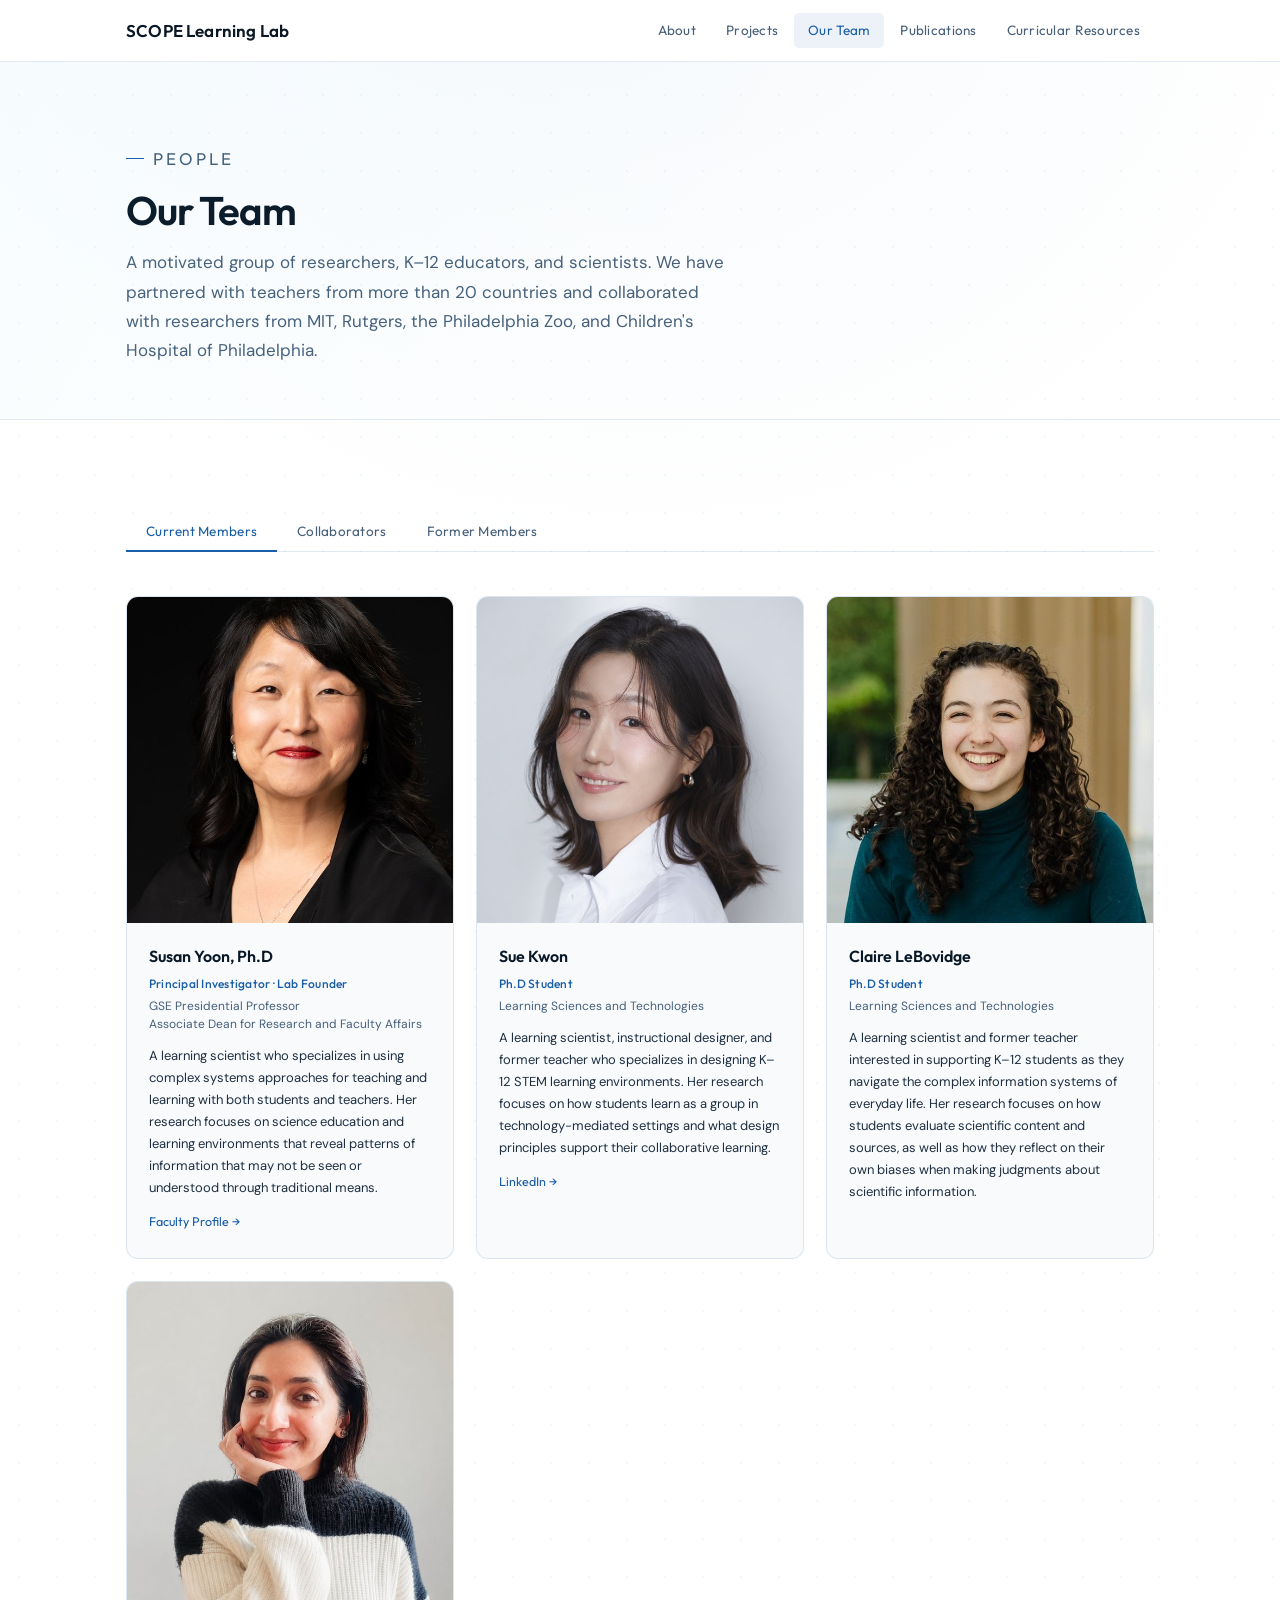
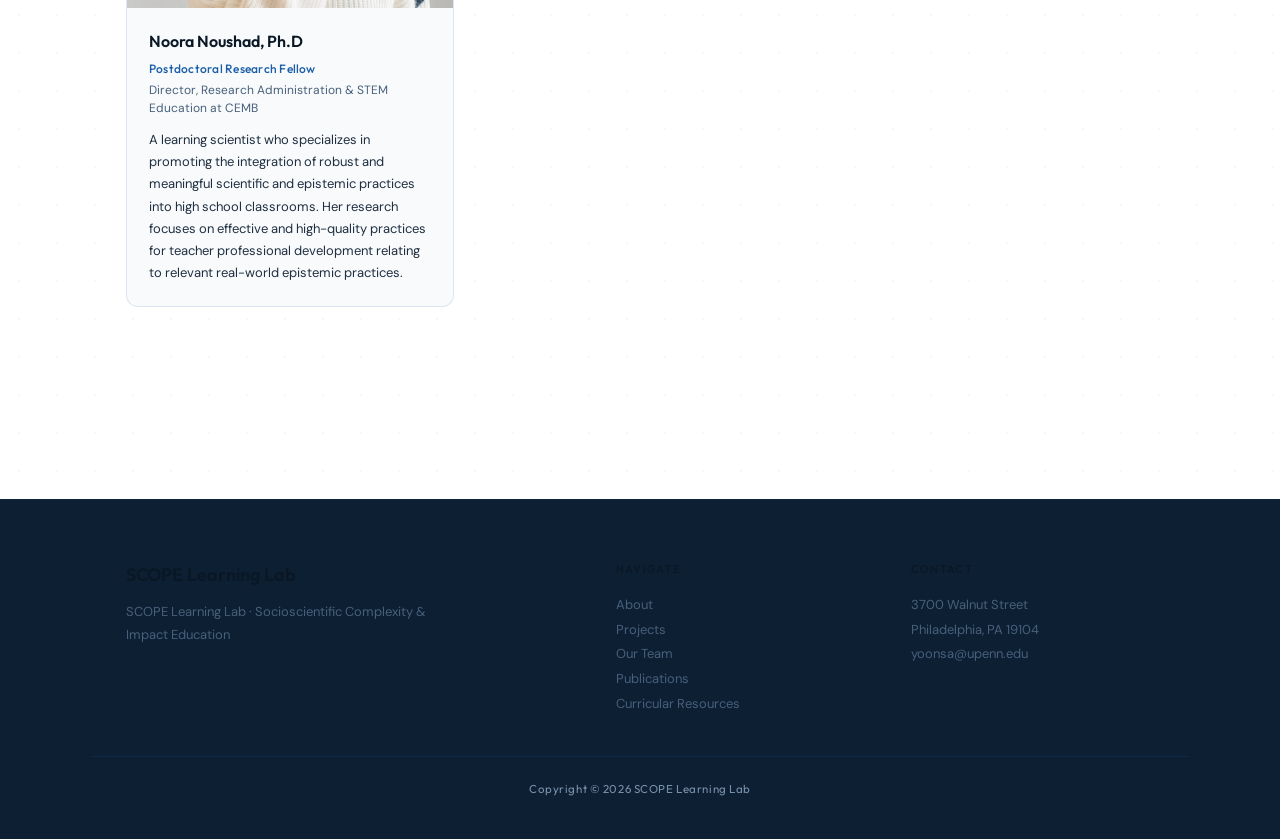
<file: pages/team.html>
<!DOCTYPE html>
<html lang="en">
<head>
  <meta charset="UTF-8"/>
  <meta name="viewport" content="width=device-width, initial-scale=1.0"/>
  <title>Our Team — SCOPE Learning Lab</title>
  <link rel="stylesheet" href="../assets/css/style.css"/>
  <style>
    /* ---- TABS ---- */
    .team-tabs {
      display: flex; gap: 0;
      border-bottom: 1px solid var(--border); margin-bottom: 44px;
    }
    .team-tab {
      font-family: var(--font-display); font-size: 13.5px; font-weight: 400;
      color: var(--text-muted); background: none; border: none; cursor: pointer;
      padding: 10px 20px; border-bottom: 2px solid transparent; margin-bottom: -1px;
      transition: color .14s, border-color .14s; letter-spacing: .02em;
    }
    .team-tab:hover   { color: var(--text-bright); }
    .team-tab.active  { color: var(--cyan); border-bottom-color: var(--cyan); }

    /* ---- CURRENT TEAM GRID ---- */
    .team-grid { display: grid; grid-template-columns: repeat(3,1fr); gap: 22px; }
    .team-card {
      background: var(--panel); border: 1px solid var(--border);
      border-radius: var(--radius-lg); overflow: hidden;
      transition: border-color .2s, box-shadow .2s;
    }
    .team-card:hover { border-color: var(--border-mid); box-shadow: var(--glow); }
    .team-photo { width:100%; aspect-ratio:1/1; overflow:hidden; background:var(--panel-light); }
    .team-photo img { width:100%; height:100%; object-fit:cover; }
    .team-photo-ph {
      width:100%; height:100%;
      display:flex; flex-direction:column; align-items:center; justify-content:center;
      gap:8px; color:var(--text-dim); font-size:11px; font-family:var(--font-display);
    }
    .team-photo-ph svg { opacity:.22; }
    .team-info { padding: 20px 22px 22px; }
    .team-name  { font-family:var(--font-display); font-size:16px; font-weight:600; color:var(--text-bright); }
    .team-role  { font-family:var(--font-display); font-size:12px; font-weight:500; color:var(--cyan); margin-top:3px; letter-spacing:.02em; }
    .team-affil { font-size:12px; color:var(--text-muted); margin-top:2px; line-height:1.5; }
    .team-bio   { font-size:13px; color:var(--text); margin-top:12px; line-height:1.7; }
    .team-link  { display:inline-flex; align-items:center; gap:5px; margin-top:12px; font-size:12.5px; color:var(--cyan); font-family:var(--font-display); }

    /* ---- COLLABORATORS GRID ---- */
    .collab-grid { display:grid; grid-template-columns:repeat(2,1fr); gap:14px; }
    .collab-card {
      background: var(--panel); border: 1px solid var(--border);
      border-radius: var(--radius-lg); padding: 20px 22px;
      display: flex; gap: 16px; align-items: flex-start;
      transition: border-color .2s, box-shadow .2s;
    }
    .collab-card:hover { border-color: var(--border-mid); box-shadow: 0 0 16px rgba(62,184,232,.1); }
    .collab-avatar {
      width: 46px; height: 46px; border-radius: 50%; flex-shrink: 0;
      background: var(--panel-light); border: 1px dashed var(--border-mid);
      display: flex; align-items: center; justify-content: center;
      font-family: var(--font-display); font-size: 14px; font-weight: 600; color: var(--text-muted);
      overflow: hidden;
    }
    .collab-avatar img { width:100%; height:100%; object-fit:cover; border-radius:50%; }
    /* TO ADD PHOTO: <img class="collab-avatar" src="../assets/images/name.jpg" alt="Name"> */
    .collab-info { flex:1; }
    .collab-name { font-family:var(--font-display); font-size:14.5px; font-weight:600; color:var(--text-bright); }
    .collab-title{ font-family:var(--font-display); font-size:11.5px; font-weight:500; color:var(--cyan); margin-top:2px; }
    .collab-role { font-size:12.5px; color:var(--text-muted); margin-top:5px; line-height:1.6; }
    .collab-link { display:inline-flex; align-items:center; gap:4px; margin-top:8px; font-size:12px; color:var(--cyan); font-family:var(--font-display); }

    /* ---- FORMER MEMBERS ---- */
    .former-grid { display:flex; flex-direction:column; gap:10px; }
    .former-card {
      background: var(--panel); border: 1px solid var(--border);
      border-radius: var(--radius); padding: 16px 20px;
      display: flex; align-items: center; gap: 14px;
      transition: border-color .15s;
    }
    .former-card:hover { border-color: var(--border-mid); }
    .former-av {
      width: 38px; height: 38px; border-radius: 50%; flex-shrink: 0;
      background: var(--panel-light); border: 1px dashed var(--border);
      display: flex; align-items: center; justify-content: center;
      font-family: var(--font-display); font-size: 12px; font-weight: 600; color: var(--text-dim);
    }
    .former-name { font-family:var(--font-display); font-size:14px; font-weight:500; color:var(--text-bright); }
    .former-role { font-size:12.5px; color:var(--text-muted); margin-top:1px; }
    .former-link { font-size:12px; color:var(--cyan); margin-left:auto; font-family:var(--font-display); flex-shrink:0; }

    /* section visibility */
    [data-section] { display:none; }
    [data-section="current"] { display:grid; }

    @media(max-width:900px){ .team-grid { grid-template-columns:repeat(2,1fr); } }
    @media(max-width:600px){
      .team-grid { grid-template-columns:1fr; }
      .collab-grid { grid-template-columns:1fr; }
    }
  </style>
</head>
<body>

<nav class="site-nav">
  <div class="nav-inner">
    <a href="../index.html" class="nav-logo">SCOPE Learning Lab</a>
    <div class="nav-links">
      <a href="../index.html">About</a>
      <a href="projects.html">Projects</a>
      <a href="team.html" class="active">Our Team</a>
      <a href="publications.html">Publications</a>
      <a href="curricular-resources.html">Curricular Resources</a>
    </div>
    <button class="nav-hamburger" aria-label="Toggle menu" aria-expanded="false">&#9776;</button>
  </div>
</nav>

<div class="page-header">
  <div class="container">
    <p class="section-label">People</p>
    <h1>Our Team</h1>
    <p>A motivated group of researchers, K–12 educators, and scientists. We have partnered with teachers from more than 20 countries and collaborated with researchers from MIT, Rutgers, the Philadelphia Zoo, and Children's Hospital of Philadelphia.</p>
  </div>
</div>

<main>
  <section class="section">
    <div class="container">

      <div class="team-tabs" role="tablist">
        <button class="team-tab active" data-tab="current" data-group="team" role="tab" aria-selected="true">Current Members</button>
        <button class="team-tab" data-tab="collab" data-group="team" role="tab" aria-selected="false">Collaborators</button>
        <button class="team-tab" data-tab="former" data-group="team" role="tab" aria-selected="false">Former Members</button>
      </div>

      <!-- =================== CURRENT MEMBERS =================== -->
      <div data-section="current" data-group="team" class="team-grid">

        <!-- Susan Yoon -->
        <div class="team-card">
          <div class="team-photo">
            <img src="../assets/images/susan-yoon.jpg" alt="Susan Yoon">
          </div>
          <div class="team-info">
            <div class="team-name">Susan Yoon, Ph.D</div>
            <div class="team-role">Principal Investigator · Lab Founder</div>
            <div class="team-affil">GSE Presidential Professor<br>Associate Dean for Research and Faculty Affairs</div>
            <div class="team-bio">A learning scientist who specializes in using complex systems approaches for teaching and learning with both students and teachers. Her research focuses on science education and learning environments that reveal patterns of information that may not be seen or understood through traditional means.</div>
            <a class="team-link" href="https://www.gse.upenn.edu/faculty/susan-yoon" target="_blank" rel="noopener">Faculty Profile →</a>
          </div>
        </div>

        <!-- Sue Kwon -->
        <div class="team-card">
          <div class="team-photo">
            <img src="../assets/images/sue-kwon.jpg" alt="Sue Kwon">
          </div>
          <div class="team-info">
            <div class="team-name">Sue Kwon</div>
            <div class="team-role">Ph.D Student</div>
            <div class="team-affil">Learning Sciences and Technologies</div>
            <div class="team-bio">A learning scientist, instructional designer, and former teacher who specializes in designing K–12 STEM learning environments. Her research focuses on how students learn as a group in technology-mediated settings and what design principles support their collaborative learning.</div>
            <a class="team-link" href="https://www.linkedin.com/in/hosuekwon/" target="_blank" rel="noopener">LinkedIn →</a>
          </div>
        </div>

        <!-- Claire LeBovidge -->
        <div class="team-card">
          <div class="team-photo">
            <img src="../assets/images/claire-lebovidge.jpg" alt="Claire LeBovidge">
          </div>
          <div class="team-info">
            <div class="team-name">Claire LeBovidge</div>
            <div class="team-role">Ph.D Student</div>
            <div class="team-affil">Learning Sciences and Technologies</div>
            <div class="team-bio">A learning scientist and former teacher interested in supporting K–12 students as they navigate the complex information systems of everyday life. Her research focuses on how students evaluate scientific content and sources, as well as how they reflect on their own biases when making judgments about scientific information.</div>
          </div>
        </div>

        <!-- Noora Noushad -->
        <div class="team-card">
          <div class="team-photo">
            <img src="../assets/images/noora-noushad.jpg" alt="Noora Noushad">
          </div>
          <div class="team-info">
            <div class="team-name">Noora Noushad, Ph.D</div>
            <div class="team-role">Postdoctoral Research Fellow</div>
            <div class="team-affil">Director, Research Administration &amp; STEM Education at CEMB</div>
            <div class="team-bio">A learning scientist who specializes in promoting the integration of robust and meaningful scientific and epistemic practices into high school classrooms. Her research focuses on effective and high-quality practices for teacher professional development relating to relevant real-world epistemic practices.</div>
          </div>
        </div>

      </div><!-- /current -->

      <!-- =================== COLLABORATORS =================== -->
      <div data-section="collab" data-group="team" class="collab-grid">

        <div class="collab-card">
          <img class="collab-avatar" src="../assets/images/lauren-denicola.jpg" alt="Lauren DeNicola">
          <div class="collab-info">
            <div class="collab-name">Lauren DeNicola</div>
            <div class="collab-title">Teacher of Biological Sciences</div>
            <div class="collab-role">A current high school Biology teacher who creates meaningful learning experiences for students that challenge their problem solving skills and offer opportunities for developing relevant scientific practices. Her classroom instruction integrates complex systems and epistemic practices to help students develop critical thinking strategies, and a scientific approach to make decisions about real-world problems.</div>
          </div>
        </div>

        <div class="collab-card">
          <div class="collab-avatar">ZY</div>
          <div class="collab-info">
            <div class="collab-name">Zhitong (Lin) Yang, Ed.D</div>
            <div class="collab-title">NJ Department of Education</div>
            <div class="collab-role">An expert in measurements and assessments of learning who specializes in high school and college-level assessment. His research focuses on K-12 science performance assessment, non-cognitive measures for workforce readiness, and higher education outcome measurement.</div>
          </div>
        </div>

        <div class="collab-card">
          <img class="collab-avatar" src="../assets/images/betty-chandy.jpg" alt="Betty Chandy">
          <div class="collab-info">
            <div class="collab-name">Betty Chandy, Ed.D</div>
            <div class="collab-title">Director, Technology Integration and Learning Design at Catalyst</div>
            <div class="collab-role">A designer and director of PASS at Catalyst. Her research and program design work explore online learning, computational thinking, teacher development, and the role of new technologies in expanding opportunity for students.</div>
            <a class="collab-link" href="https://www.gse.upenn.edu/faculty/betty-chandy" target="_blank" rel="noopener">Faculty Profile →</a>
          </div>
        </div>

        <div class="collab-card">
          <img class="collab-avatar" src="../assets/images/tugce-aldemir.jpg" alt="Tugce Aldemir">
          <div class="collab-info">
            <div class="collab-name">Tugce Aldemir, Ph.D</div>
            <div class="collab-title">Assistant Professor at Texas A&amp;M University</div>
            <div class="collab-role">An expert in classroom-ready designs and technology-supported learning experiences that braid key computing competencies. Currently leading two internally funded projects: (1) AI literacy &amp; CT for non-CS preservice teachers; (2) Sustainable agriculture &amp; AI mentor for middle school, rural contexts.</div>
            <a class="collab-link" href="https://directory.education.tamu.edu/view/taldemir" target="_blank" rel="noopener">Faculty Profile →</a>
          </div>
        </div>

        <div class="collab-card">
          <img class="collab-avatar" src="../assets/images/amanda-cottone.jpg" alt="Amanda Cottone">
          <div class="collab-info">
            <div class="collab-name">Amanda Cottone, Ed.D</div>
            <div class="collab-title">Director, Research Administration &amp; STEM Education at CEMB</div>
            <div class="collab-role">A STEM education specialist who expands the impact of the RET program. Her research focuses on K-12 students' development of data literacy and scientific reasoning skills through the use of classroom technologies and engagement in inquiry, real-world data collection, and problem-based learning.</div>
            <a class="collab-link" href="https://cemb.upenn.edu/about-cemb/staff/" target="_blank" rel="noopener">Staff Profile →</a>
          </div>
        </div>

        <div class="collab-card">
          <img class="collab-avatar" src="../assets/images/jooeun-shim.jpg" alt="Jooeun Shim">
          <div class="collab-info">
            <div class="collab-name">Jooeun Shim, Ed.D</div>
            <div class="collab-title">Assistant Professor of Teaching, Teachers College, Columbia University</div>
            <div class="collab-role">An app designer, learning scientist, and mobile learning expert who specializes in supporting teachers as they integrate novel technologies and teaching methods into their classroom instruction. Her research focuses on culturally relevant teaching for STEM integration in K-12 classrooms.</div>
            <a class="collab-link" href="https://www.tc.columbia.edu/faculty/js4719/" target="_blank" rel="noopener">Faculty Profile →</a>
          </div>
        </div>

        <div class="collab-card">
          <img class="collab-avatar" src="../assets/images/kate-miller.jpg" alt="Kate Miller">
          <div class="collab-info">
            <div class="collab-name">Kate Miller, Ph.D</div>
            <div class="collab-title">Research Associate at The Concord Consortium</div>
            <div class="collab-role">An expert in data literacy who specializes in integrating data literacy in K-12 and interdisciplinary contexts. Her research focuses on pedagogical content knowledge for data literacy and practical applications for data literacy in schools.</div>
            <a class="collab-link" href="https://concord.org/about/staff/kate-miller/" target="_blank" rel="noopener">Staff Profile →</a>
          </div>
        </div>

        <div class="collab-card">
          <img class="collab-avatar" src="../assets/images/jacqueline-katz.jpg" alt="Jacqueline Katz">
          <div class="collab-info">
            <div class="collab-name">Jacqueline Katz</div>
            <div class="collab-title">K-12 Science Supervisor, Princeton Public Schools</div>
            <div class="collab-role">Prior to this role, she spent 13 years teaching high school Biology, Chemistry, and Research. Her classroom goals include cultivating a strong foundation for inquiry and authentic scientific practices. She has been a member of the DeTECT team for nearly a decade, contributing to instructional tools that support the development of students' scientific epistemic practices.</div>
          </div>
        </div>

        <div class="collab-card">
          <img class="collab-avatar" src="../assets/images/jennifer-smolyn.jpg" alt="Jennifer Smolyn">
          <div class="collab-info">
            <div class="collab-name">Jennifer Smolyn</div>
            <div class="collab-title">Biology &amp; Research Teacher, Princeton High School</div>
            <div class="collab-role">A current public school teacher teaching freshman and AP Biology, as well as a three-year Research Program. Her educational interests include curriculum development, promoting data literacy and scientific reasoning, providing authentic student research experiences, and engaging in teacher leadership.</div>
          </div>
        </div>

        <div class="collab-card">
          <img class="collab-avatar" src="../assets/images/chris-sikich.jpg" alt="Chris Sikich">
          <div class="collab-info">
            <div class="collab-name">Chris Sikich</div>
            <div class="collab-title">Collaborator · K-12 Bioinformatics</div>
          </div>
        </div>

        <div class="collab-card">
          <img class="collab-avatar" src="../assets/images/jake-zimny.jpg" alt="Jake Zimny">
          <div class="collab-info">
            <div class="collab-name">Jake Zimny</div>
            <div class="collab-title">Collaborator</div>
          </div>
        </div>

      </div><!-- /collaborators -->

      <!-- =================== FORMER MEMBERS =================== -->
      <div data-section="former" data-group="team" class="former-grid">

        <div class="former-card">
          <div class="former-av">CE</div>
          <div>
            <div class="former-name">Chad Evans, Ph.D</div>
            <div class="former-role">Teacher</div>
          </div>
        </div>

        <div class="former-card">
          <div class="former-av">AM</div>
          <div>
            <div class="former-name">Amin Marei, Ph.D</div>
            <div class="former-role">Adjunct Lecturer on Education, Harvard Graduate School of Education</div>
          </div>
          <a class="former-link" href="https://www.gse.harvard.edu/directory/faculty/amin-marei" target="_blank" rel="noopener">Bio →</a>
        </div>

        <div class="former-card">
          <div class="former-av">JV</div>
          <div>
            <div class="former-name">Jacqueline Van Schooneveld, Ed.D</div>
            <div class="former-role">Professor at West Chester University</div>
          </div>
          <a class="former-link" href="https://www.wcupa.edu/education-socialWork/earlyMiddleGrades/jSchooneveld.aspx" target="_blank" rel="noopener">Bio →</a>
        </div>

        <div class="former-card">
          <div class="former-av">SG</div>
          <div>
            <div class="former-name">Sao-Ee Goh, Ph.D</div>
            <div class="former-role">Director at Ministry of Education, Singapore</div>
          </div>
        </div>

        <div class="former-card">
          <div class="former-av">KB</div>
          <div>
            <div class="former-name">Kira Baker-Doyle, Ph.D</div>
            <div class="former-role">Associate Professor at University of Illinois Chicago</div>
          </div>
          <a class="former-link" href="https://education.uic.edu/profiles/baker-doyle-kira/" target="_blank" rel="noopener">Bio →</a>
        </div>

        <div class="former-card">
          <div class="former-av">JL</div>
          <div>
            <div class="former-name">Joyce Lin, Ed.D</div>
            <div class="former-role">Associate Director, Teacher Development at Knowles Teacher Initiative</div>
          </div>
          <a class="former-link" href="https://knowlesteachers.org/bios/joyce-lin-3" target="_blank" rel="noopener">Bio →</a>
        </div>

        <div class="former-card">
          <div class="former-av">JK</div>
          <div>
            <div class="former-name">Jessica Koehler, Ph.D</div>
            <div class="former-role">Director of Research, Evaluation and Strategic Integration at Wake Forest University</div>
          </div>
          <a class="former-link" href="https://leadershipandcharacter.wfu.edu/people/jessica-koehler/" target="_blank" rel="noopener">Bio →</a>
        </div>

        <div class="former-card">
          <div class="former-av">LL</div>
          <div>
            <div class="former-name">Lei Liu, Ph.D</div>
            <div class="former-role">Research Director at ETS · Adjunct Professor at University of Pennsylvania</div>
          </div>
          <a class="former-link" href="https://orcid.org/0000-0002-8327-2700" target="_blank" rel="noopener">ORCID →</a>
        </div>

        <div class="former-card">
          <div class="former-av">TR</div>
          <div>
            <div class="former-name">Thomas Richman, Ph.D</div>
          </div>
        </div>

        <div class="former-card">
          <div class="former-av">EA</div>
          <div>
            <div class="former-name">Emma Anderson, Ph.D</div>
            <div class="former-role">Research Scientist at MIT</div>
          </div>
          <a class="former-link" href="https://education.mit.edu/person/emma-anderson/" target="_blank" rel="noopener">Bio →</a>
        </div>

        <div class="former-card">
          <div class="former-av">MP</div>
          <div>
            <div class="former-name">Miyoung Park</div>
          </div>
        </div>

      </div><!-- /former -->

    </div>
  </section>
</main>

<footer class="site-footer">
  <div class="footer-inner">
    <div>
      <div class="footer-logo">SCOPE Learning Lab</div>
      <p class="footer-desc">SCOPE Learning Lab · Socioscientific Complexity & Impact Education</p>
    </div>
    <div class="footer-col">
      <h4>Navigate</h4>
      <p><a href="../index.html">About</a><br><a href="projects.html">Projects</a><br><a href="team.html">Our Team</a><br><a href="publications.html">Publications</a><br><a href="curricular-resources.html">Curricular Resources</a></p>
    </div>
    <div class="footer-col">
      <h4>Contact</h4>
      <p>3700 Walnut Street<br>Philadelphia, PA 19104<br><a href="mailto:yoonsa@upenn.edu">yoonsa@upenn.edu</a></p>
    </div>
  </div>
  <div class="footer-bottom">Copyright © 2026 SCOPE Learning Lab</div>
</footer>
<script src="../assets/js/main.js"></script>
</body>
</html>
</file>
<file: assets/css/style.css>
/* =============================================
   CRADLE LAB — Global Stylesheet v2
   Inspired by: complex systems, network nodes,
   agent-based simulations, data visualization
   Font: Outfit (display) + DM Sans (body)
   Theme: Deep space blue, luminous nodes
   ============================================= */

@import url('https://fonts.googleapis.com/css2?family=Outfit:wght@300;400;500;600;700&family=DM+Sans:ital,opsz,wght@0,9..40,300;0,9..40,400;0,9..40,500;1,9..40,300&display=swap');

*, *::before, *::after { box-sizing: border-box; margin: 0; padding: 0; }

:root {
  --deep:        #f0f4f8;
  --navy:        #ffffff;
  --navy-mid:    #f5f8fb;
  --panel:       #f8fafc;
  --panel-light: #eef2f7;

  --cyan:        #1a5ea8;
  --cyan-dim:    rgba(26,94,168,0.08);
  --cyan-glow:   rgba(26,94,168,0.18);
  --amber:       #c97a1e;
  --coral:       #b83a2a;
  --node-white:  #0d3b6e;

  --text:        #1f2f40;
  --text-bright: #0a1826;
  --text-muted:  #47607a;
  --text-dim:    #7891aa;

  --border:      rgba(26,94,168,0.13);
  --border-mid:  rgba(26,94,168,0.25);

  --radius:      6px;
  --radius-lg:   12px;
  --radius-xl:   18px;
  --glow:        0 0 24px rgba(62,184,232,0.18);
  --shadow:      0 4px 24px rgba(0,0,0,0.45);

  --font-display: 'Outfit', sans-serif;
  --font:         'DM Sans', sans-serif;
  --max-w:        1100px;
  --nav-h:        62px;
}

html { scroll-behavior: smooth; }

body {
  font-family: var(--font);
  color: var(--text);
  background: var(--navy);
  font-size: 18px;
  font-weight: 400;
  line-height: 1.72;
  -webkit-font-smoothing: antialiased;
  background-image:
    radial-gradient(ellipse 90% 45% at 50% -5%, rgba(26,94,168,0.04) 0%, transparent 65%),
    radial-gradient(rgba(26,94,168,0.05) 1px, transparent 1px);
  background-size: 100% 100%, 38px 38px;
}

img { max-width: 100%; display: block; }
a   { color: var(--cyan); text-decoration: none; transition: color 0.15s; }
a:hover { color: var(--node-white); }

/* ---- LAYOUT ---- */
.container { max-width: var(--max-w); margin: 0 auto; padding: 0 36px; }

/* ---- NAV ---- */
nav.site-nav {
  position: sticky; top: 0; z-index: 100;
  height: var(--nav-h);
  background: rgba(255,255,255,0.94);
  border-bottom: 1px solid var(--border);
  backdrop-filter: blur(18px);
  -webkit-backdrop-filter: blur(18px);
}
.nav-inner {
  max-width: var(--max-w); margin: 0 auto; padding: 0 36px;
  height: 100%; display: flex; align-items: center; justify-content: space-between;
}
.nav-logo {
  font-family: var(--font-display); font-size: 17px; font-weight: 600;
  color: var(--text-bright); text-decoration: none;
  display: flex; align-items: center; gap: 10px;
  letter-spacing: 0.01em;
}
.logo-node {
  width: 9px; height: 9px; border-radius: 50%;
  background: var(--cyan);
  box-shadow: 0 0 8px var(--cyan), 0 0 18px var(--cyan-glow);
  flex-shrink: 0; display: inline-block;
}
.nav-links { display: flex; gap: 2px; }
.nav-links a {
  font-family: var(--font-display); font-size: 13.5px; font-weight: 400;
  color: var(--text-muted); padding: 6px 14px; border-radius: 5px;
  text-decoration: none; transition: color 0.15s, background 0.15s;
  letter-spacing: 0.02em;
}
.nav-links a:hover  { color: var(--text-bright); background: var(--cyan-dim); }
.nav-links a.active { color: var(--cyan); background: var(--cyan-dim); }
.nav-hamburger { display: none; background: none; border: none; cursor: pointer; color: var(--text); font-size: 22px; }

/* ---- PAGE HEADER ---- */
.page-header {
  padding: 68px 0 54px;
  border-bottom: 1px solid var(--border);
  position: relative; overflow: hidden;
}
.page-header::after {
  content: ''; position: absolute; inset: 0;
  background: linear-gradient(120deg, rgba(62,184,232,0.04) 0%, transparent 55%);
  pointer-events: none;
}
.section-label {
  font-family: var(--font-display); font-size: 10.5px; font-weight: 500;
  letter-spacing: 0.18em; text-transform: uppercase; color: var(--cyan);
  margin-bottom: 14px; display: flex; align-items: center; gap: 9px;
}
.section-label::before {
  content: ''; width: 18px; height: 1px; background: var(--cyan); display: block;
}
.page-header h1 {
  font-family: var(--font-display); font-size: 40px; font-weight: 600;
  color: var(--text-bright); letter-spacing: -0.025em; line-height: 1.18;
}
.page-header p {
  margin-top: 14px; color: var(--text-muted); font-size: 17px;
  max-width: 600px; font-weight: 400;
}

/* ---- SECTION ---- */
.section { padding: 92px 0; }
.section + .section { border-top: 1px solid var(--border); }
.section h2 {
  font-family: var(--font-display); font-size: 28px; font-weight: 600;
  color: var(--text-bright); letter-spacing: -0.02em; margin-bottom: 32px;
}
.section h3 {
  font-family: var(--font-display); font-size: 17px; font-weight: 500;
  color: var(--text-bright); margin-bottom: 8px;
}

/* ---- SECTION DIVIDER ---- */
.sec-divider {
  display: flex; align-items: center; gap: 14px; margin: 56px 0 24px;
}
.sec-divider span {
  font-family: var(--font-display); font-size: 10.5px; font-weight: 500;
  letter-spacing: 0.16em; text-transform: uppercase; color: var(--cyan);
  white-space: nowrap; display: flex; align-items: center; gap: 8px;
}
.sec-divider span::before {
  content: ''; width: 6px; height: 6px; border-radius: 50%;
  background: var(--cyan); box-shadow: 0 0 8px var(--cyan-glow);
}
.sec-divider .line { flex: 1; height: 1px; background: linear-gradient(to right, var(--border-mid), transparent); }

/* ---- CARDS ---- */
.card {
  background: var(--panel); border: 1px solid var(--border);
  border-radius: var(--radius-lg); padding: 28px;
  transition: border-color 0.2s, box-shadow 0.2s;
}
.card:hover { border-color: var(--border-mid); box-shadow: var(--glow); }

/* ---- TAGS ---- */
.tag {
  display: inline-block; font-family: var(--font-display);
  font-size: 10.5px; font-weight: 500; letter-spacing: 0.05em;
  padding: 3px 10px; border-radius: 20px;
  background: var(--cyan-dim); color: var(--cyan);
  border: 1px solid rgba(62,184,232,0.22);
}
.tag.nsf    { background: rgba(62,200,120,0.09); color: #3ecb7a; border-color: rgba(62,200,120,0.22); }
.tag.past   { background: rgba(85,112,144,0.10); color: var(--text-muted); border-color: rgba(85,112,144,0.2); }
.tag.award  { background: rgba(232,145,62,0.10); color: var(--amber); border-color: rgba(232,145,62,0.22); }
.tag.inpress{ background: rgba(217,79,61,0.09); color: #e07060; border-color: rgba(217,79,61,0.2); }

/* ---- BUTTONS ---- */
.btn {
  display: inline-flex; align-items: center; gap: 7px;
  padding: 10px 22px; border-radius: var(--radius);
  font-family: var(--font-display); font-size: 13.5px; font-weight: 500;
  letter-spacing: 0.01em; cursor: pointer; text-decoration: none;
  transition: all 0.18s; border: none;
}
.btn-primary { background: var(--cyan); color: var(--deep); box-shadow: 0 0 20px rgba(62,184,232,0.22); }
.btn-primary:hover { background: var(--node-white); color: var(--deep); box-shadow: 0 0 30px rgba(62,184,232,0.38); text-decoration: none; }
.btn-outline { background: transparent; color: var(--cyan); border: 1px solid var(--border-mid); }
.btn-outline:hover { background: var(--cyan-dim); border-color: var(--cyan); text-decoration: none; }

/* ---- PHOTO PLACEHOLDER ---- */
.photo-placeholder {
  width: 100%; aspect-ratio: 1/1;
  background: var(--panel-light); border: 1px dashed var(--border-mid);
  border-radius: var(--radius-lg);
  display: flex; flex-direction: column; align-items: center; justify-content: center;
  gap: 8px; color: var(--text-dim); font-size: 11px;
  font-family: var(--font-display); letter-spacing: 0.04em;
}
.photo-placeholder svg { opacity: 0.25; }
/* TO ADD PHOTO: replace entire .photo-placeholder div with:
   <img src="../assets/images/name.jpg" alt="Name"
        style="width:100%;aspect-ratio:1/1;object-fit:cover;border-radius:var(--radius-lg)"> */

/* ---- FOOTER ---- */
footer.site-footer {
  background: #0d1f33; border-top: 1px solid var(--border);
  padding: 60px 0 40px; margin-top: 100px;
}
.footer-inner {
  max-width: var(--max-w); margin: 0 auto; padding: 0 36px;
  display: grid; grid-template-columns: 1.8fr 1fr 1fr; gap: 52px;
}
.footer-logo {
  font-family: var(--font-display); font-size: 18px; font-weight: 600;
  color: var(--text-bright); margin-bottom: 10px;
  display: flex; align-items: center; gap: 10px;
}
.footer-desc { font-size: 13px; color: var(--text-muted); line-height: 1.75; max-width: 300px; }
.footer-col h4 {
  font-family: var(--font-display); color: var(--text-bright);
  font-size: 11px; font-weight: 500; letter-spacing: 0.12em;
  text-transform: uppercase; margin-bottom: 14px;
}
.footer-col p, .footer-col a { font-size: 13px; line-height: 1.9; color: var(--text-muted); }
.footer-col a:hover { color: var(--cyan); }
.footer-bottom {
  max-width: var(--max-w); margin: 40px auto 0; padding: 22px 36px 0;
  border-top: 1px solid var(--border);
  text-align: center; font-size: 11.5px; color: var(--text-dim);
  font-family: var(--font-display); letter-spacing: 0.05em;
}

/* ---- RESPONSIVE ---- */
@media (max-width: 768px) {
  .container { padding: 0 20px; }
  .nav-links  { display: none; }
  .nav-links.open {
    display: flex; flex-direction: column;
    position: absolute; top: var(--nav-h); left: 0; right: 0;
    background: rgba(255,255,255,0.97); border-bottom: 1px solid var(--border);
    padding: 12px 20px 20px; gap: 2px; backdrop-filter: blur(18px);
  }
  .nav-hamburger { display: block; }
  .footer-inner  { grid-template-columns: 1fr; gap: 32px; }
  .page-header h1 { font-size: 28px; }
}
</file>
